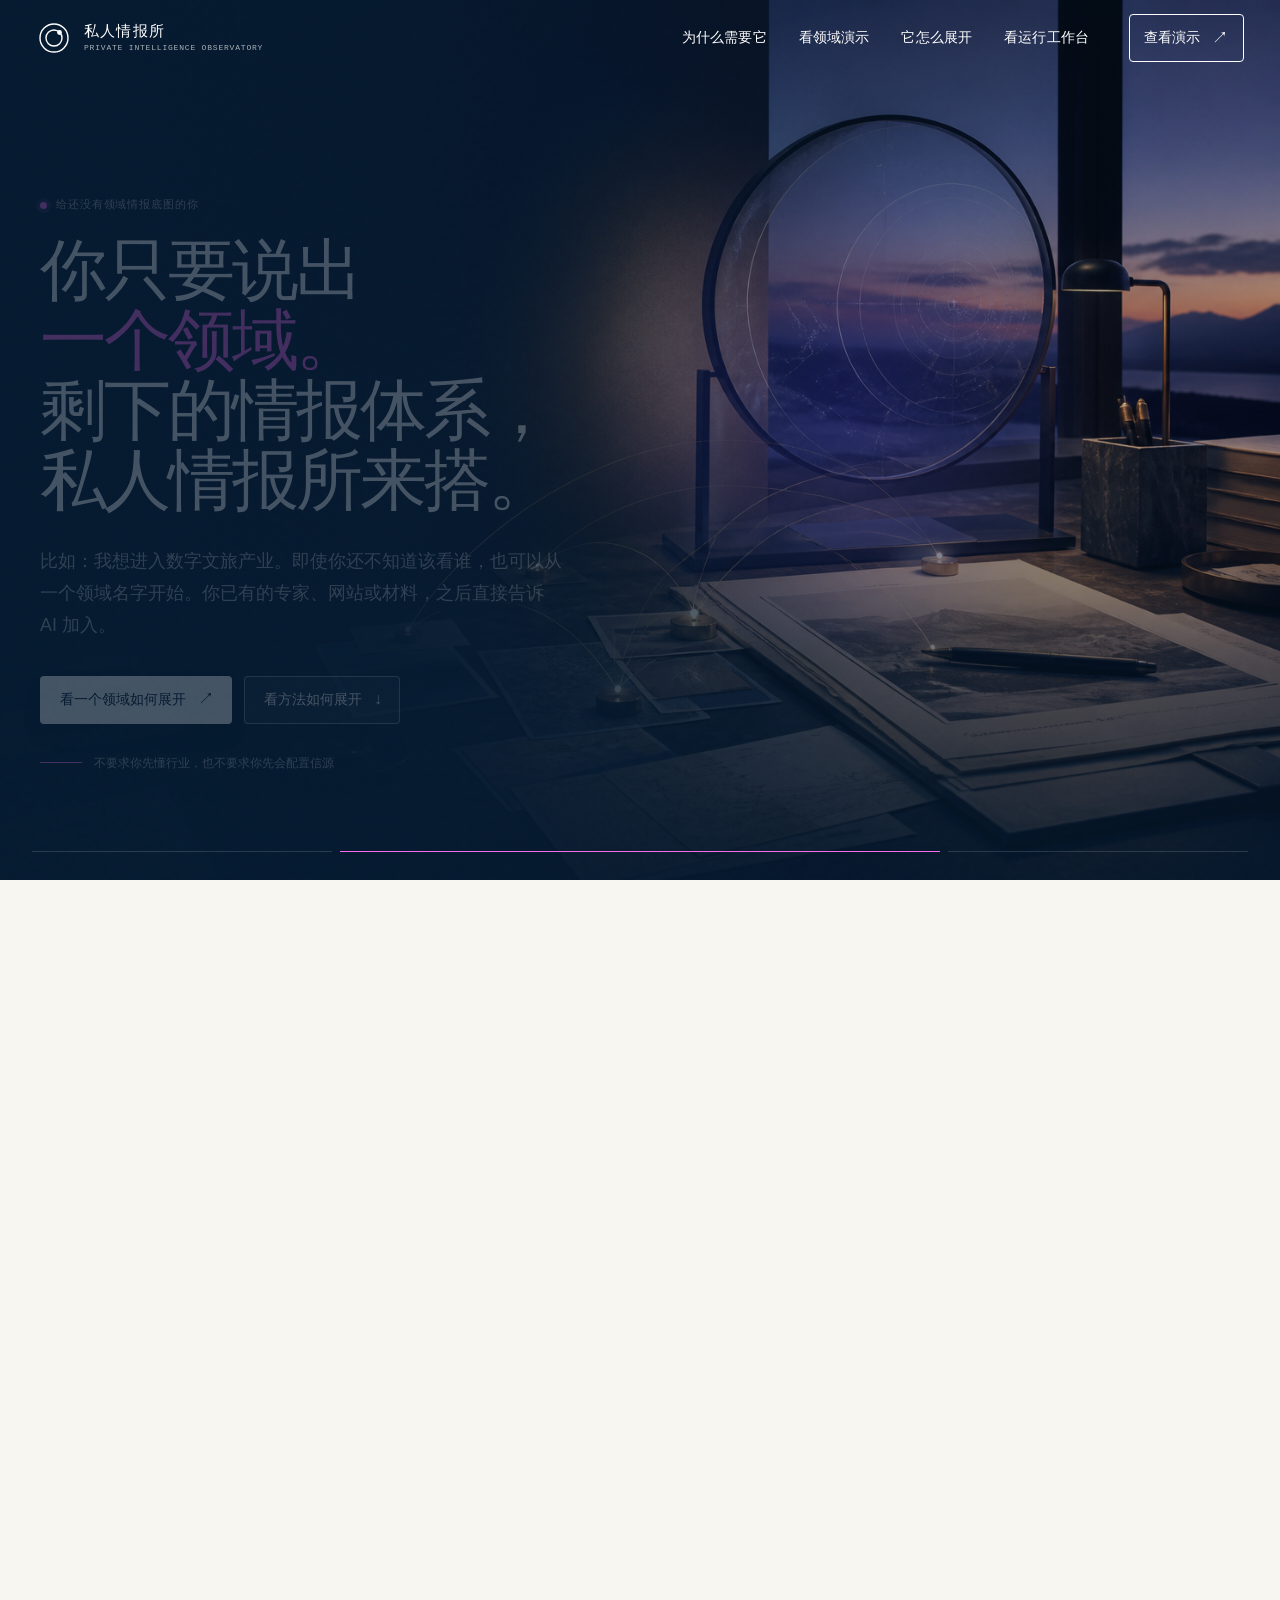
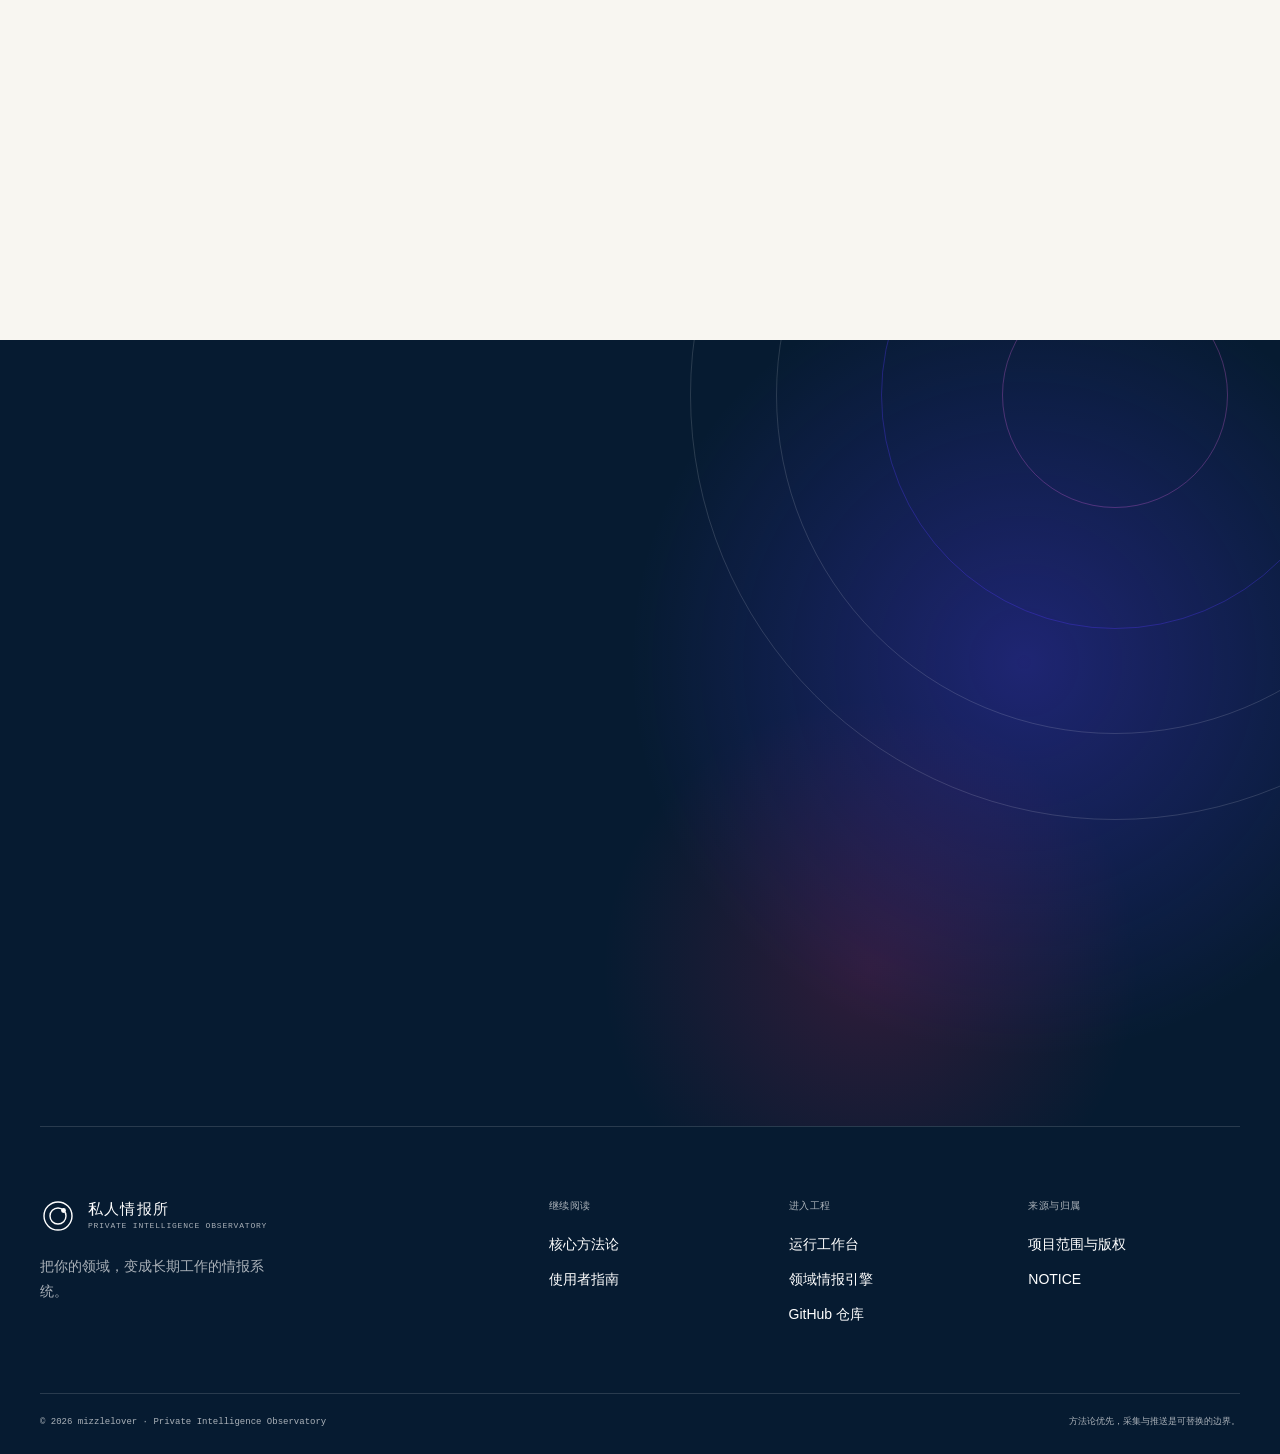
<file: index.html>
<!doctype html>
<html lang="zh-CN">
  <head>
    <meta charset="utf-8" />
    <meta name="viewport" content="width=device-width, initial-scale=1" />
    <meta http-equiv="refresh" content="0; url=./demo/" />
    <link rel="canonical" href="https://mizzlelover.github.io/private-intelligence-observatory/demo/" />
    <link rel="icon" href="data:," />
    <title>私人情报所｜从一个领域开始建立情报知识域</title>
    <meta name="description" content="给我一个领域，私人情报所帮你把这个领域应有的知识体系与情报体系搭起来，再持续更新和推送。" />
    <style>
      :root {
        --fallback-ink: #061B31;
        --fallback-white: #FFFFFF;
        --fallback-white-66: rgb(255 255 255 / 66%);
        --fallback-min-height: 100vh;
        --fallback-content-max-width: 640px;
        --fallback-page-gutter: 48px;
        --fallback-body-size: 16px;
        --fallback-body-line-height: 1.7;
        --fallback-link-margin-top: 12px;
        --fallback-link-padding: 12px 18px;
        --fallback-link-radius: 4px;
        --fallback-font: -apple-system, BlinkMacSystemFont, "PingFang SC", "Microsoft YaHei", sans-serif;
        color-scheme: dark;
      }

      body {
        min-height: var(--fallback-min-height);
        margin: 0;
        display: grid;
        place-items: center;
        color: var(--fallback-white);
        background: var(--fallback-ink);
        font: var(--fallback-body-size) / var(--fallback-body-line-height) var(--fallback-font);
      }

      main {
        width: min(var(--fallback-content-max-width), calc(100% - var(--fallback-page-gutter)));
      }

      p {
        color: var(--fallback-white-66);
      }

      a {
        display: inline-block;
        margin-top: var(--fallback-link-margin-top);
        padding: var(--fallback-link-padding);
        color: var(--fallback-ink);
        background: var(--fallback-white);
        text-decoration: none;
        border-radius: var(--fallback-link-radius);
      }
    </style>
  </head>
  <body>
    <main>
      <p>PRIVATE INTELLIGENCE OBSERVATORY</p>
      <h1>私人情报所</h1>
      <p>正在进入面向领域使用者的情报体系演示站。给出一个行业、产业或知识域，私人情报所从一个领域开始，帮你把知识体系与情报体系搭起来。</p>
      <a href="./demo/">进入演示站 <span aria-hidden="true">↗</span></a>
    </main>
  </body>
</html>
</file>
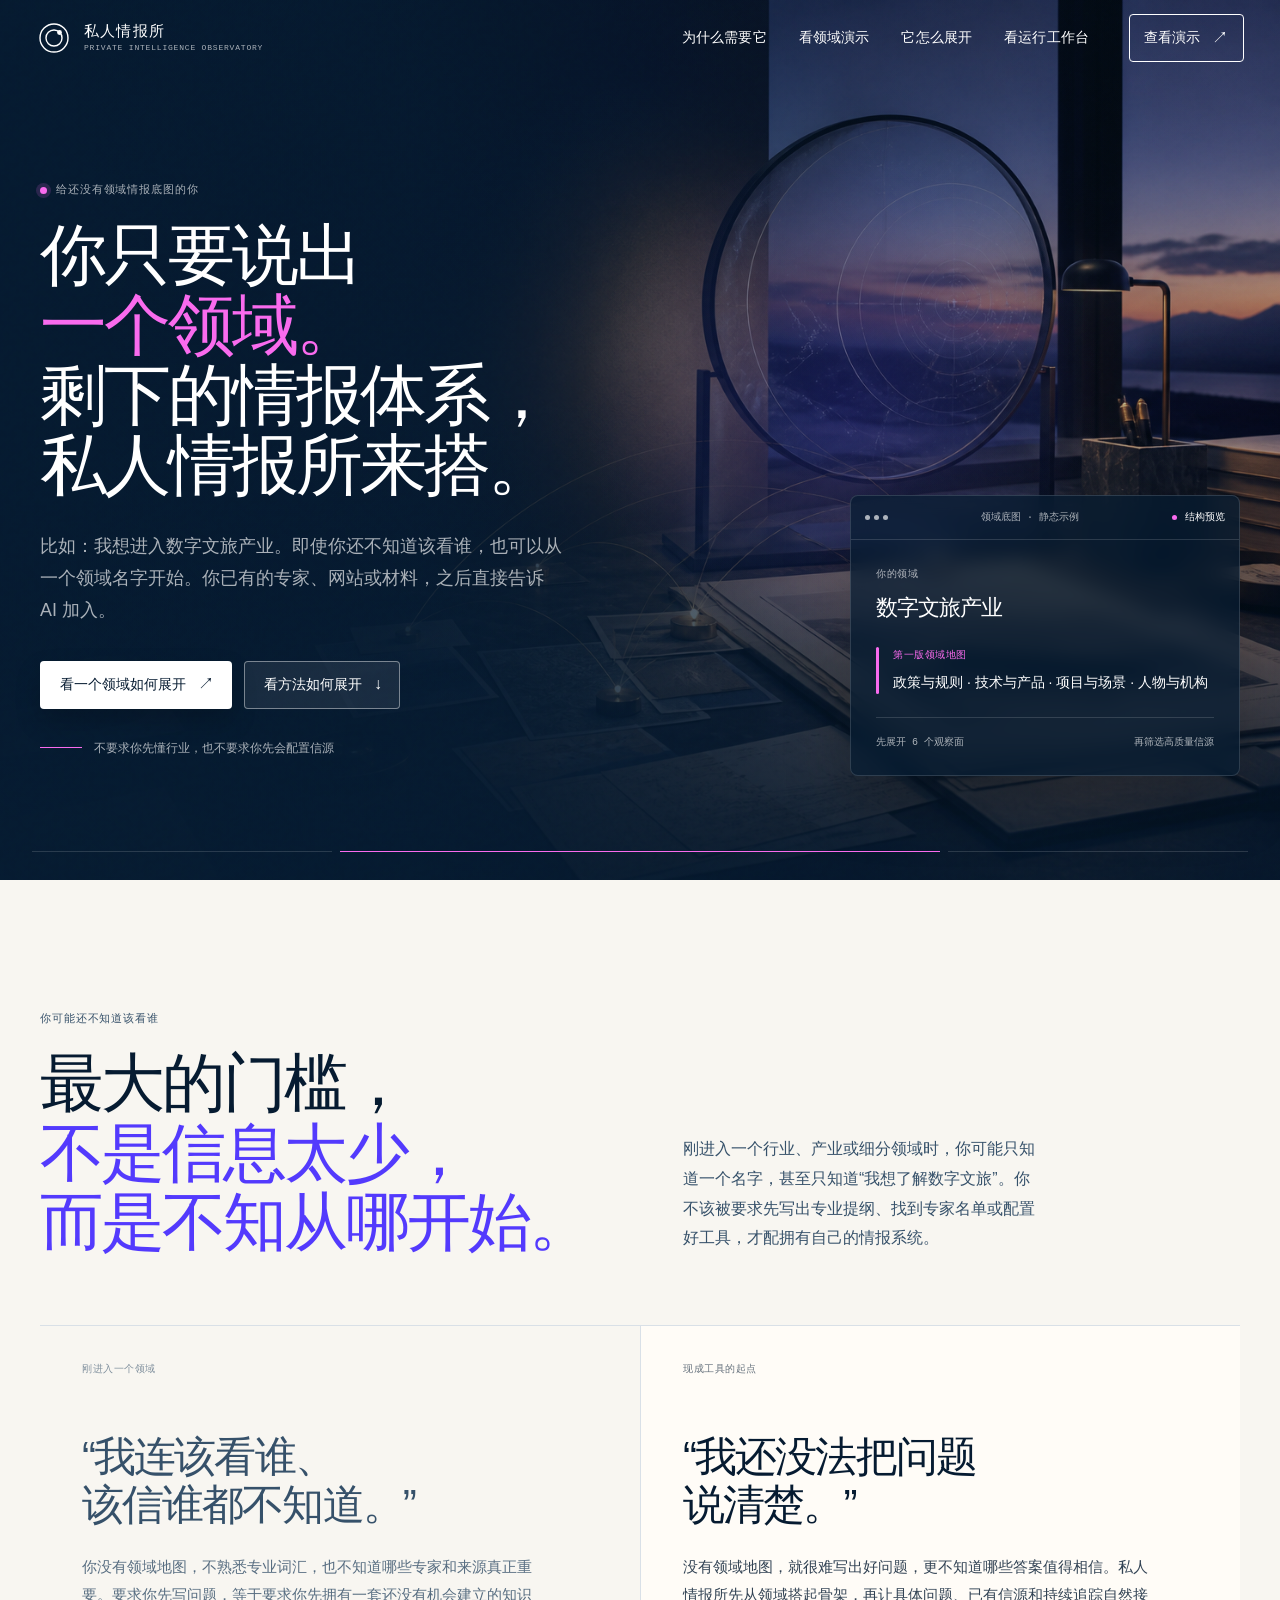
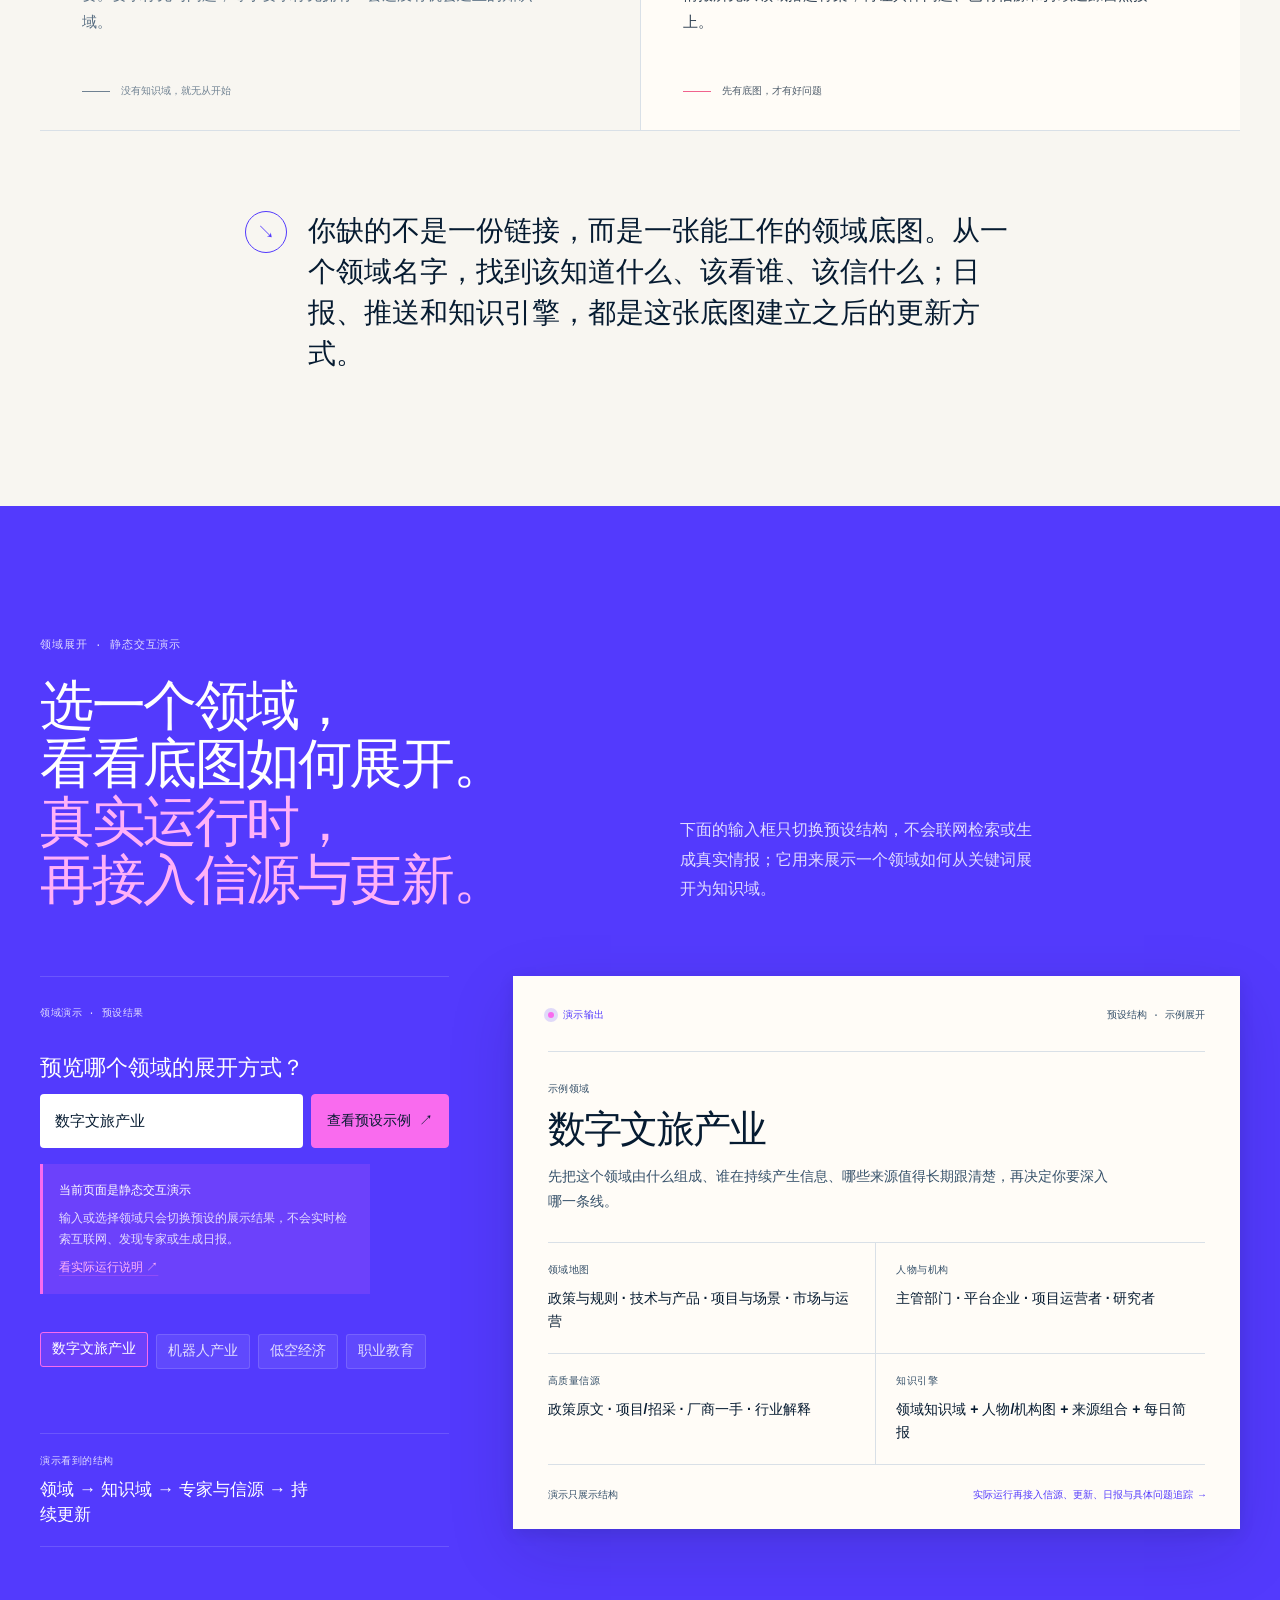
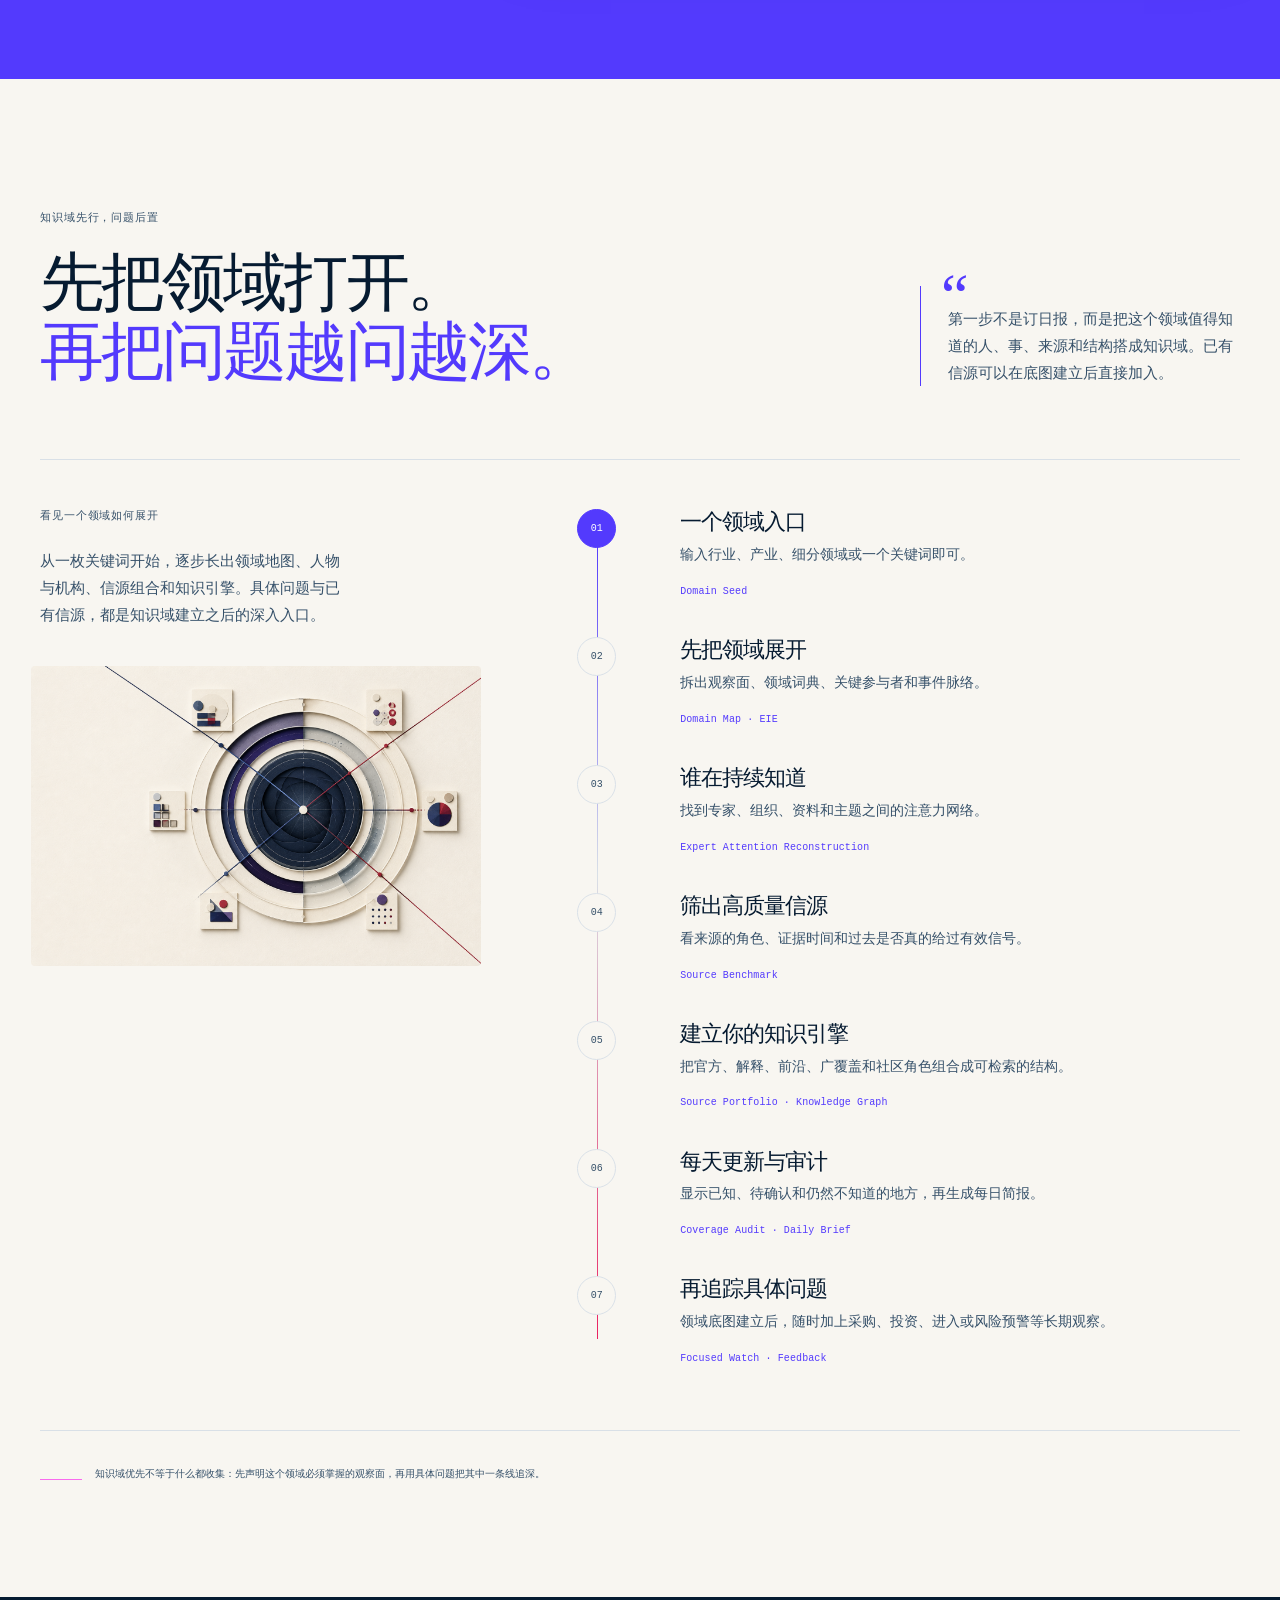
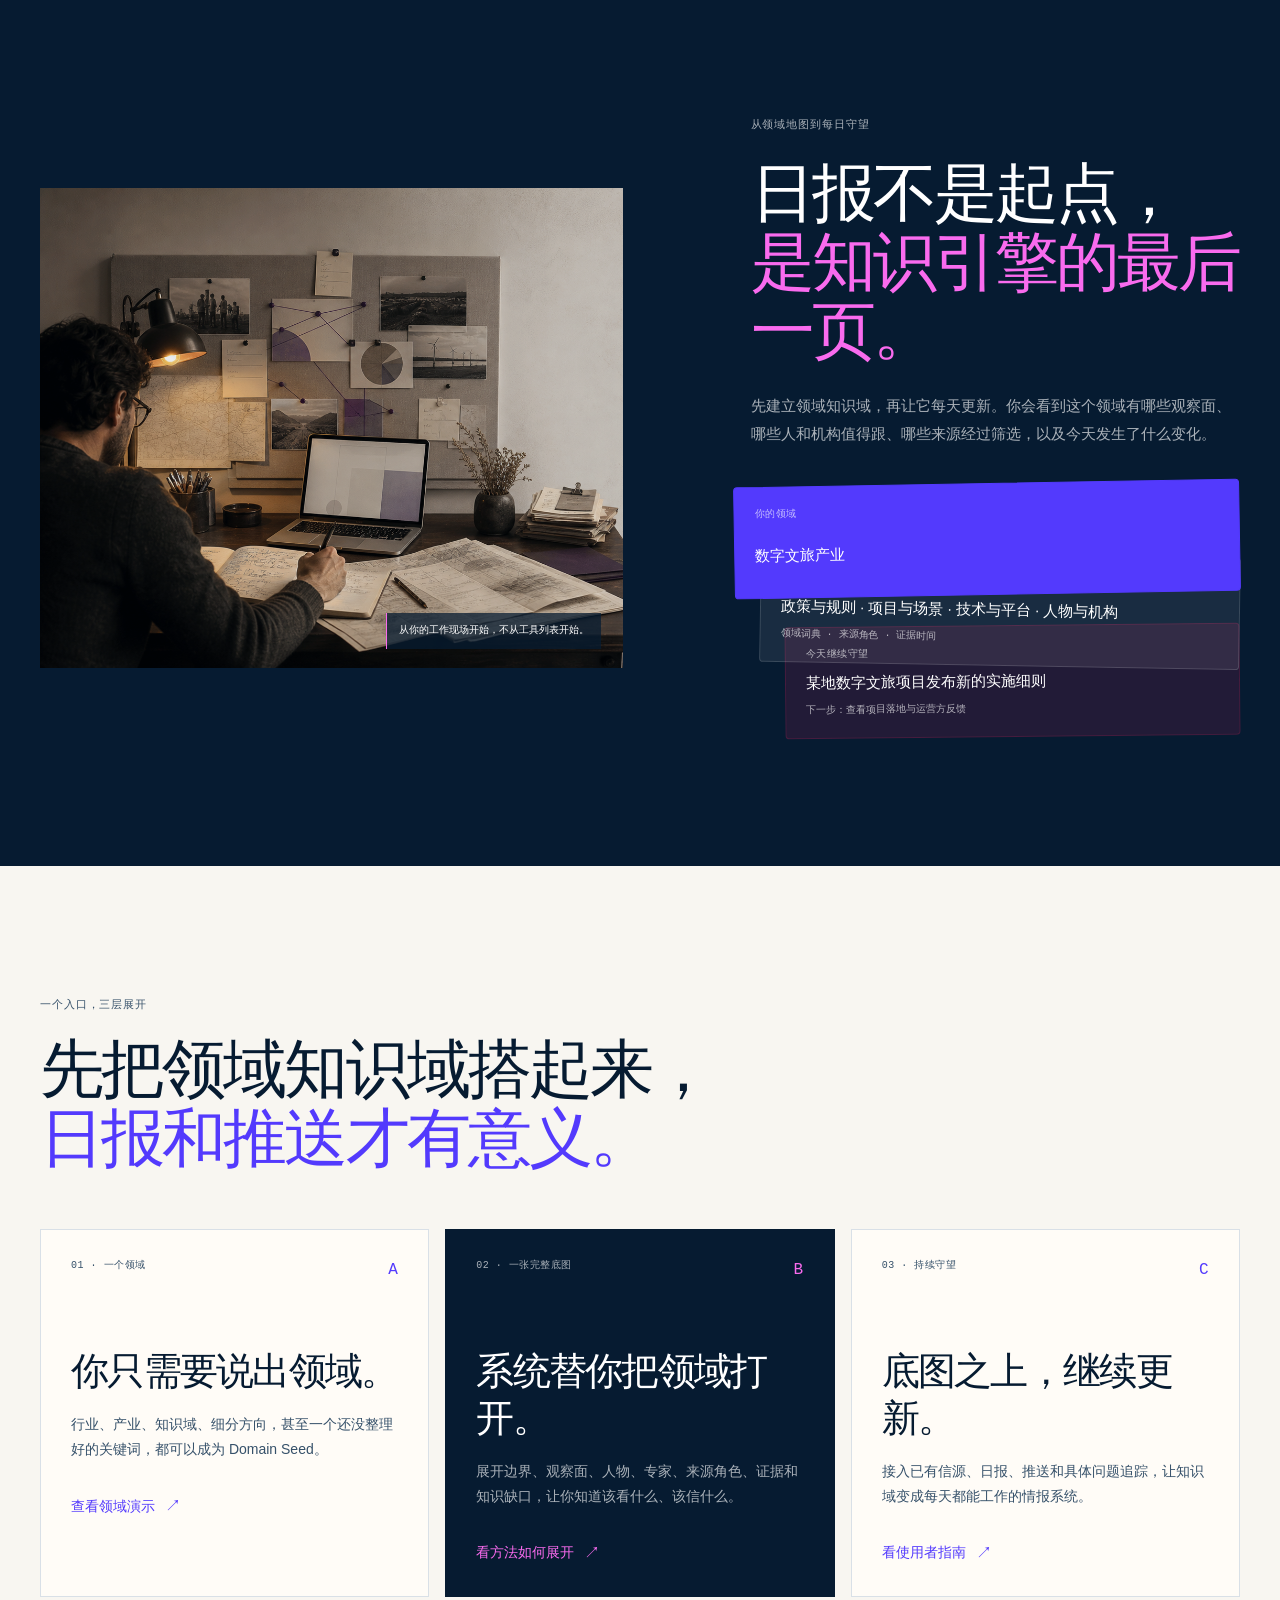
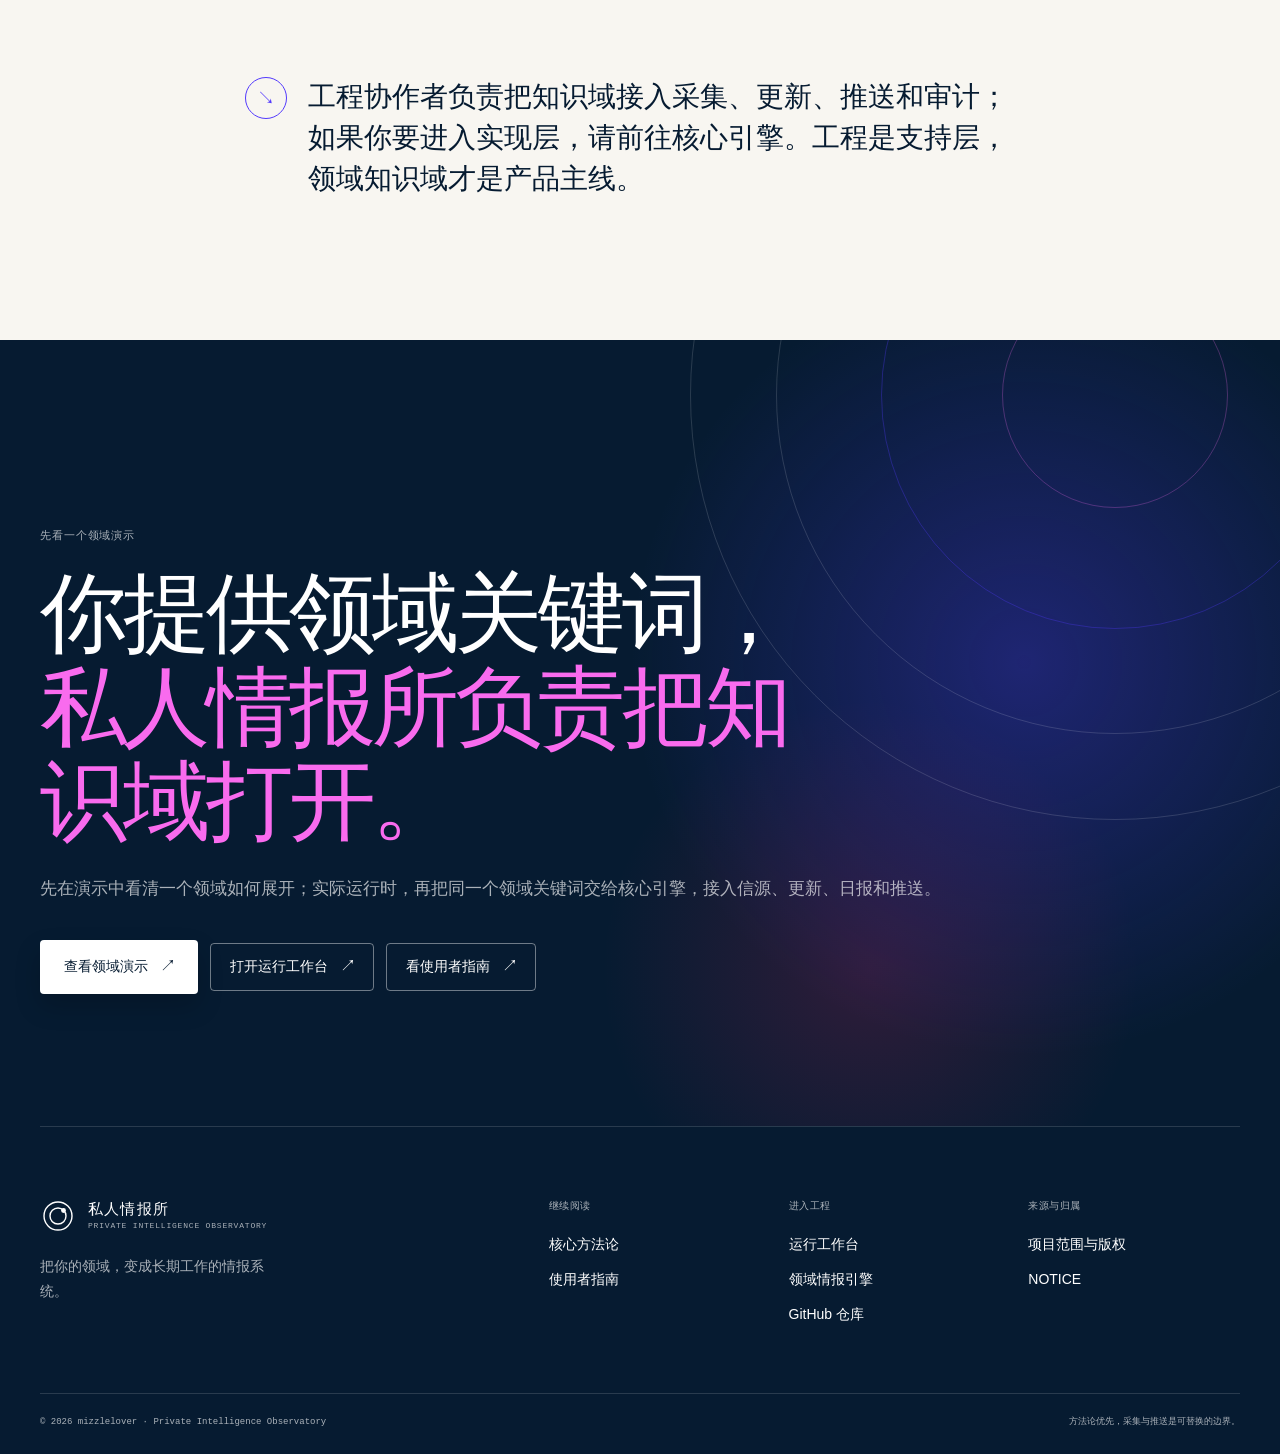
<file: demo/index.html>
<!doctype html>
<html lang="zh-CN">
  <head>
    <meta charset="utf-8" />
    <meta name="viewport" content="width=device-width, initial-scale=1" />
    <meta name="theme-color" content="#061B31" />
    <meta
      name="description"
      content="私人情报所：给我一个领域，帮我把这个领域应有的知识体系与情报体系搭起来，再持续更新。"
    />
    <link rel="canonical" href="https://mizzlelover.github.io/private-intelligence-observatory/demo/" />
    <link rel="icon" href="data:," />
    <meta property="og:type" content="website" />
    <meta property="og:locale" content="zh_CN" />
    <meta property="og:title" content="私人情报所｜从一个领域开始建立情报知识域" />
    <meta
      property="og:description"
      content="你不必先知道该看谁。私人情报所从一个领域关键词开始，帮你建立领域知识域、找到专家与信源，再生成可持续更新的日报与推送。"
    />
    <meta property="og:image" content="https://mizzlelover.github.io/private-intelligence-observatory/demo/assets/observatory-hero.png" />
    <meta property="og:url" content="https://mizzlelover.github.io/private-intelligence-observatory/demo/" />
    <title>私人情报所｜从一个领域开始建立情报知识域</title>
    <link rel="stylesheet" href="styles.css" />
    <script type="application/ld+json">
      {
        "@context": "https://schema.org",
        "@type": "SoftwareApplication",
        "name": "私人情报所",
        "alternateName": "Private Intelligence Observatory",
        "applicationCategory": "ResearchApplication",
        "operatingSystem": "Web",
        "description": "给出一个领域，用 AI 建立这个领域的知识体系、情报体系、知识引擎和持续更新机制。",
        "url": "https://mizzlelover.github.io/private-intelligence-observatory/demo/",
        "isAccessibleForFree": true,
        "codeRepository": "https://github.com/mizzlelover/private-intelligence-observatory"
      }
    </script>
  </head>
  <body>
    <div class="site-shell">
      <header class="site-nav" data-nav>
        <a class="brand" href="#top" aria-label="私人情报所，回到顶部">
          <span class="brand-mark" aria-hidden="true">
            <svg viewBox="0 0 36 36" role="img">
              <circle cx="18" cy="18" r="14" fill="none" stroke="currentColor" stroke-width="1.4" />
              <circle cx="18" cy="18" r="8" fill="none" stroke="currentColor" stroke-width="1.4" />
              <circle cx="23.5" cy="12.5" r="2.4" fill="currentColor" />
            </svg>
          </span>
          <span class="brand-copy">
            <strong>私人情报所</strong>
            <small>PRIVATE INTELLIGENCE OBSERVATORY</small>
          </span>
        </a>
        <nav class="nav-links" aria-label="主要导航">
          <a href="#problem">为什么需要它</a>
          <a href="#domain-entry">看领域演示</a>
          <a href="#method">它怎么展开</a>
          <a href="workbench.html">看运行工作台</a>
        </nav>
        <a class="nav-cta" href="#start">查看演示 <span aria-hidden="true">↗</span></a>
      </header>

      <main id="top">
        <section class="hero" aria-labelledby="hero-title">
          <div class="hero-backdrop" aria-hidden="true"></div>
          <div class="hero-grain" aria-hidden="true"></div>
          <div class="hero-inner section-width">
            <div class="hero-copy reveal">
              <p class="eyebrow eyebrow-light"><span class="eyebrow-dot"></span>给还没有领域情报底图的你</p>
              <h1 id="hero-title">
                你只要说出<br />
                <span>一个领域。</span><br />
                剩下的情报体系，<br />
                私人情报所来搭。
              </h1>
              <p class="hero-lede">
                比如：我想进入数字文旅产业。即使你还不知道该看谁，也可以从一个领域名字开始。你已有的专家、网站或材料，之后直接告诉 AI 加入。
              </p>
              <div class="hero-actions">
                <a class="button button-primary" href="#domain-entry">看一个领域如何展开 <span aria-hidden="true">↗</span></a>
                <a class="button button-quiet" href="#method">看方法如何展开 <span aria-hidden="true">↓</span></a>
              </div>
              <div class="hero-note">
                <span class="note-line" aria-hidden="true"></span>
                不要求你先懂行业，也不要求你先会配置信源
              </div>
            </div>

            <aside class="hero-brief reveal reveal-delay" aria-label="私人情报简报示例">
              <div class="brief-window-bar">
                <span class="window-dots" aria-hidden="true"><i></i><i></i><i></i></span>
                <span>领域底图 · 静态示例</span>
                <span class="brief-status"><span></span>结构预览</span>
              </div>
              <div class="hero-brief-body">
                <p class="brief-kicker">你的领域</p>
                <h2>数字文旅产业</h2>
                <div class="brief-signal">
                  <span class="signal-rail" aria-hidden="true"></span>
                  <div>
                    <span class="signal-label">第一版领域地图</span>
                    <p>政策与规则 · 技术与产品 · 项目与场景 · 人物与机构</p>
                  </div>
                </div>
                <div class="brief-meta">
                  <span>先展开 6 个观察面</span>
                  <span>再筛选高质量信源</span>
                </div>
              </div>
            </aside>
          </div>
          <div class="hero-rail" aria-hidden="true"><span></span><span></span><span></span></div>
        </section>

        <section class="section section-paper problem-section" id="problem" aria-labelledby="problem-title">
          <div class="section-width">
            <div class="section-heading split-heading reveal">
              <div>
                <p class="eyebrow">你可能还不知道该看谁</p>
                <h2 id="problem-title">最大的门槛，<br /><em>不是信息太少，<br />而是不知从哪开始。</em></h2>
              </div>
              <p class="section-deck">
                刚进入一个行业、产业或细分领域时，你可能只知道一个名字，甚至只知道“我想了解数字文旅”。你不该被要求先写出专业提纲、找到专家名单或配置好工具，才配拥有自己的情报系统。
              </p>
            </div>

            <div class="tension-grid reveal">
              <article class="tension-panel tension-muted">
                <p class="panel-index">刚进入一个领域</p>
                <h3>“我连该看谁、<br />该信谁都不知道。”</h3>
                <p>你没有领域地图，不熟悉专业词汇，也不知道哪些专家和来源真正重要。要求你先写问题，等于要求你先拥有一套还没有机会建立的知识域。</p>
                <div class="panel-footer"><span class="line-mark" aria-hidden="true"></span><span>没有知识域，就无从开始</span></div>
              </article>
              <article class="tension-panel tension-active">
                <p class="panel-index">现成工具的起点</p>
                <h3>“我还没法把问题<br />说清楚。”</h3>
                <p>没有领域地图，就很难写出好问题，更不知道哪些答案值得相信。私人情报所先从领域搭起骨架，再让具体问题、已有信源和持续追踪自然接上。</p>
                <div class="panel-footer"><span class="line-mark line-mark-bright" aria-hidden="true"></span><span>先有底图，才有好问题</span></div>
              </article>
            </div>

            <div class="statement-band reveal">
              <span class="statement-mark" aria-hidden="true">↘</span>
              <p><strong>你缺的不是一份链接，而是一张能工作的领域底图。</strong>从一个领域名字，找到该知道什么、该看谁、该信什么；日报、推送和知识引擎，都是这张底图建立之后的更新方式。</p>
            </div>
          </div>
        </section>

        <section class="section section-violet domain-section domain-entry-section" id="domain-entry" aria-labelledby="domain-entry-title">
          <div class="section-width">
            <div class="section-heading domain-heading reveal">
              <div>
                <p class="eyebrow eyebrow-light">领域展开 · 静态交互演示</p>
                <h2 id="domain-entry-title"><span class="domain-heading-line">选一个领域，<br />看看底图如何展开。</span><span class="domain-heading-line domain-heading-line-accent">真实运行时，<br />再接入信源与更新。</span></h2>
              </div>
              <p class="section-deck section-deck-light">下面的输入框只切换预设结构，不会联网检索或生成真实情报；它用来展示一个领域如何从关键词展开为知识域。</p>
            </div>

            <div class="domain-layout domain-entry-layout reveal">
              <div class="domain-entry-form" aria-label="领域静态演示">
                <p class="domain-form-kicker">领域演示 · 预设结果</p>
                <label for="domain-input">预览哪个领域的展开方式？</label>
                <div class="domain-input-row">
                  <input class="domain-input" id="domain-input" name="domain" type="text" value="数字文旅产业" autocomplete="off" spellcheck="false" aria-describedby="domain-demo-boundary" />
                  <button class="domain-build" id="domain-build" type="button">查看预设示例 <span aria-hidden="true">↗</span></button>
                </div>
                <div class="domain-demo-boundary" id="domain-demo-boundary" role="note">
                  <strong>当前页面是静态交互演示</strong>
                  <p>输入或选择领域只会切换预设的展示结果，不会实时检索互联网、发现专家或生成日报。</p>
                  <a href="reading.html#engine">看实际运行说明 <span aria-hidden="true">↗</span></a>
                </div>
                <div class="domain-suggestions" aria-label="示例领域">
                  <button class="domain-suggestion is-active" type="button" data-domain-key="digital-tourism">数字文旅产业</button>
                  <button class="domain-suggestion" type="button" data-domain-key="robotics">机器人产业</button>
                  <button class="domain-suggestion" type="button" data-domain-key="low-altitude">低空经济</button>
                  <button class="domain-suggestion" type="button" data-domain-key="education">职业教育</button>
                </div>
                <div class="domain-promise">
                  <span>演示看到的结构</span>
                  <strong>领域 → 知识域 → 专家与信源 → 持续更新</strong>
                </div>
              </div>

              <article class="domain-panel" id="domain-panel" role="region" aria-live="polite" aria-labelledby="domain-entry-title">
                <div class="domain-panel-top">
                  <span class="live-chip"><span></span>演示输出</span>
                  <span class="panel-date">预设结构 · 示例展开</span>
                </div>
                <p class="domain-panel-label">示例领域</p>
                <h3 class="domain-panel-title" data-field="name">数字文旅产业</h3>
                <p class="domain-summary" data-field="summary">先把这个领域由什么组成、谁在持续产生信息、哪些来源值得长期跟清楚，再决定你要深入哪一条线。</p>
                <div class="domain-result-grid">
                  <div class="domain-result"><span>领域地图</span><strong data-field="map">政策与规则 · 技术与产品 · 项目与场景 · 市场与运营</strong></div>
                  <div class="domain-result"><span>人物与机构</span><strong data-field="people">主管部门 · 平台企业 · 项目运营者 · 研究者</strong></div>
                  <div class="domain-result"><span>高质量信源</span><strong data-field="sources">政策原文 · 项目/招采 · 厂商一手 · 行业解释</strong></div>
                  <div class="domain-result"><span>知识引擎</span><strong data-field="engine">领域知识域 + 人物/机构图 + 来源组合 + 每日简报</strong></div>
                </div>
                <div class="domain-panel-footer"><span>演示只展示结构</span><strong data-field="next">实际运行再接入信源、更新、日报与具体问题追踪 <span aria-hidden="true">→</span></strong></div>
              </article>
            </div>
          </div>
        </section>

        <section class="section section-paper method-section" id="method" aria-labelledby="method-title">
          <div class="section-width">
            <div class="method-intro reveal">
              <div>
                <p class="eyebrow">知识域先行，问题后置</p>
                <h2 id="method-title">先把领域打开。<br /><em>再把问题越问越深。</em></h2>
              </div>
              <div class="method-quote"><span class="quote-mark">“</span><p>第一步不是订日报，而是把这个领域值得知道的人、事、来源和结构搭成知识域。已有信源可以在底图建立后直接加入。</p></div>
            </div>

            <div class="method-visual reveal">
              <div class="method-visual-copy">
                <p class="eyebrow">看见一个领域如何展开</p>
                <p>从一枚关键词开始，逐步长出领域地图、人物与机构、信源组合和知识引擎。具体问题与已有信源，都是知识域建立之后的深入入口。</p>
                <img src="assets/aperture-map.png" alt="同心孔径与六条信号线汇聚到中央判断点的抽象方法图" loading="lazy" />
              </div>
              <div class="method-spine" aria-label="私人情报所七步方法">
                <span class="spine-line" aria-hidden="true"></span>
                <article class="method-step is-focus">
                  <span class="step-node">01</span>
                  <div><h3>一个领域入口</h3><p>输入行业、产业、细分领域或一个关键词即可。</p><small>Domain Seed</small></div>
                </article>
                <article class="method-step">
                  <span class="step-node">02</span>
                  <div><h3>先把领域展开</h3><p>拆出观察面、领域词典、关键参与者和事件脉络。</p><small>Domain Map · EIE</small></div>
                </article>
                <article class="method-step">
                  <span class="step-node">03</span>
                  <div><h3>谁在持续知道</h3><p>找到专家、组织、资料和主题之间的注意力网络。</p><small>Expert Attention Reconstruction</small></div>
                </article>
                <article class="method-step">
                  <span class="step-node">04</span>
                  <div><h3>筛出高质量信源</h3><p>看来源的角色、证据时间和过去是否真的给过有效信号。</p><small>Source Benchmark</small></div>
                </article>
                <article class="method-step">
                  <span class="step-node">05</span>
                  <div><h3>建立你的知识引擎</h3><p>把官方、解释、前沿、广覆盖和社区角色组合成可检索的结构。</p><small>Source Portfolio · Knowledge Graph</small></div>
                </article>
                <article class="method-step">
                  <span class="step-node">06</span>
                  <div><h3>每天更新与审计</h3><p>显示已知、待确认和仍然不知道的地方，再生成每日简报。</p><small>Coverage Audit · Daily Brief</small></div>
                </article>
                <article class="method-step">
                  <span class="step-node">07</span>
                  <div><h3>再追踪具体问题</h3><p>领域底图建立后，随时加上采购、投资、进入或风险预警等长期观察。</p><small>Focused Watch · Feedback</small></div>
                </article>
              </div>
            </div>

            <div class="method-footnote reveal"><span class="footnote-line" aria-hidden="true"></span><p>知识域优先不等于什么都收集：先声明这个领域必须掌握的观察面，再用具体问题把其中一条线追深。</p></div>
          </div>
        </section>

        <section class="section section-ink brief-section" aria-labelledby="brief-title">
          <div class="section-width brief-layout">
            <div class="brief-image-wrap reveal">
              <img src="assets/field-notes.png" alt="专业从业者在地图、笔记和证据卡片前整理自己的观察" loading="lazy" />
              <span class="image-caption">从你的工作现场开始，不从工具列表开始。</span>
            </div>
            <div class="brief-copy reveal reveal-delay">
              <p class="eyebrow eyebrow-light">从领域地图到每日守望</p>
              <h2 id="brief-title">日报不是起点，<br /><span>是知识引擎的最后一页。</span></h2>
              <p>先建立领域知识域，再让它每天更新。你会看到这个领域有哪些观察面、哪些人和机构值得跟、哪些来源经过筛选，以及今天发生了什么变化。</p>
              <div class="brief-stack" aria-label="一条情报简报的结构">
                <div class="stack-card stack-question"><span>你的领域</span><strong>数字文旅产业</strong></div>
                <div class="stack-card stack-signal"><span>已经建立的领域知识域</span><strong>政策与规则 · 项目与场景 · 技术与平台 · 人物与机构</strong><small>领域词典 · 来源角色 · 证据时间</small></div>
                <div class="stack-card stack-gap"><span>今天继续守望</span><strong>某地数字文旅项目发布新的实施细则</strong><small>下一步：查看项目落地与运营方反馈</small></div>
              </div>
            </div>
          </div>
        </section>

        <section class="section section-paper entrance-section" aria-labelledby="entrance-title">
          <div class="section-width">
            <div class="section-heading reveal">
              <p class="eyebrow">一个入口，三层展开</p>
              <h2 id="entrance-title">先把领域知识域搭起来，<br /><em>日报和推送才有意义。</em></h2>
            </div>
            <div class="entrance-grid reveal">
              <article class="entrance-panel entrance-user">
                <div class="entrance-top"><span>01 · 一个领域</span><span class="entrance-number">A</span></div>
                <h3>你只需要说出领域。</h3>
                <p>行业、产业、知识域、细分方向，甚至一个还没整理好的关键词，都可以成为 Domain Seed。</p>
                <a href="#domain-entry">查看领域演示 <span aria-hidden="true">↗</span></a>
              </article>
              <article class="entrance-panel entrance-core">
                <div class="entrance-top"><span>02 · 一张完整底图</span><span class="entrance-number">B</span></div>
                <h3>系统替你把领域打开。</h3>
                <p>展开边界、观察面、人物、专家、来源角色、证据和知识缺口，让你知道该看什么、该信什么。</p>
                <a href="reading.html#method">看方法如何展开 <span aria-hidden="true">↗</span></a>
              </article>
              <article class="entrance-panel entrance-watch">
                <div class="entrance-top"><span>03 · 持续守望</span><span class="entrance-number">C</span></div>
                <h3>底图之上，继续更新。</h3>
                <p>接入已有信源、日报、推送和具体问题追踪，让知识域变成每天都能工作的情报系统。</p>
                <a href="reading.html#guide">看使用者指南 <span aria-hidden="true">↗</span></a>
              </article>
            </div>
            <div class="statement-band reveal"><span class="statement-mark" aria-hidden="true">↘</span><p>工程协作者负责把知识域接入采集、更新、推送和审计；如果你要进入实现层，请前往<a href="reading.html#engine">核心引擎</a>。工程是支持层，领域知识域才是产品主线。</p></div>
          </div>
        </section>

        <section class="section cta-section" id="start" aria-labelledby="start-title">
          <div class="cta-orbit" aria-hidden="true"><span></span><span></span><span></span></div>
          <div class="section-width cta-inner reveal">
            <p class="eyebrow eyebrow-light">先看一个领域演示</p>
            <h2 id="start-title">你提供领域关键词，<br /><span>私人情报所负责把知识域打开。</span></h2>
            <p>先在演示中看清一个领域如何展开；实际运行时，再把同一个领域关键词交给核心引擎，接入信源、更新、日报和推送。</p>
            <div class="cta-actions">
              <a class="button button-primary button-large" href="#domain-entry">查看领域演示 <span aria-hidden="true">↗</span></a>
              <a class="button button-outline" href="workbench.html">打开运行工作台 <span aria-hidden="true">↗</span></a>
              <a class="button button-outline" href="reading.html#guide">看使用者指南 <span aria-hidden="true">↗</span></a>
            </div>
          </div>
        </section>
      </main>

      <footer class="site-footer">
        <div class="section-width footer-grid">
          <div class="footer-brand"><a class="brand" href="#top"><span class="brand-mark" aria-hidden="true"><svg viewBox="0 0 36 36"><circle cx="18" cy="18" r="14" fill="none" stroke="currentColor" stroke-width="1.4" /><circle cx="18" cy="18" r="8" fill="none" stroke="currentColor" stroke-width="1.4" /><circle cx="23.5" cy="12.5" r="2.4" fill="currentColor" /></svg></span><span class="brand-copy"><strong>私人情报所</strong><small>PRIVATE INTELLIGENCE OBSERVATORY</small></span></a><p>把你的领域，变成长期工作的情报系统。</p></div>
          <div class="footer-links"><div><span>继续阅读</span><a href="reading.html#method">核心方法论</a><a href="reading.html#guide">使用者指南</a></div><div><span>进入工程</span><a href="workbench.html">运行工作台</a><a href="reading.html#engine">领域情报引擎</a><a href="https://github.com/mizzlelover/private-intelligence-observatory">GitHub 仓库</a></div><div><span>来源与归属</span><a href="reading.html#attribution">项目范围与版权</a><a href="reading.html#notice">NOTICE</a></div></div>
        </div>
        <div class="section-width footer-bottom"><span>© 2026 mizzlelover · Private Intelligence Observatory</span><span>方法论优先，采集与推送是可替换的边界。</span></div>
      </footer>
    </div>
    <noscript><div class="noscript-note">本演示站的预设领域切换需要启用 JavaScript；方法论、使用指南和工程入口仍可直接阅读。</div></noscript>
    <script src="app.js" defer></script>
  </body>
</html>
</file>
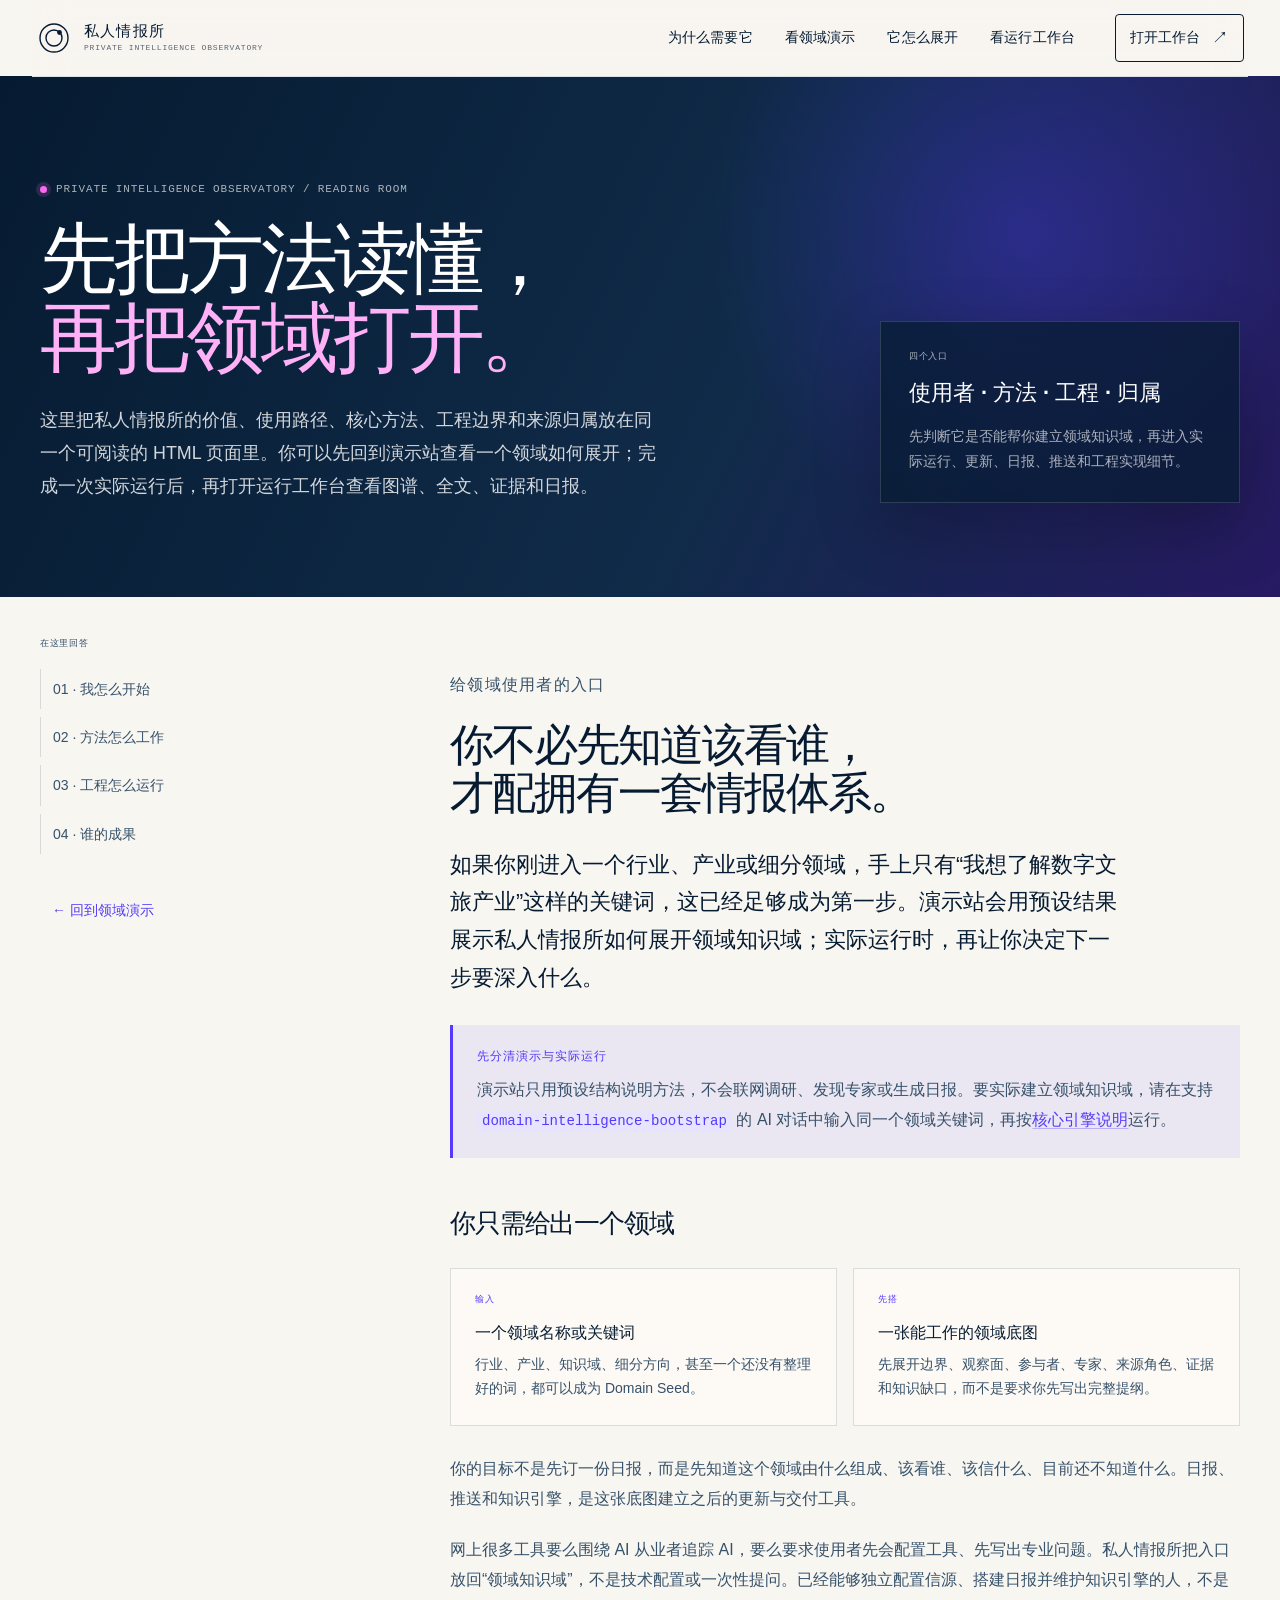
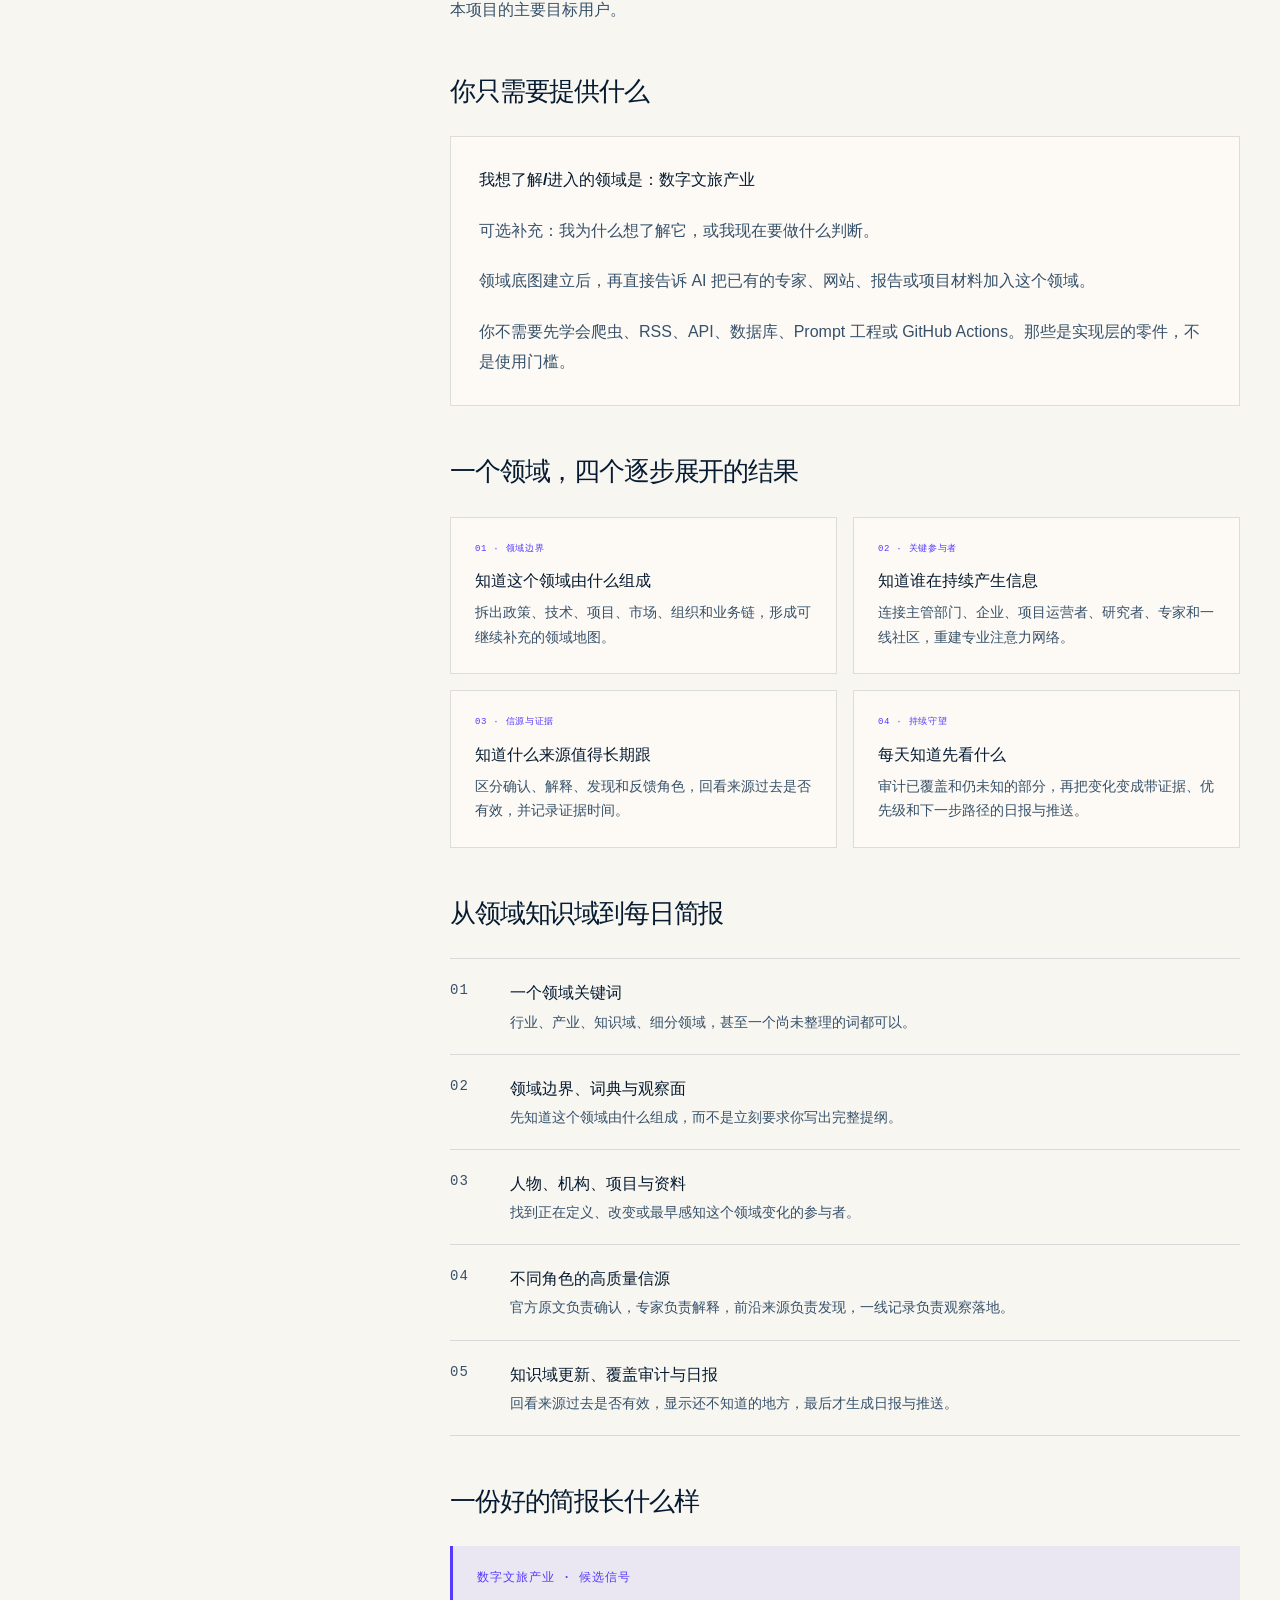
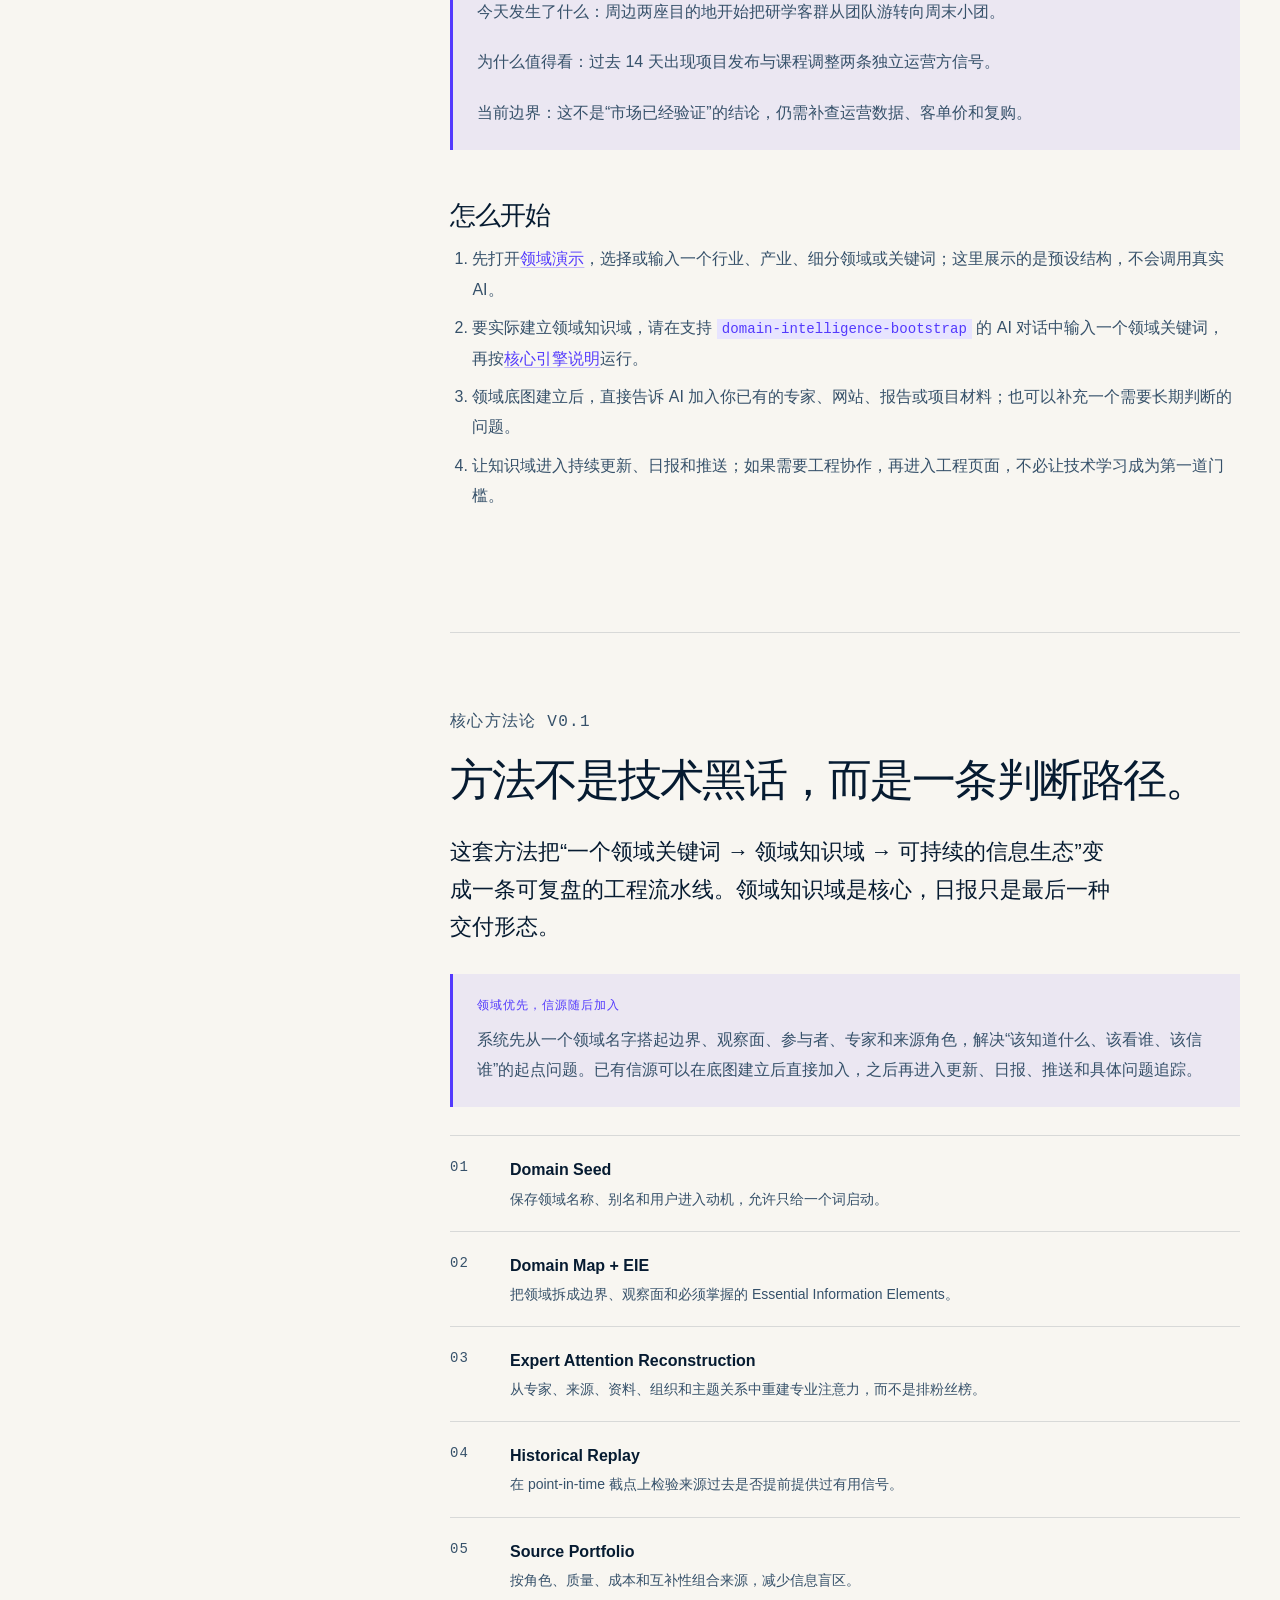
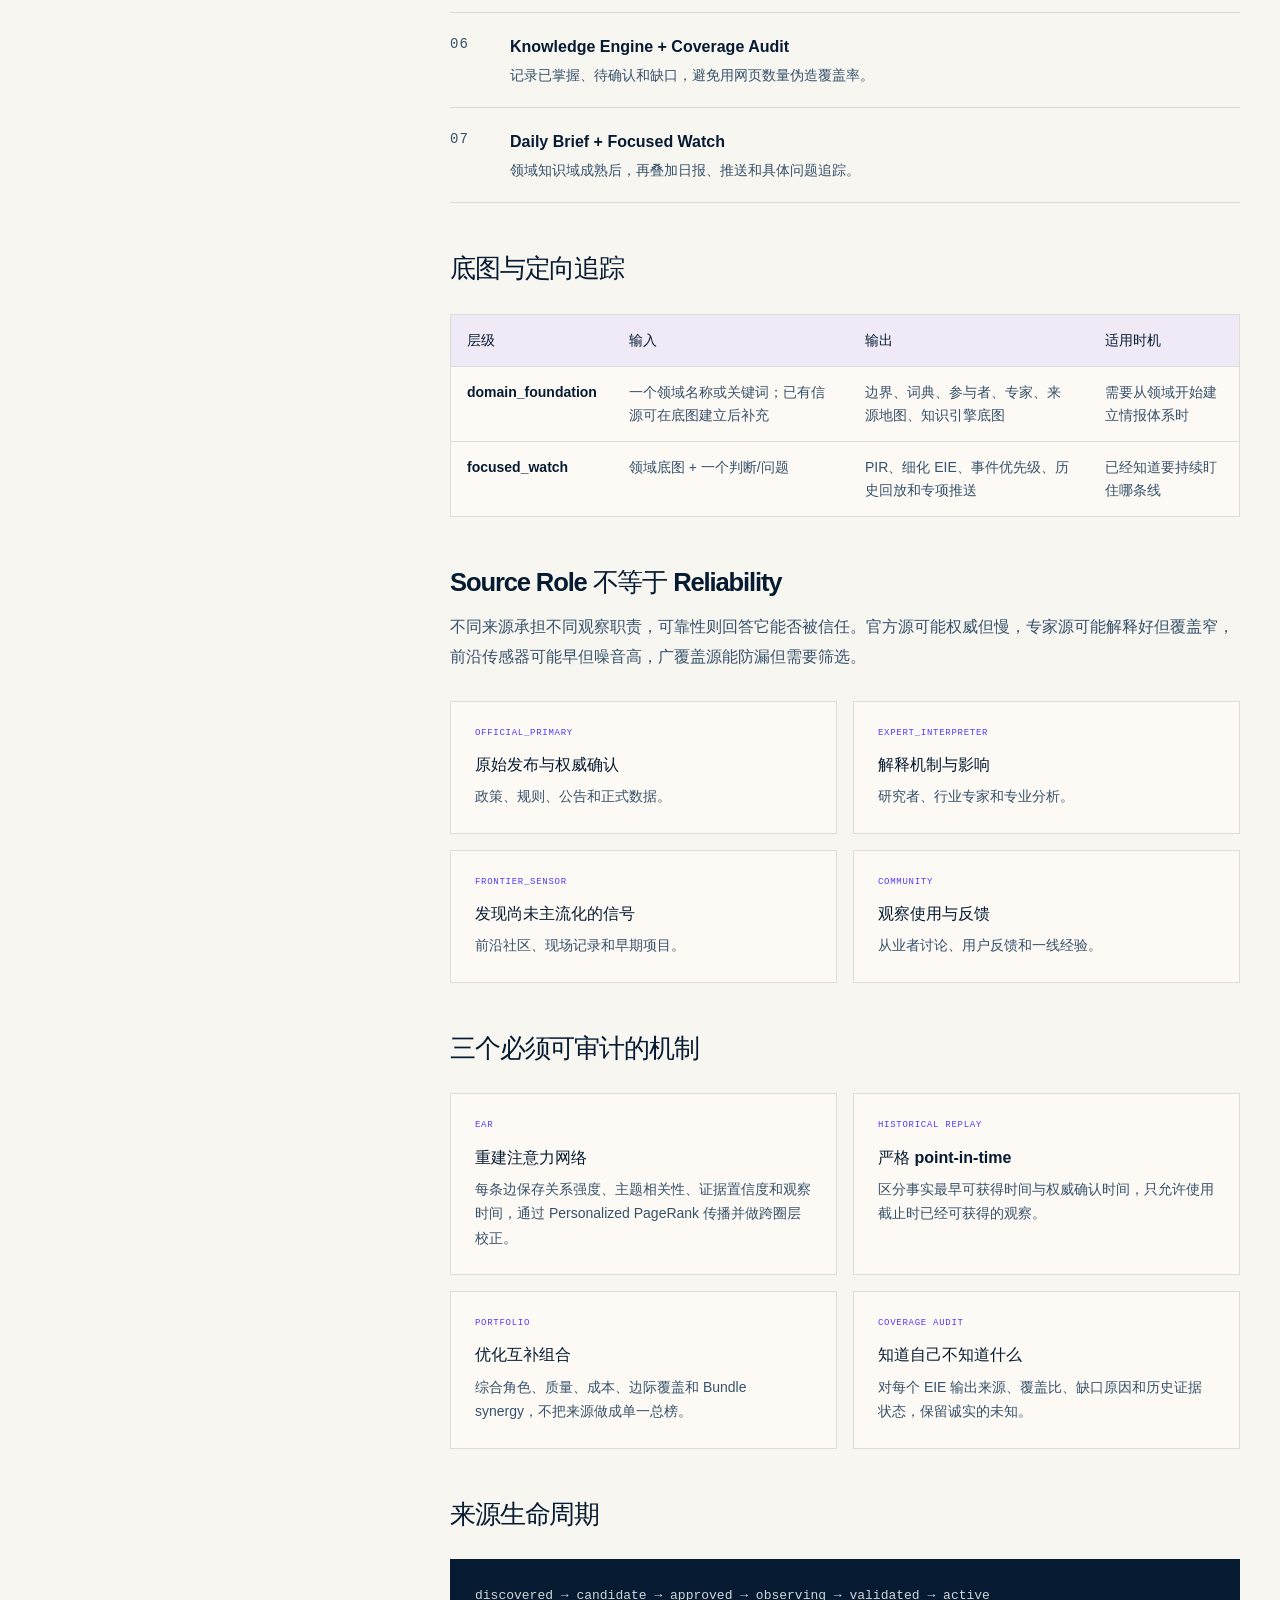
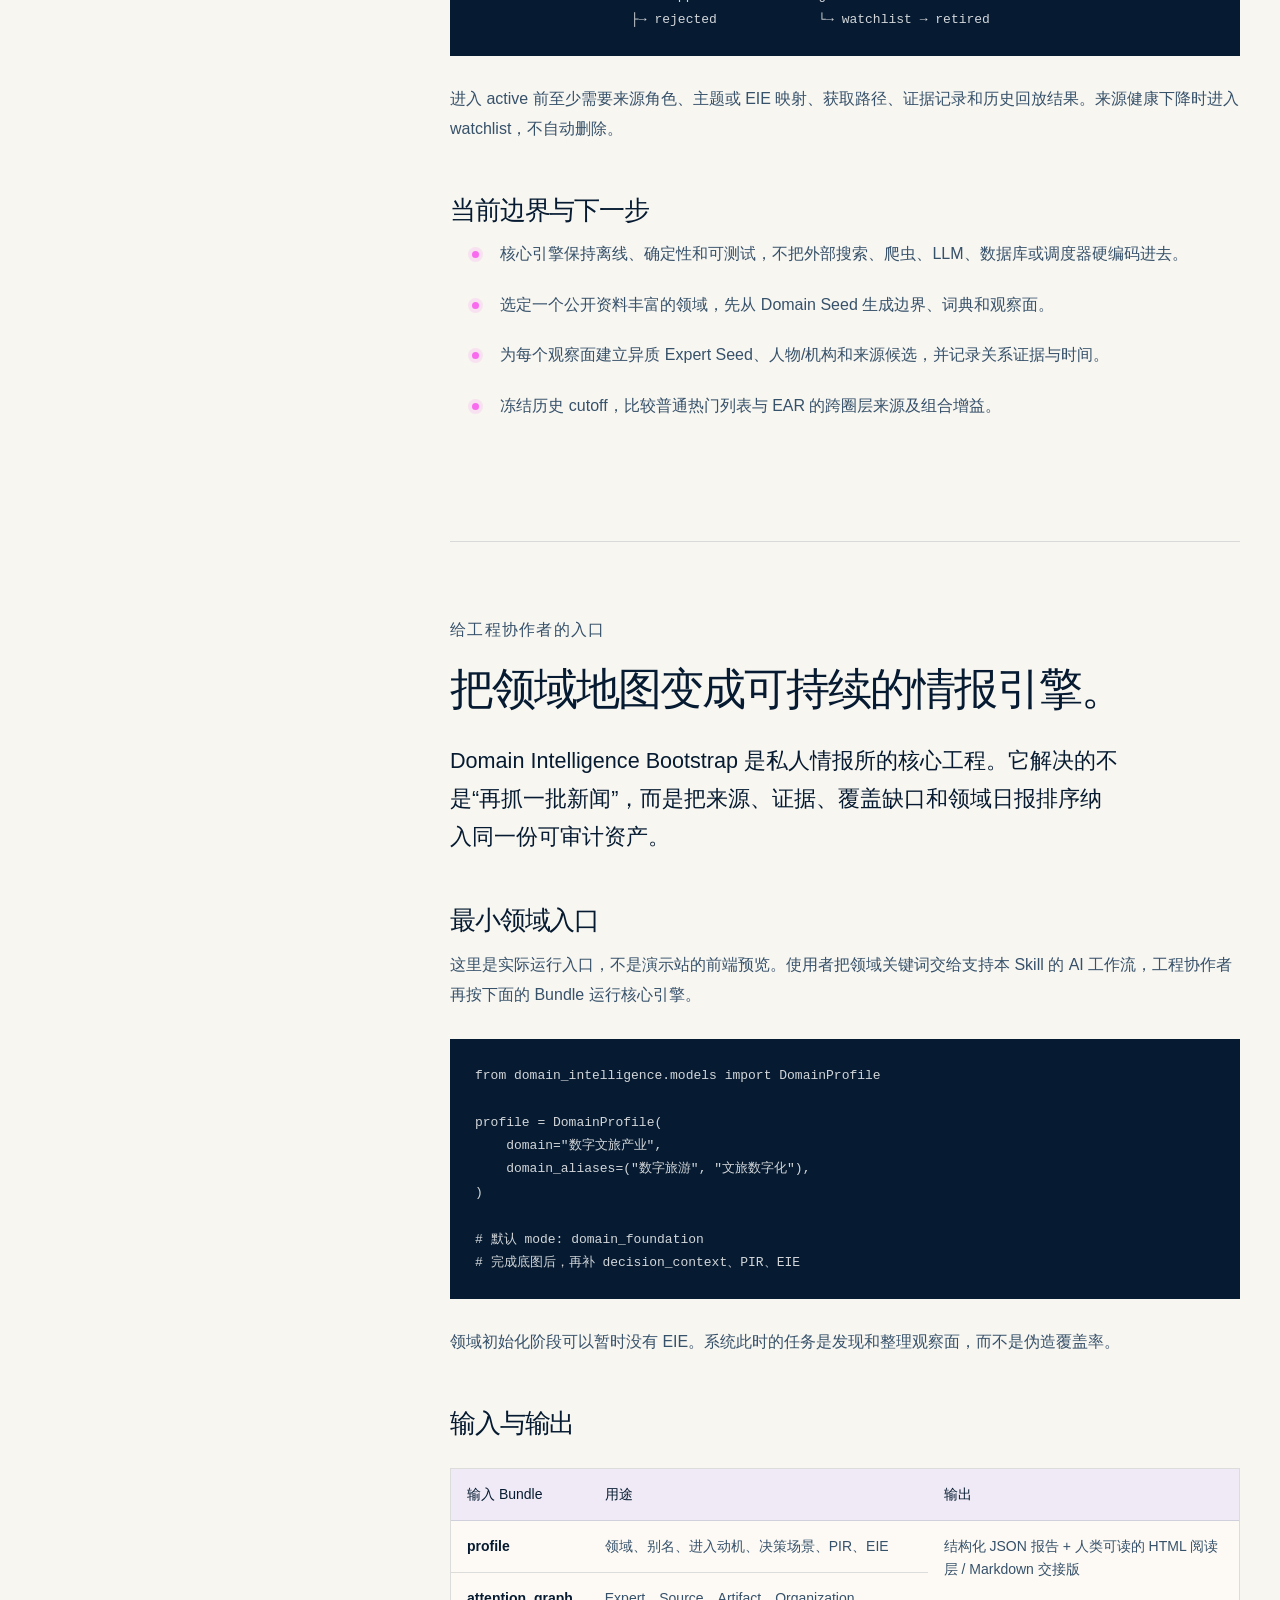
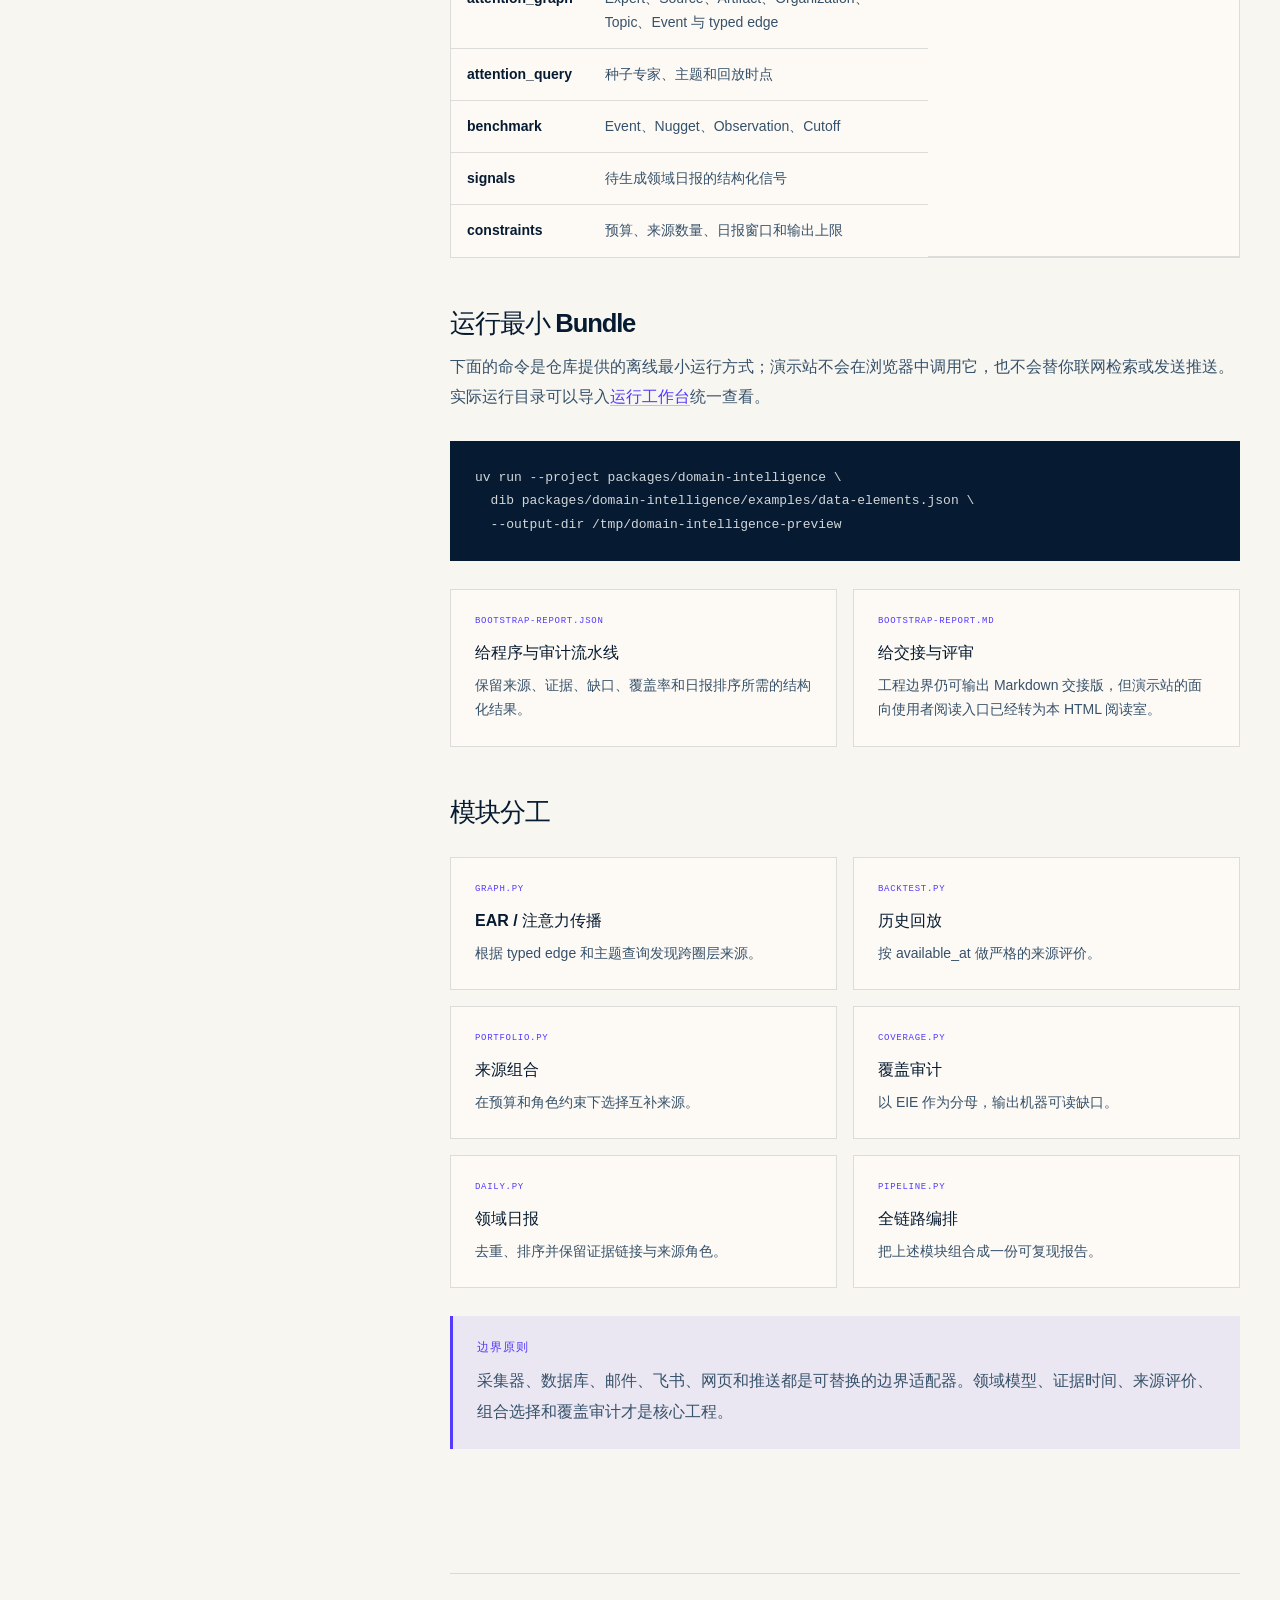
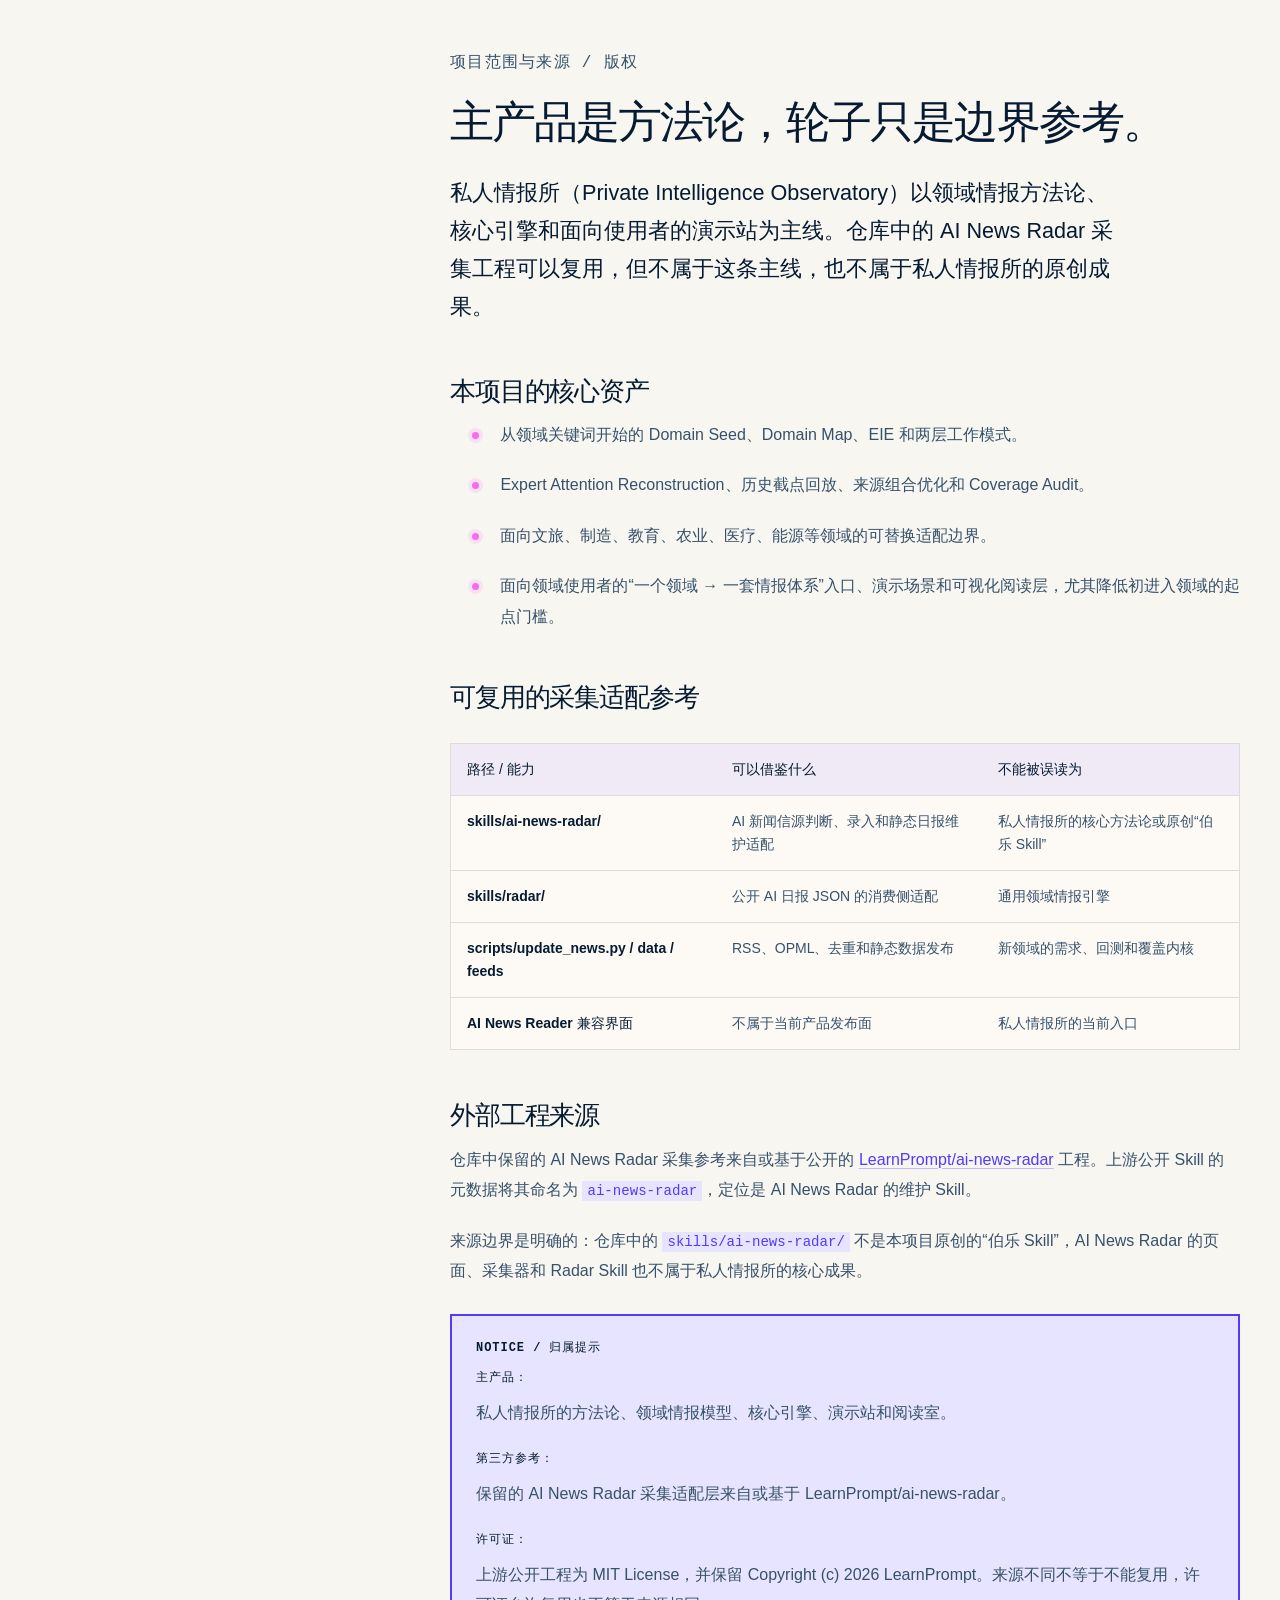
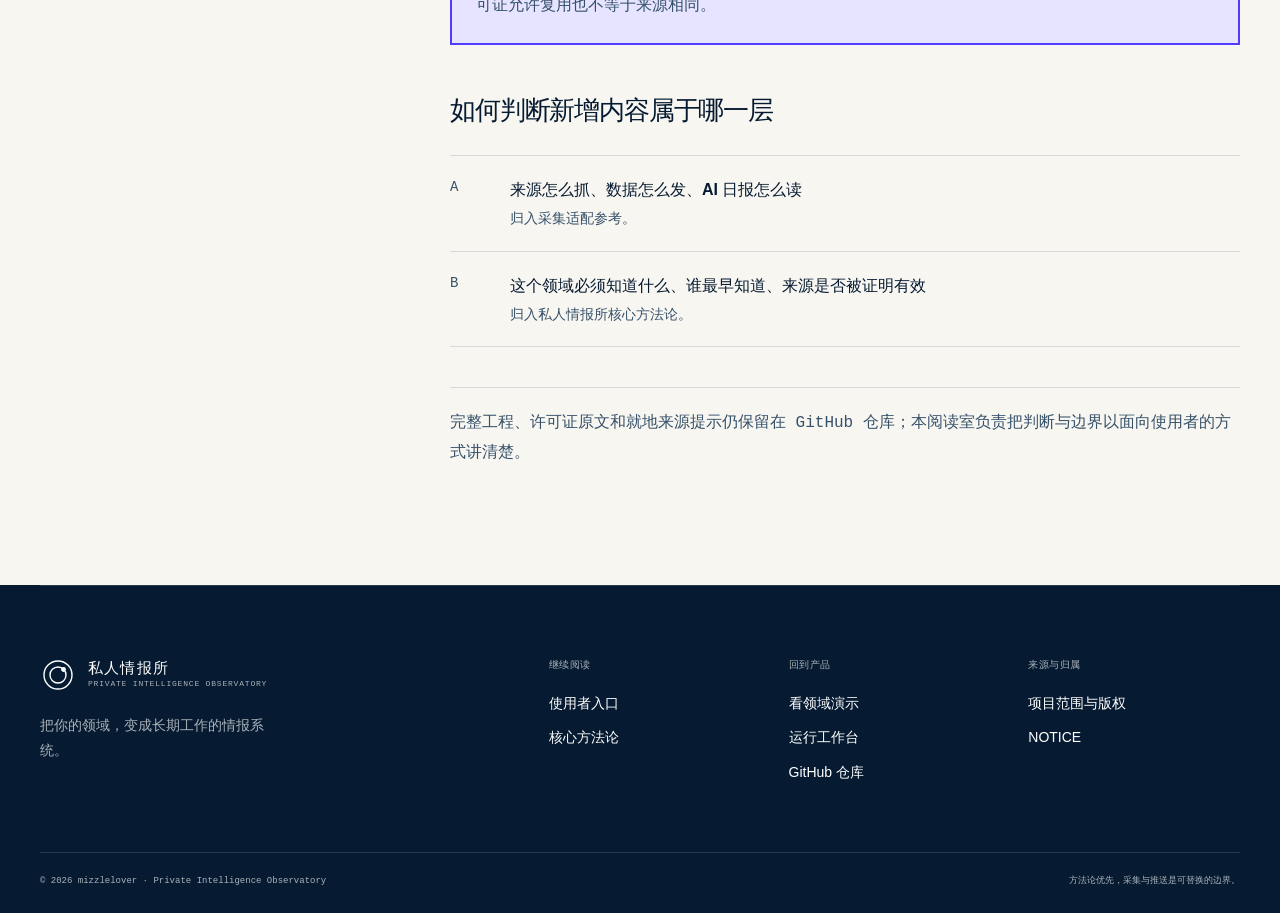
<file: demo/reading.html>
<!doctype html>
<html lang="zh-CN">
  <head>
    <meta charset="utf-8" />
    <meta name="viewport" content="width=device-width, initial-scale=1" />
    <meta name="theme-color" content="#061B31" />
    <meta
      name="description"
      content="私人情报所阅读室：讲清如何从一个领域开始，建立领域知识域、专家、信源与持续更新机制。"
    />
    <link rel="canonical" href="https://mizzlelover.github.io/private-intelligence-observatory/demo/reading.html" />
    <link rel="icon" href="data:," />
    <meta property="og:type" content="article" />
    <meta property="og:locale" content="zh_CN" />
    <meta property="og:title" content="私人情报所阅读室｜从一个领域开始建立情报知识域" />
    <meta
      property="og:description"
      content="面向领域使用者与工程协作者，说明从一个领域建立知识体系与情报体系的方法、静态演示、核心引擎和来源版权边界。"
    />
    <meta property="og:url" content="https://mizzlelover.github.io/private-intelligence-observatory/demo/reading.html" />
    <title>私人情报所阅读室｜知识域、方法与工程</title>
    <link rel="stylesheet" href="styles.css" />
    <link rel="stylesheet" href="reading.css" />
  </head>
  <body class="reading-page">
    <div class="site-shell">
      <header class="site-nav" data-nav>
        <a class="brand" href="index.html#top" aria-label="私人情报所，回到演示站顶部">
          <span class="brand-mark" aria-hidden="true">
            <svg viewBox="0 0 36 36" role="img">
              <circle cx="18" cy="18" r="14" fill="none" stroke="currentColor" stroke-width="1.4" />
              <circle cx="18" cy="18" r="8" fill="none" stroke="currentColor" stroke-width="1.4" />
              <circle cx="23.5" cy="12.5" r="2.4" fill="currentColor" />
            </svg>
          </span>
          <span class="brand-copy">
            <strong>私人情报所</strong>
            <small>PRIVATE INTELLIGENCE OBSERVATORY</small>
          </span>
        </a>
        <nav class="nav-links" aria-label="演示站导航">
          <a href="index.html#problem">为什么需要它</a>
          <a href="index.html#domain-entry">看领域演示</a>
          <a href="index.html#method">它怎么展开</a>
          <a href="workbench.html">看运行工作台</a>
        </nav>
        <a class="nav-cta" href="workbench.html">打开工作台 <span aria-hidden="true">↗</span></a>
      </header>

      <main class="reading-main" id="top">
        <section class="reading-hero" aria-labelledby="reading-title">
          <div class="section-width reading-hero-grid">
            <div>
              <p class="eyebrow eyebrow-light"><span class="eyebrow-dot"></span>PRIVATE INTELLIGENCE OBSERVATORY / READING ROOM</p>
              <h1 id="reading-title">先把方法读懂，<br /><span>再把领域打开。</span></h1>
              <p class="reading-hero-copy">
                这里把私人情报所的价值、使用路径、核心方法、工程边界和来源归属放在同一个可阅读的 HTML 页面里。你可以先回到演示站查看一个领域如何展开；完成一次实际运行后，再打开运行工作台查看图谱、全文、证据和日报。
              </p>
            </div>
            <aside class="reading-hero-card" aria-label="阅读室导航说明">
              <small>四个入口</small>
              <strong>使用者 · 方法 · 工程 · 归属</strong>
              <p>先判断它是否能帮你建立领域知识域，再进入实际运行、更新、日报、推送和工程实现细节。</p>
            </aside>
          </div>
        </section>

        <div class="section-width reading-layout">
          <aside class="reading-index" aria-label="阅读室目录">
            <p>在这里回答</p>
            <nav>
              <a href="#guide">01 · 我怎么开始</a>
              <a href="#method">02 · 方法怎么工作</a>
              <a href="#engine">03 · 工程怎么运行</a>
              <a href="#attribution">04 · 谁的成果</a>
              <a class="reading-index-back" href="index.html#domain-entry">← 回到领域演示</a>
            </nav>
          </aside>

          <div class="reading-content">
            <article class="reading-article" id="guide" aria-labelledby="guide-title">
              <p class="eyebrow">给领域使用者的入口</p>
              <h2 id="guide-title">你不必先知道该看谁，<br />才配拥有一套<span class="reading-heading-tail">情报体系。</span></h2>
              <p class="reading-lede">
                如果你刚进入一个行业、产业或细分领域，手上只有“我想了解数字文旅产业”这样的关键词，这已经足够成为第一步。演示站会用预设结果展示私人情报所如何展开领域知识域；实际运行时，再让你决定下一步要深入什么。
              </p>

              <div class="reading-callout">
                <strong>先分清演示与实际运行</strong>
                <p>演示站只用预设结构说明方法，不会联网调研、发现专家或生成日报。要实际建立领域知识域，请在支持 <code class="reading-inline-code">domain-intelligence-bootstrap</code> 的 AI 对话中输入同一个领域关键词，再按<a href="#engine">核心引擎说明</a>运行。</p>
              </div>

              <h3>你只需给出一个领域</h3>
              <div class="reading-scenario-grid">
                <article class="reading-scenario">
                  <small>输入</small>
                  <strong>一个领域名称或关键词</strong>
                  <p>行业、产业、知识域、细分方向，甚至一个还没有整理好的词，都可以成为 Domain Seed。</p>
                </article>
                <article class="reading-scenario">
                  <small>先搭</small>
                  <strong>一张能工作的领域底图</strong>
                  <p>先展开边界、观察面、参与者、专家、来源角色、证据和知识缺口，而不是要求你先写出完整提纲。</p>
                </article>
              </div>
              <p>你的目标不是先订一份日报，而是先知道这个领域由什么组成、该看谁、该信什么、目前还不知道什么。日报、推送和知识引擎，是这张底图建立之后的更新与交付工具。</p>
              <p>网上很多工具要么围绕 AI 从业者追踪 AI，要么要求使用者先会配置工具、先写出专业问题。私人情报所把入口放回“领域知识域”，不是技术配置或一次性提问。已经能够独立配置信源、搭建日报并维护知识引擎的人，不是本项目的主要目标用户。</p>

              <h3>你只需要提供什么</h3>
              <div class="reading-soft-card">
                <p><strong>我想了解/进入的领域是：数字文旅产业</strong></p>
                <p>可选补充：我为什么想了解它，或我现在要做什么判断。</p>
                <p>领域底图建立后，再直接告诉 AI 把已有的专家、网站、报告或项目材料加入这个领域。</p>
                <p>你不需要先学会爬虫、RSS、API、数据库、Prompt 工程或 GitHub Actions。那些是实现层的零件，不是使用门槛。</p>
              </div>

              <h3>一个领域，四个逐步展开的结果</h3>
              <div class="reading-scenario-grid">
                <article class="reading-scenario">
                  <small>01 · 领域边界</small>
                  <strong>知道这个领域由什么组成</strong>
                  <p>拆出政策、技术、项目、市场、组织和业务链，形成可继续补充的领域地图。</p>
                </article>
                <article class="reading-scenario">
                  <small>02 · 关键参与者</small>
                  <strong>知道谁在持续产生信息</strong>
                  <p>连接主管部门、企业、项目运营者、研究者、专家和一线社区，重建专业注意力网络。</p>
                </article>
                <article class="reading-scenario">
                  <small>03 · 信源与证据</small>
                  <strong>知道什么来源值得长期跟</strong>
                  <p>区分确认、解释、发现和反馈角色，回看来源过去是否有效，并记录证据时间。</p>
                </article>
                <article class="reading-scenario">
                  <small>04 · 持续守望</small>
                  <strong>每天知道先看什么</strong>
                  <p>审计已覆盖和仍未知的部分，再把变化变成带证据、优先级和下一步路径的日报与推送。</p>
                </article>
              </div>

              <h3>从领域知识域到每日简报</h3>
              <div class="reading-flow" aria-label="使用者路径">
                <div class="reading-flow-item"><span class="reading-flow-number">01</span><div><strong>一个领域关键词</strong><span>行业、产业、知识域、细分领域，甚至一个尚未整理的词都可以。</span></div></div>
                <div class="reading-flow-item"><span class="reading-flow-number">02</span><div><strong>领域边界、词典与观察面</strong><span>先知道这个领域由什么组成，而不是立刻要求你写出完整提纲。</span></div></div>
                <div class="reading-flow-item"><span class="reading-flow-number">03</span><div><strong>人物、机构、项目与资料</strong><span>找到正在定义、改变或最早感知这个领域变化的参与者。</span></div></div>
                <div class="reading-flow-item"><span class="reading-flow-number">04</span><div><strong>不同角色的高质量信源</strong><span>官方原文负责确认，专家负责解释，前沿来源负责发现，一线记录负责观察落地。</span></div></div>
                <div class="reading-flow-item"><span class="reading-flow-number">05</span><div><strong>知识域更新、覆盖审计与日报</strong><span>回看来源过去是否有效，显示还不知道的地方，最后才生成日报与推送。</span></div></div>
              </div>

              <h3>一份好的简报长什么样</h3>
              <div class="reading-callout">
                <strong>数字文旅产业 · 候选信号</strong>
                <p>今天发生了什么：周边两座目的地开始把研学客群从团队游转向周末小团。</p>
                <p>为什么值得看：过去 14 天出现项目发布与课程调整两条独立运营方信号。</p>
                <p>当前边界：这不是“市场已经验证”的结论，仍需补查运营数据、客单价和复购。</p>
              </div>

              <h3>怎么开始</h3>
              <ol>
                <li>先打开<a href="index.html#domain-entry">领域演示</a>，选择或输入一个行业、产业、细分领域或关键词；这里展示的是预设结构，不会调用真实 AI。</li>
                <li>要实际建立领域知识域，请在支持 <code class="reading-inline-code">domain-intelligence-bootstrap</code> 的 AI 对话中输入一个领域关键词，再按<a href="#engine">核心引擎说明</a>运行。</li>
                <li>领域底图建立后，直接告诉 AI 加入你已有的专家、网站、报告或项目材料；也可以补充一个需要长期判断的问题。</li>
                <li>让知识域进入持续更新、日报和推送；如果需要工程协作，再进入工程页面，不必让技术学习成为第一道门槛。</li>
              </ol>
            </article>

            <article class="reading-article" id="method" aria-labelledby="method-title">
              <p class="eyebrow">核心方法论 V0.1</p>
              <h2 id="method-title">方法不是技术黑话，而是一条判断路径。</h2>
              <p class="reading-lede">这套方法把“一个领域关键词 → 领域知识域 → 可持续的信息生态”变成一条可复盘的工程流水线。领域知识域是核心，日报只是最后一种交付形态。</p>

              <div class="reading-callout">
                <strong>领域优先，信源随后加入</strong>
                <p>系统先从一个领域名字搭起边界、观察面、参与者、专家和来源角色，解决“该知道什么、该看谁、该信谁”的起点问题。已有信源可以在底图建立后直接加入，之后再进入更新、日报、推送和具体问题追踪。</p>
              </div>

              <div class="reading-flow" aria-label="领域情报方法链">
                <div class="reading-flow-item"><span class="reading-flow-number">01</span><div><strong>Domain Seed</strong><span>保存领域名称、别名和用户进入动机，允许只给一个词启动。</span></div></div>
                <div class="reading-flow-item"><span class="reading-flow-number">02</span><div><strong>Domain Map + EIE</strong><span>把领域拆成边界、观察面和必须掌握的 Essential Information Elements。</span></div></div>
                <div class="reading-flow-item"><span class="reading-flow-number">03</span><div><strong>Expert Attention Reconstruction</strong><span>从专家、来源、资料、组织和主题关系中重建专业注意力，而不是排粉丝榜。</span></div></div>
                <div class="reading-flow-item"><span class="reading-flow-number">04</span><div><strong>Historical Replay</strong><span>在 point-in-time 截点上检验来源过去是否提前提供过有用信号。</span></div></div>
                <div class="reading-flow-item"><span class="reading-flow-number">05</span><div><strong>Source Portfolio</strong><span>按角色、质量、成本和互补性组合来源，减少信息盲区。</span></div></div>
                <div class="reading-flow-item"><span class="reading-flow-number">06</span><div><strong>Knowledge Engine + Coverage Audit</strong><span>记录已掌握、待确认和缺口，避免用网页数量伪造覆盖率。</span></div></div>
                <div class="reading-flow-item"><span class="reading-flow-number">07</span><div><strong>Daily Brief + Focused Watch</strong><span>领域知识域成熟后，再叠加日报、推送和具体问题追踪。</span></div></div>
              </div>

              <h3>底图与定向追踪</h3>
              <div class="reading-table-wrap">
                <table class="reading-table">
                  <thead><tr><th>层级</th><th>输入</th><th>输出</th><th>适用时机</th></tr></thead>
                  <tbody>
                    <tr><td><strong>domain_foundation</strong></td><td>一个领域名称或关键词；已有信源可在底图建立后补充</td><td>边界、词典、参与者、专家、来源地图、知识引擎底图</td><td>需要从领域开始建立情报体系时</td></tr>
                    <tr><td><strong>focused_watch</strong></td><td>领域底图 + 一个判断/问题</td><td>PIR、细化 EIE、事件优先级、历史回放和专项推送</td><td>已经知道要持续盯住哪条线</td></tr>
                  </tbody>
                </table>
              </div>

              <h3>Source Role 不等于 Reliability</h3>
              <p>不同来源承担不同观察职责，可靠性则回答它能否被信任。官方源可能权威但慢，专家源可能解释好但覆盖窄，前沿传感器可能早但噪音高，广覆盖源能防漏但需要筛选。</p>
              <div class="reading-metric-grid">
                <article class="reading-metric"><small>official_primary</small><strong>原始发布与权威确认</strong><p>政策、规则、公告和正式数据。</p></article>
                <article class="reading-metric"><small>expert_interpreter</small><strong>解释机制与影响</strong><p>研究者、行业专家和专业分析。</p></article>
                <article class="reading-metric"><small>frontier_sensor</small><strong>发现尚未主流化的信号</strong><p>前沿社区、现场记录和早期项目。</p></article>
                <article class="reading-metric"><small>community</small><strong>观察使用与反馈</strong><p>从业者讨论、用户反馈和一线经验。</p></article>
              </div>

              <h3>三个必须可审计的机制</h3>
              <div class="reading-module-grid">
                <article class="reading-module"><small>EAR</small><strong>重建注意力网络</strong><p>每条边保存关系强度、主题相关性、证据置信度和观察时间，通过 Personalized PageRank 传播并做跨圈层校正。</p></article>
                <article class="reading-module"><small>Historical Replay</small><strong>严格 point-in-time</strong><p>区分事实最早可获得时间与权威确认时间，只允许使用截止时已经可获得的观察。</p></article>
                <article class="reading-module"><small>Portfolio</small><strong>优化互补组合</strong><p>综合角色、质量、成本、边际覆盖和 Bundle synergy，不把来源做成单一总榜。</p></article>
                <article class="reading-module"><small>Coverage Audit</small><strong>知道自己不知道什么</strong><p>对每个 EIE 输出来源、覆盖比、缺口原因和历史证据状态，保留诚实的未知。</p></article>
              </div>

              <h3>来源生命周期</h3>
              <pre class="reading-code">discovered → candidate → approved → observing → validated → active
                    ├→ rejected             └→ watchlist → retired</pre>
              <p>进入 active 前至少需要来源角色、主题或 EIE 映射、获取路径、证据记录和历史回放结果。来源健康下降时进入 watchlist，不自动删除。</p>

              <h3>当前边界与下一步</h3>
              <ul class="reading-checklist">
                <li>核心引擎保持离线、确定性和可测试，不把外部搜索、爬虫、LLM、数据库或调度器硬编码进去。</li>
                <li>选定一个公开资料丰富的领域，先从 Domain Seed 生成边界、词典和观察面。</li>
                <li>为每个观察面建立异质 Expert Seed、人物/机构和来源候选，并记录关系证据与时间。</li>
                <li>冻结历史 cutoff，比较普通热门列表与 EAR 的跨圈层来源及组合增益。</li>
              </ul>
            </article>

            <article class="reading-article" id="engine" aria-labelledby="engine-title">
              <p class="eyebrow">给工程协作者的入口</p>
              <h2 id="engine-title">把领域地图变成可持续的情报引擎。</h2>
              <p class="reading-lede">Domain Intelligence Bootstrap 是私人情报所的核心工程。它解决的不是“再抓一批新闻”，而是把来源、证据、覆盖缺口和领域日报排序纳入同一份可审计资产。</p>

              <h3>最小领域入口</h3>
              <p>这里是实际运行入口，不是演示站的前端预览。使用者把领域关键词交给支持本 Skill 的 AI 工作流，工程协作者再按下面的 Bundle 运行核心引擎。</p>
              <pre class="reading-code">from domain_intelligence.models import DomainProfile

profile = DomainProfile(
    domain="数字文旅产业",
    domain_aliases=("数字旅游", "文旅数字化"),
)

# 默认 mode: domain_foundation
# 完成底图后，再补 decision_context、PIR、EIE
</pre>
              <p>领域初始化阶段可以暂时没有 EIE。系统此时的任务是发现和整理观察面，而不是伪造覆盖率。</p>

              <h3>输入与输出</h3>
              <div class="reading-table-wrap">
                <table class="reading-table">
                  <thead><tr><th>输入 Bundle</th><th>用途</th><th>输出</th></tr></thead>
                  <tbody>
                    <tr><td><strong>profile</strong></td><td>领域、别名、进入动机、决策场景、PIR、EIE</td><td rowspan="6">结构化 JSON 报告 + 人类可读的 HTML 阅读层 / Markdown 交接版</td></tr>
                    <tr><td><strong>attention_graph</strong></td><td>Expert、Source、Artifact、Organization、Topic、Event 与 typed edge</td></tr>
                    <tr><td><strong>attention_query</strong></td><td>种子专家、主题和回放时点</td></tr>
                    <tr><td><strong>benchmark</strong></td><td>Event、Nugget、Observation、Cutoff</td></tr>
                    <tr><td><strong>signals</strong></td><td>待生成领域日报的结构化信号</td></tr>
                    <tr><td><strong>constraints</strong></td><td>预算、来源数量、日报窗口和输出上限</td></tr>
                  </tbody>
                </table>
              </div>

              <h3>运行最小 Bundle</h3>
                <p>下面的命令是仓库提供的离线最小运行方式；演示站不会在浏览器中调用它，也不会替你联网检索或发送推送。实际运行目录可以导入<a href="workbench.html">运行工作台</a>统一查看。</p>
              <pre class="reading-code">uv run --project packages/domain-intelligence \
  dib packages/domain-intelligence/examples/data-elements.json \
  --output-dir /tmp/domain-intelligence-preview</pre>
              <div class="reading-scenario-grid">
                <article class="reading-scenario"><small>bootstrap-report.json</small><strong>给程序与审计流水线</strong><p>保留来源、证据、缺口、覆盖率和日报排序所需的结构化结果。</p></article>
                <article class="reading-scenario"><small>bootstrap-report.md</small><strong>给交接与评审</strong><p>工程边界仍可输出 Markdown 交接版，但演示站的面向使用者阅读入口已经转为本 HTML 阅读室。</p></article>
              </div>

              <h3>模块分工</h3>
              <div class="reading-module-grid">
                <article class="reading-module"><small>graph.py</small><strong>EAR / 注意力传播</strong><p>根据 typed edge 和主题查询发现跨圈层来源。</p></article>
                <article class="reading-module"><small>backtest.py</small><strong>历史回放</strong><p>按 available_at 做严格的来源评价。</p></article>
                <article class="reading-module"><small>portfolio.py</small><strong>来源组合</strong><p>在预算和角色约束下选择互补来源。</p></article>
                <article class="reading-module"><small>coverage.py</small><strong>覆盖审计</strong><p>以 EIE 作为分母，输出机器可读缺口。</p></article>
                <article class="reading-module"><small>daily.py</small><strong>领域日报</strong><p>去重、排序并保留证据链接与来源角色。</p></article>
                <article class="reading-module"><small>pipeline.py</small><strong>全链路编排</strong><p>把上述模块组合成一份可复现报告。</p></article>
              </div>

              <div class="reading-callout">
                <strong>边界原则</strong>
                <p>采集器、数据库、邮件、飞书、网页和推送都是可替换的边界适配器。领域模型、证据时间、来源评价、组合选择和覆盖审计才是核心工程。</p>
              </div>
            </article>

            <article class="reading-article" id="attribution" aria-labelledby="attribution-title">
              <p class="eyebrow">项目范围与来源 / 版权</p>
              <h2 id="attribution-title">主产品是方法论，轮子只是边界参考。</h2>
              <p class="reading-lede">私人情报所（Private Intelligence Observatory）以领域情报方法论、核心引擎和面向使用者的演示站为主线。仓库中的 AI News Radar 采集工程可以复用，但不属于这条主线，也不属于私人情报所的原创成果。</p>

              <h3>本项目的核心资产</h3>
              <ul class="reading-checklist">
                <li>从领域关键词开始的 Domain Seed、Domain Map、EIE 和两层工作模式。</li>
                <li>Expert Attention Reconstruction、历史截点回放、来源组合优化和 Coverage Audit。</li>
                <li>面向文旅、制造、教育、农业、医疗、能源等领域的可替换适配边界。</li>
                <li>面向领域使用者的“一个领域 → 一套情报体系”入口、演示场景和可视化阅读层，尤其降低初进入领域的起点门槛。</li>
              </ul>

              <h3>可复用的采集适配参考</h3>
              <div class="reading-table-wrap">
                <table class="reading-table">
                  <thead><tr><th>路径 / 能力</th><th>可以借鉴什么</th><th>不能被误读为</th></tr></thead>
                  <tbody>
                    <tr><td><strong>skills/ai-news-radar/</strong></td><td>AI 新闻信源判断、录入和静态日报维护适配</td><td>私人情报所的核心方法论或原创“伯乐 Skill”</td></tr>
                    <tr><td><strong>skills/radar/</strong></td><td>公开 AI 日报 JSON 的消费侧适配</td><td>通用领域情报引擎</td></tr>
                    <tr><td><strong>scripts/update_news.py / data / feeds</strong></td><td>RSS、OPML、去重和静态数据发布</td><td>新领域的需求、回测和覆盖内核</td></tr>
                    <tr><td><strong>AI News Reader 兼容界面</strong></td><td>不属于当前产品发布面</td><td>私人情报所的当前入口</td></tr>
                  </tbody>
                </table>
              </div>

              <h3>外部工程来源</h3>
              <p>仓库中保留的 AI News Radar 采集参考来自或基于公开的 <a href="https://github.com/LearnPrompt/ai-news-radar">LearnPrompt/ai-news-radar</a> 工程。上游公开 Skill 的元数据将其命名为 <code class="reading-inline-code">ai-news-radar</code>，定位是 AI News Radar 的维护 Skill。</p>
              <p>来源边界是明确的：仓库中的 <code class="reading-inline-code">skills/ai-news-radar/</code> 不是本项目原创的“伯乐 Skill”，AI News Radar 的页面、采集器和 Radar Skill 也不属于私人情报所的核心成果。</p>

              <div class="reading-callout reading-notice" id="notice">
                <strong>NOTICE / 归属提示</strong>
                <p><strong>主产品：</strong>私人情报所的方法论、领域情报模型、核心引擎、演示站和阅读室。</p>
                <p><strong>第三方参考：</strong>保留的 AI News Radar 采集适配层来自或基于 LearnPrompt/ai-news-radar。</p>
                <p><strong>许可证：</strong>上游公开工程为 MIT License，并保留 Copyright (c) 2026 LearnPrompt。来源不同不等于不能复用，许可证允许复用也不等于来源相同。</p>
              </div>

              <h3>如何判断新增内容属于哪一层</h3>
              <div class="reading-flow">
                <div class="reading-flow-item"><span class="reading-flow-number">A</span><div><strong>来源怎么抓、数据怎么发、AI 日报怎么读</strong><span>归入采集适配参考。</span></div></div>
                <div class="reading-flow-item"><span class="reading-flow-number">B</span><div><strong>这个领域必须知道什么、谁最早知道、来源是否被证明有效</strong><span>归入私人情报所核心方法论。</span></div></div>
              </div>
              <p class="reading-bottom-note">完整工程、许可证原文和就地来源提示仍保留在 GitHub 仓库；本阅读室负责把判断与边界以面向使用者的方式讲清楚。</p>
            </article>
          </div>
        </div>
      </main>

      <footer class="site-footer">
        <div class="section-width footer-grid">
          <div class="footer-brand"><a class="brand" href="index.html#top"><span class="brand-mark" aria-hidden="true"><svg viewBox="0 0 36 36"><circle cx="18" cy="18" r="14" fill="none" stroke="currentColor" stroke-width="1.4" /><circle cx="18" cy="18" r="8" fill="none" stroke="currentColor" stroke-width="1.4" /><circle cx="23.5" cy="12.5" r="2.4" fill="currentColor" /></svg></span><span class="brand-copy"><strong>私人情报所</strong><small>PRIVATE INTELLIGENCE OBSERVATORY</small></span></a><p>把你的领域，变成长期工作的情报系统。</p></div>
          <div class="footer-links"><div><span>继续阅读</span><a href="#guide">使用者入口</a><a href="#method">核心方法论</a></div><div><span>回到产品</span><a href="index.html#domain-entry">看领域演示</a><a href="workbench.html">运行工作台</a><a href="https://github.com/mizzlelover/private-intelligence-observatory">GitHub 仓库</a></div><div><span>来源与归属</span><a href="#attribution">项目范围与版权</a><a href="#notice">NOTICE</a></div></div>
        </div>
        <div class="section-width footer-bottom"><span>© 2026 mizzlelover · Private Intelligence Observatory</span><span>方法论优先，采集与推送是可替换的边界。</span></div>
      </footer>
    </div>
  </body>
</html>
</file>
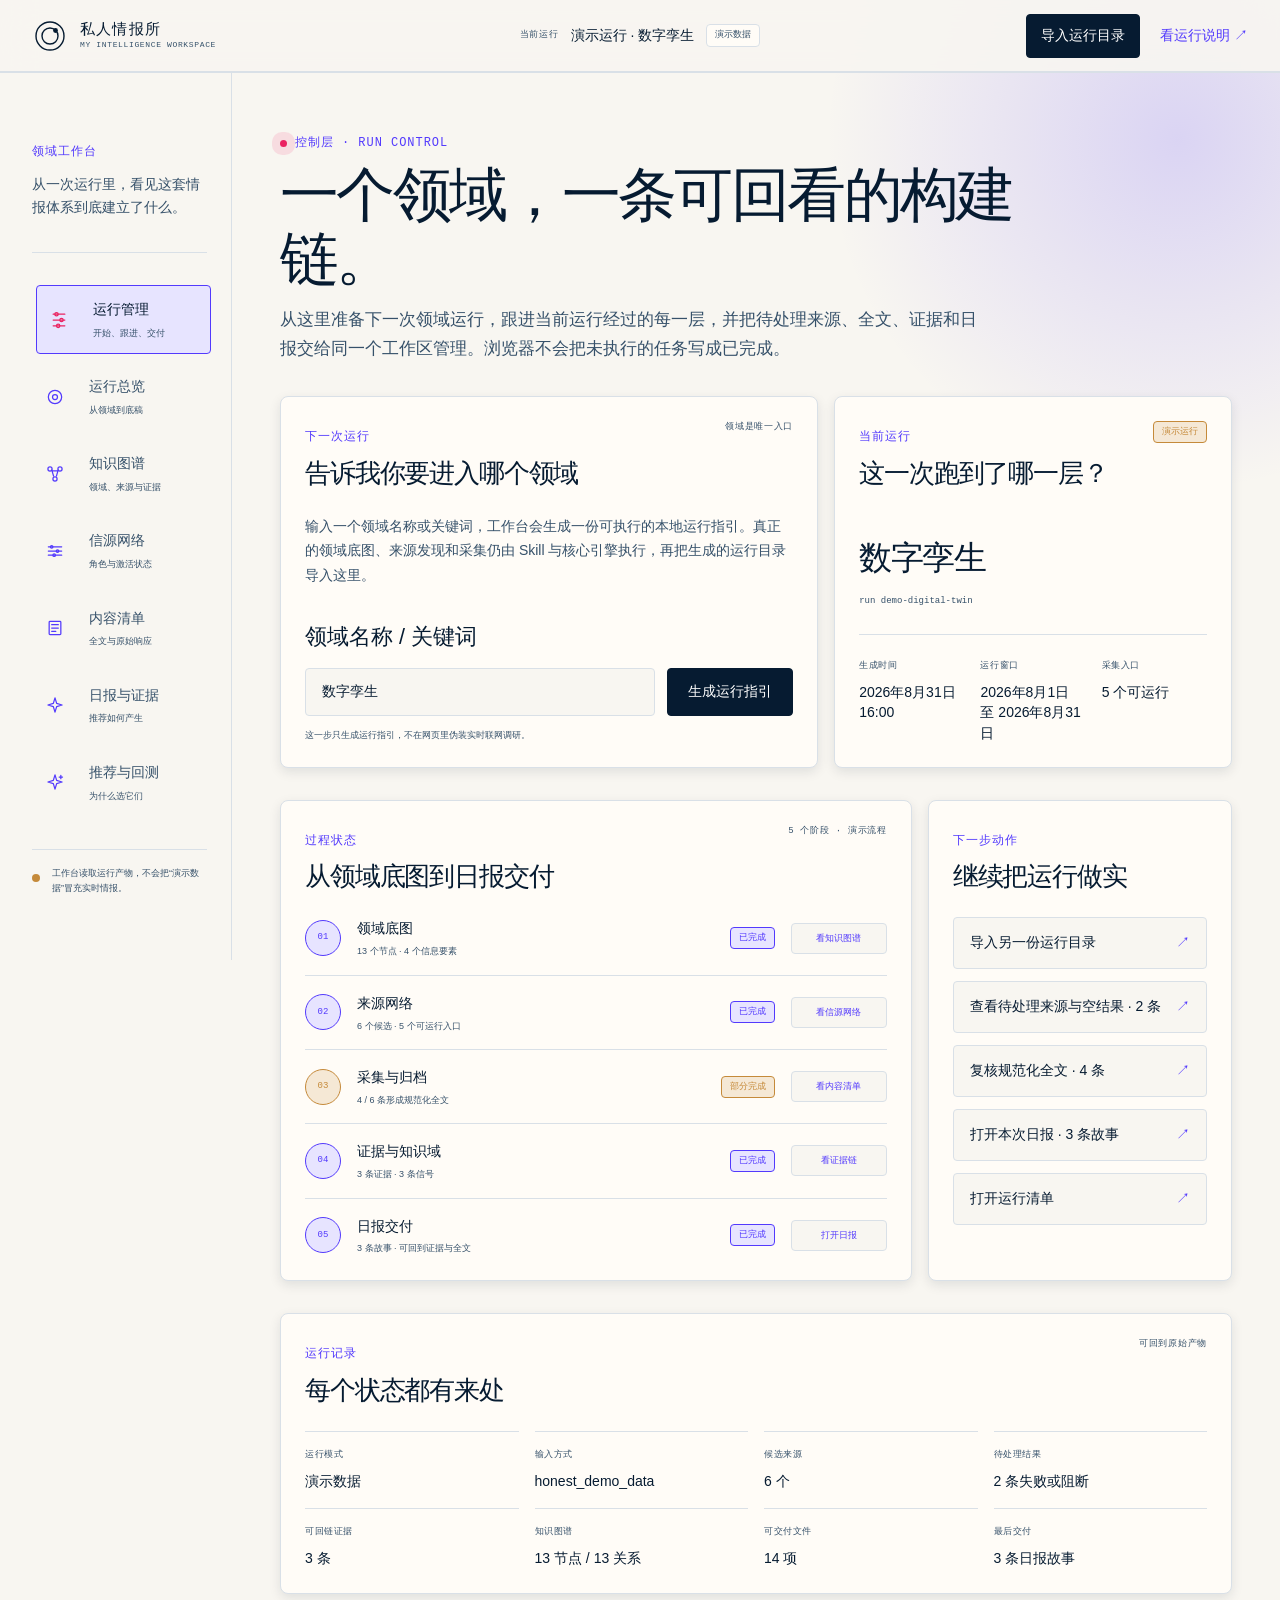
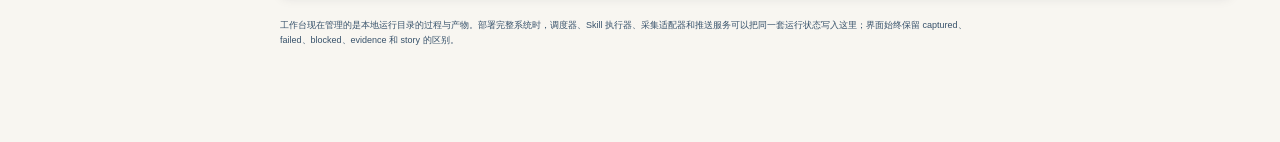
<file: demo/workbench.html>
<!doctype html>
<html lang="zh-CN">
  <head>
    <meta charset="utf-8" />
    <meta name="viewport" content="width=device-width, initial-scale=1" />
    <meta name="theme-color" content="#061B31" />
    <meta
      name="description"
      content="私人情报所运行工作台：查看领域底图、信源激活、全文归档、证据链与日报。"
    />
    <link rel="canonical" href="https://mizzlelover.github.io/private-intelligence-observatory/demo/workbench.html" />
    <link rel="icon" href="data:," />
    <title>我的私人情报所｜运行工作台</title>
    <link rel="stylesheet" href="styles.css" />
    <link rel="stylesheet" href="workbench.css?v=20260901-3" />
  </head>
  <body class="workbench-page">
    <header class="workbench-topbar">
      <a class="workbench-brand" href="./" aria-label="私人情报所演示站">
        <span class="brand-mark" aria-hidden="true">
          <svg viewBox="0 0 36 36" role="img">
            <circle cx="18" cy="18" r="14" fill="none" stroke="currentColor" stroke-width="1.4" />
            <circle cx="18" cy="18" r="8" fill="none" stroke="currentColor" stroke-width="1.4" />
            <circle cx="23.5" cy="12.5" r="2.4" fill="currentColor" />
          </svg>
        </span>
        <span class="workbench-brand-copy">
          <strong>私人情报所</strong>
          <small>MY INTELLIGENCE WORKSPACE</small>
        </span>
      </a>
      <div class="workbench-context" aria-live="polite">
        <span class="context-label">当前运行</span>
        <strong id="run-domain">演示运行 · 数字孪生</strong>
        <span class="run-badge" id="run-badge">演示数据</span>
      </div>
      <div class="workbench-actions">
        <label class="import-button" for="run-import">
          <span>导入运行目录</span>
          <input id="run-import" type="file" webkitdirectory multiple />
        </label>
        <a class="quiet-link" href="reading.html#engine">看运行说明 <span aria-hidden="true">↗</span></a>
      </div>
    </header>

    <div class="workbench-shell">
      <aside class="workbench-sidebar" aria-label="运行产物导航">
        <div class="sidebar-intro">
          <span class="sidebar-kicker">领域工作台</span>
          <p>从一次运行里，看见这套情报体系到底建立了什么。</p>
        </div>
        <nav class="workbench-nav" role="tablist" aria-label="工作台视图">
          <button class="workbench-nav-item" role="tab" type="button" data-view="control" aria-controls="view-control" aria-selected="false">
            <span class="nav-glyph" aria-hidden="true"><svg viewBox="0 0 24 24"><path d="M5 5h14M5 12h14M5 19h14" /><circle cx="9" cy="5" r="2" /><circle cx="15" cy="12" r="2" /><circle cx="11" cy="19" r="2" /></svg></span>
            <span><strong>运行管理</strong><small>开始、跟进、交付</small></span>
          </button>
          <button class="workbench-nav-item is-active" role="tab" type="button" data-view="overview" aria-controls="view-overview" aria-selected="true">
            <span class="nav-glyph" aria-hidden="true"><svg viewBox="0 0 24 24"><circle cx="12" cy="12" r="8" /><circle cx="12" cy="12" r="3" /></svg></span>
            <span><strong>运行总览</strong><small>从领域到底稿</small></span>
          </button>
          <button class="workbench-nav-item" role="tab" type="button" data-view="graph" aria-controls="view-graph" aria-selected="false">
            <span class="nav-glyph" aria-hidden="true"><svg viewBox="0 0 24 24"><circle cx="6" cy="6" r="2.5" /><circle cx="18" cy="6" r="2.5" /><circle cx="12" cy="18" r="2.5" /><path d="m8.2 7.4 2.1 7.1m5.5-7.1-2.1 7.1m-5-6.3h6.6" /></svg></span>
            <span><strong>知识图谱</strong><small>领域、来源与证据</small></span>
          </button>
          <button class="workbench-nav-item" role="tab" type="button" data-view="sources" aria-controls="view-sources" aria-selected="false">
            <span class="nav-glyph" aria-hidden="true"><svg viewBox="0 0 24 24"><path d="M4 7h16M4 12h16M4 17h16" /><circle cx="8" cy="7" r="1.5" /><circle cx="15" cy="12" r="1.5" /><circle cx="11" cy="17" r="1.5" /></svg></span>
            <span><strong>信源网络</strong><small>角色与激活状态</small></span>
          </button>
          <button class="workbench-nav-item" role="tab" type="button" data-view="content" aria-controls="view-content" aria-selected="false">
            <span class="nav-glyph" aria-hidden="true"><svg viewBox="0 0 24 24"><rect x="5" y="4" width="14" height="16" rx="1" /><path d="M8 8h8M8 12h8M8 16h5" /></svg></span>
            <span><strong>内容清单</strong><small>全文与原始响应</small></span>
          </button>
          <button class="workbench-nav-item" role="tab" type="button" data-view="brief" aria-controls="view-brief" aria-selected="false">
            <span class="nav-glyph" aria-hidden="true"><svg viewBox="0 0 24 24"><path d="M12 3.5 14 10l6.5 2-6.5 2-2 6.5-2-6.5-6.5-2 6.5-2z" /></svg></span>
            <span><strong>日报与证据</strong><small>推荐如何产生</small></span>
          </button>
          <button class="workbench-nav-item" role="tab" type="button" data-view="recommendations" aria-controls="view-recommendations" aria-selected="false">
            <span class="nav-glyph" aria-hidden="true"><svg viewBox="0 0 24 24"><path d="M12 3.5 14 10l6.5 2-6.5 2-2 6.5-2-6.5-6.5-2 6.5-2z" /><path d="M19 4v4m-2-2h4" /></svg></span>
            <span><strong>推荐与回测</strong><small>为什么选它们</small></span>
          </button>
        </nav>
        <p class="workbench-nav-hint">左右滑动查看全部视图 <span aria-hidden="true">→</span></p>
        <div class="sidebar-boundary">
          <span class="boundary-dot" aria-hidden="true"></span>
          <p>工作台读取运行产物，不会把“演示数据”冒充实时情报。</p>
        </div>
      </aside>

      <main class="workbench-main" id="workbench-main">
        <section class="workbench-view" id="view-control" role="tabpanel" data-panel="control" aria-labelledby="control-title" hidden>
          <div class="view-heading"><p class="workspace-eyebrow"><span></span>控制层 · Run Control</p><h1 id="control-title">一个领域，一条可回看的构建链。</h1><p>从这里准备下一次领域运行，跟进当前运行经过的每一层，并把待处理来源、全文、证据和日报交给同一个工作区管理。浏览器不会把未执行的任务写成已完成。</p></div>
          <div class="control-hero-grid">
            <section class="panel control-command-panel" aria-labelledby="control-command-title">
              <div class="panel-heading"><div><span class="panel-kicker">下一次运行</span><h2 id="control-command-title">告诉我你要进入哪个领域</h2></div><span class="panel-side-note">领域是唯一入口</span></div>
              <p class="control-command-copy">输入一个领域名称或关键词，工作台会生成一份可执行的本地运行指引。真正的领域底图、来源发现和采集仍由 Skill 与核心引擎执行，再把生成的运行目录导入这里。</p>
              <form class="run-guide-form" id="run-guide-form">
                <label for="control-domain-input">领域名称 / 关键词</label>
                <div class="run-guide-input-row"><input id="control-domain-input" name="domain" type="text" value="数字孪生" autocomplete="off" required /><button class="primary-action" type="submit">生成运行指引</button></div>
                <small>这一步只生成运行指引，不在网页里伪装实时联网调研。</small>
              </form>
            </section>
            <section class="panel control-status-panel" aria-labelledby="control-status-title">
              <div class="panel-heading"><div><span class="panel-kicker">当前运行</span><h2 id="control-status-title">这一次跑到了哪一层？</h2></div><span class="status-badge" id="control-run-state">演示运行</span></div>
              <div class="control-run-identity"><h2 id="control-run-domain">数字孪生</h2><p id="control-run-id">run demo-digital-twin</p></div>
              <dl class="control-run-meta" id="control-run-meta"></dl>
            </section>
          </div>
          <div class="control-grid">
            <section class="panel control-stages-panel" aria-labelledby="control-stages-title">
              <div class="panel-heading"><div><span class="panel-kicker">过程状态</span><h2 id="control-stages-title">从领域底图到日报交付</h2></div><span class="panel-side-note" id="control-stage-summary">5 个阶段</span></div>
              <div class="control-stage-list" id="control-stage-list"></div>
            </section>
            <aside class="panel control-next-panel" aria-labelledby="control-next-title">
              <div class="panel-heading"><div><span class="panel-kicker">下一步动作</span><h2 id="control-next-title">继续把运行做实</h2></div></div>
              <div class="control-action-list" id="control-action-list"></div>
            </aside>
          </div>
          <section class="panel control-log-panel" aria-labelledby="control-log-title">
            <div class="panel-heading"><div><span class="panel-kicker">运行记录</span><h2 id="control-log-title">每个状态都有来处</h2></div><span class="panel-side-note">可回到原始产物</span></div>
            <div class="control-log-grid" id="control-log-grid"></div>
          </section>
          <p class="control-boundary-note">工作台现在管理的是本地运行目录的过程与产物。部署完整系统时，调度器、Skill 执行器、采集适配器和推送服务可以把同一套运行状态写入这里；界面始终保留 captured、failed、blocked、evidence 和 story 的区别。</p>
        </section>
        <section class="workbench-view is-visible" id="view-overview" role="tabpanel" data-panel="overview" aria-labelledby="overview-title">
          <div class="workspace-hero">
            <div class="workspace-hero-copy">
              <p class="workspace-eyebrow"><span></span>一次运行 · 一套可复核的领域底图</p>
              <h1 id="overview-title">你的领域，已经长成了什么？</h1>
              <p class="workspace-lede" id="overview-lede">这里不是一张日报截图，而是一次运行留下的完整链路：领域底图、信源网络、真实内容、证据映射与最后的日报。</p>
              <div class="workspace-hero-actions">
                <button class="primary-action" type="button" data-view-target="content">先看抓到的内容 <span aria-hidden="true">↗</span></button>
                <button class="secondary-action" type="button" data-view-target="brief">再看日报如何形成 <span aria-hidden="true">→</span></button>
              </div>
              <p class="import-hint" id="import-hint">当前为演示运行。点击右上角“导入运行目录”，即可查看你实际运行生成的全部文件。</p>
            </div>
            <div class="workspace-hero-art" aria-label="观测孔径示意图">
              <img src="assets/aperture-map.png" alt="同心孔径、信号线与证据节点组成的情报观察示意图" width="720" height="480" />
              <div class="hero-art-card hero-art-card-top"><span>领域节点</span><strong id="hero-graph-count">224</strong></div>
              <div class="hero-art-card hero-art-card-bottom"><span>已形成证据</span><strong id="hero-evidence-count">4</strong></div>
            </div>
          </div>

          <div class="metric-grid" aria-label="运行关键指标">
            <article class="metric-card metric-card-primary"><span>来源候选</span><strong id="metric-sources">117</strong><small>已进入领域雷达</small></article>
            <article class="metric-card"><span>真实内容</span><strong id="metric-content">29</strong><small id="metric-content-note">规范化全文已归档</small></article>
            <article class="metric-card"><span>证据记录</span><strong id="metric-evidence">4</strong><small>进入知识域与日报</small></article>
            <article class="metric-card"><span>今日故事</span><strong id="metric-stories">3</strong><small>按来源角色与证据排序</small></article>
          </div>

          <div class="workspace-section-heading">
            <div><p class="workspace-eyebrow">从输入到交付</p><h2>这一次运行经过了哪些层？</h2></div>
            <p id="run-summary">结构、采集、证据和日报分开记录，任何一层都可以回看。</p>
          </div>
          <div class="process-strip" id="run-pipeline" aria-label="运行过程"></div>

          <div class="overview-grid">
            <section class="panel brief-preview-panel" aria-labelledby="brief-preview-title">
              <div class="panel-heading"><div><span class="panel-kicker">推荐先看</span><h2 id="brief-preview-title">今天值得先读的变化</h2></div><button class="text-action" type="button" data-view-target="brief">全部日报 <span aria-hidden="true">↗</span></button></div>
              <div class="story-preview-list" id="story-preview-list"></div>
            </section>
            <section class="panel coverage-panel" aria-labelledby="coverage-title">
              <div class="panel-heading"><div><span class="panel-kicker">诚实的边界</span><h2 id="coverage-title">系统知道与不知道</h2></div><button class="text-action" type="button" data-view-target="sources">查看来源 <span aria-hidden="true">→</span></button></div>
              <div class="coverage-score"><strong id="coverage-value">13 / 13</strong><span>必掌握信息要素已建立采集路径</span></div>
              <div class="coverage-bar" aria-hidden="true"><span id="coverage-bar-fill"></span></div>
              <ul class="coverage-list" id="coverage-list"></ul>
            </section>
          </div>

          <section class="panel artifact-panel" aria-labelledby="artifact-title">
            <div class="panel-heading"><div><span class="panel-kicker">可交付文件</span><h2 id="artifact-title">这次运行留下的产物</h2></div><span class="panel-side-note">JSON 是机器契约，全文是人类入口</span></div>
            <div class="artifact-list" id="artifact-list"></div>
          </section>
        </section>

        <section class="workbench-view" id="view-graph" role="tabpanel" data-panel="graph" aria-labelledby="graph-title" hidden>
          <div class="view-heading"><p class="workspace-eyebrow"><span></span>结构层 · Knowledge Graph</p><h1 id="graph-title">先看领域如何连起来。</h1><p>完整图谱保存在 `knowledge-graph.json`。这里把它压缩成可读的关系视图，同时保留节点与边的真实计数。</p></div>
          <div class="graph-layout">
            <section class="panel graph-panel" aria-labelledby="graph-stage-title"><div class="panel-heading"><div><span class="panel-kicker">关系视图</span><h2 id="graph-stage-title">领域 → 来源 → 证据</h2></div><span class="panel-side-note" id="graph-stage-note">抽取主要节点</span></div><div class="graph-stage"><svg id="graph-svg" viewBox="0 0 820 520" role="img" aria-labelledby="graph-svg-title graph-svg-desc"><title id="graph-svg-title">知识图谱关系视图</title><desc id="graph-svg-desc">领域节点连接到来源和证据节点。</desc></svg></div></section>
            <aside class="graph-inspector">
              <section class="panel graph-stats-panel"><span class="panel-kicker">图谱规模</span><div class="graph-stats" id="graph-stats"></div></section>
              <section class="panel graph-list-panel"><div class="panel-heading"><div><span class="panel-kicker">可读节点</span><h2>关系中的关键对象</h2></div></div><div id="graph-node-list" class="graph-node-list"></div></section>
            </aside>
          </div>
          <section class="panel graph-inventory-panel" aria-labelledby="graph-inventory-title">
            <div class="panel-heading"><div><span class="panel-kicker">完整图谱</span><h2 id="graph-inventory-title">节点和关系都可检索。</h2></div><span class="panel-side-note" id="graph-inventory-summary">显示完整节点清单</span></div>
            <div class="graph-inventory-toolbar">
              <div class="filter-tabs" role="tablist" aria-label="图谱对象筛选"><button class="filter-tab is-active" type="button" data-graph-inventory="nodes" aria-selected="true">节点</button><button class="filter-tab" type="button" data-graph-inventory="edges" aria-selected="false">关系</button></div>
              <label class="search-field"><span class="sr-only">搜索图谱</span><input id="graph-search" type="search" placeholder="搜索节点、关系或证据" /></label>
            </div>
            <div class="graph-inventory-wrap"><table class="graph-inventory-table"><thead><tr><th>对象</th><th>类型</th><th>连接</th><th>说明 / 证据</th></tr></thead><tbody id="graph-inventory-body"></tbody></table></div>
            <p class="empty-state" id="graph-inventory-empty" hidden>没有符合条件的图谱对象。</p>
          </section>
        </section>

        <section class="workbench-view" id="view-sources" role="tabpanel" data-panel="sources" aria-labelledby="sources-title" hidden>
          <div class="view-heading"><p class="workspace-eyebrow"><span></span>来源层 · Source Portfolio</p><h1 id="sources-title">不是一串链接，是一张有角色的网络。</h1><p>来源候选、获取方式、激活结果和证据数量分开显示。一个入口抓取成功，不等于它已经成为情报证据。</p></div>
          <section class="panel source-panel"><div class="source-toolbar"><div class="filter-tabs" role="tablist" aria-label="来源状态筛选"><button class="filter-tab is-active" type="button" data-source-filter="all" aria-selected="true">全部</button><button class="filter-tab" type="button" data-source-filter="observed" aria-selected="false">已观察</button><button class="filter-tab" type="button" data-source-filter="blocked" aria-selected="false">待处理</button></div><label class="search-field"><span class="sr-only">搜索来源</span><input id="source-search" type="search" placeholder="搜索来源名称或角色" /></label><button class="source-add-button primary-action" id="source-add-open" type="button" hidden>加入一个来源 <span aria-hidden="true">＋</span></button></div><div class="source-table-wrap"><table class="source-table"><thead><tr><th>来源</th><th>角色</th><th>入口</th><th>结果</th><th>证据</th></tr></thead><tbody id="source-table-body"></tbody></table></div><p class="empty-state" id="source-empty" hidden>没有符合条件的来源。</p></section>
        </section>

        <section class="workbench-view" id="view-content" role="tabpanel" data-panel="content" aria-labelledby="content-title" hidden>
          <div class="view-heading"><p class="workspace-eyebrow"><span></span>内容层 · Content Inventory</p><h1 id="content-title">所有抓取结果，都在这里留下记录。</h1><p>打开一条内容，你会看到规范化全文、原始响应、内容哈希、来源入口与它是否真正进入证据链。</p></div>
          <section class="panel content-panel"><div class="content-toolbar"><div class="filter-tabs" role="tablist" aria-label="内容状态筛选"><button class="filter-tab is-active" type="button" data-content-filter="all" aria-selected="true">全部</button><button class="filter-tab" type="button" data-content-filter="captured" aria-selected="false">已抓取</button><button class="filter-tab" type="button" data-content-filter="failed" aria-selected="false">失败</button><button class="filter-tab" type="button" data-content-filter="blocked" aria-selected="false">阻断</button></div><label class="search-field"><span class="sr-only">搜索内容</span><input id="content-search" type="search" placeholder="搜索标题、来源或证据编号" /></label></div><div class="content-list" id="content-list"></div><p class="empty-state" id="content-empty" hidden>没有符合条件的内容。</p></section>
        </section>

        <section class="workbench-view" id="view-brief" role="tabpanel" data-panel="brief" aria-labelledby="brief-title" hidden>
          <div class="view-heading"><p class="workspace-eyebrow"><span></span>判断层 · Daily Brief</p><h1 id="brief-title">日报不是起点，是证据链最后的交付。</h1><p>只有进入本次运行、拥有内容引用并通过激活的信号，才会来到这里。每一条推荐都可以回到证据和全文。</p></div>
          <div class="brief-layout"><section class="panel daily-panel"><div class="panel-heading"><div><span class="panel-kicker">本次运行日报</span><h2 id="daily-brief-heading">数字孪生 · Daily Brief</h2></div><span class="panel-side-note" id="daily-window"></span></div><div id="brief-list" class="brief-list"></div></section><aside class="panel evidence-panel"><div class="panel-heading"><div><span class="panel-kicker">证据回链</span><h2>推荐从哪里来</h2></div></div><div id="evidence-list" class="evidence-list"></div></aside></div>
        </section>

        <section class="workbench-view" id="view-recommendations" role="tabpanel" data-panel="recommendations" aria-labelledby="recommendations-title" hidden>
          <div class="view-heading"><p class="workspace-eyebrow"><span></span>选择层 · Recommendation & Backtest</p><h1 id="recommendations-title">推荐不是黑箱，是一组可回看的判断。</h1><p>这里把注意力网络推荐、长期组合、历史回放和来源评价拆开。分数只说明本次模型如何排序，不把来源包装成绝对权威。</p></div>
          <div class="recommendation-summary-grid">
            <section class="panel" aria-labelledby="recommendation-summary-title"><div class="panel-heading"><div><span class="panel-kicker">推荐池</span><h2 id="recommendation-summary-title">哪些来源被优先看见？</h2></div><span class="panel-side-note">按注意力网络排序</span></div><div class="recommendation-stats" id="recommendation-stats"></div></section>
            <section class="panel" aria-labelledby="portfolio-title"><div class="panel-heading"><div><span class="panel-kicker">长期组合</span><h2 id="portfolio-title">哪些来源值得持续跟踪？</h2></div><span class="panel-side-note">组合优化结果</span></div><div id="portfolio-summary" class="portfolio-summary"></div></section>
          </div>
          <div class="recommendation-layout">
            <section class="panel" aria-labelledby="recommendation-list-title"><div class="panel-heading"><div><span class="panel-kicker">选择依据</span><h2 id="recommendation-list-title">每个推荐都有证据组成。</h2></div></div><div id="recommendation-list" class="recommendation-list"></div></section>
            <section class="panel" aria-labelledby="replay-title"><div class="panel-heading"><div><span class="panel-kicker">历史回放</span><h2 id="replay-title">把过去的截点重新播放。</h2></div><span class="panel-side-note">避免只看今天的热度</span></div><div id="replay-list" class="replay-list"></div></section>
          </div>
          <section class="panel" aria-labelledby="evaluation-title"><div class="panel-heading"><div><span class="panel-kicker">来源评价</span><h2 id="evaluation-title">来源过去给过什么情报价值？</h2></div><span class="panel-side-note">召回、提前量、可靠性与决策效用</span></div><div id="evaluation-list" class="evaluation-list"></div></section>
        </section>
      </main>
    </div>

    <div class="drawer-backdrop" id="drawer-backdrop" hidden></div>
    <aside class="content-drawer" id="content-drawer" role="dialog" aria-modal="true" aria-hidden="true" aria-labelledby="drawer-title">
      <div class="drawer-header"><div><span class="panel-kicker" id="drawer-kicker">内容详情</span><h2 id="drawer-title">打开一条内容</h2></div><button class="drawer-close" id="drawer-close" type="button" aria-label="关闭详情">×</button></div>
      <div class="drawer-meta" id="drawer-meta"></div>
      <div class="drawer-links" id="drawer-links"></div>
      <div class="drawer-body-wrap"><pre class="drawer-body" id="drawer-body">请选择内容清单中的一条记录。</pre></div>
    </aside>

    <div class="manage-modal" id="source-manage-modal" role="dialog" aria-modal="true" aria-hidden="true" aria-labelledby="source-manage-title" hidden>
      <div class="manage-modal-card">
        <div class="manage-modal-heading"><div><span class="panel-kicker">来源管理</span><h2 id="source-manage-title">把一个信任的入口接入这张领域网络</h2></div><button class="drawer-close" id="source-manage-close" type="button" aria-label="关闭来源管理">×</button></div>
        <p class="manage-modal-copy">这会复制当前领域底图，加入新来源，并创建一份新的运行版本。旧版本会保留，方便你比较加入前后的变化。</p>
        <form class="source-manage-form" id="source-manage-form">
          <label for="source-name">来源名称</label>
          <input id="source-name" name="name" type="text" maxlength="200" placeholder="例如：某标准组织公开页面" required />
          <label for="source-endpoint">公开入口</label>
          <input id="source-endpoint" name="endpoint" type="url" maxlength="2000" placeholder="https://example.org/your-source" required />
          <div class="source-manage-fields">
            <div><label for="source-method">获取方式</label><select id="source-method" name="method"><option value="static_html">公开页面</option><option value="rss">RSS</option><option value="atom">Atom</option><option value="json">JSON</option><option value="sitemap">Sitemap</option></select></div>
            <div><label for="source-role">来源角色</label><select id="source-role" name="role"><option value="community">专业社区</option><option value="official_primary">官方一手</option><option value="expert_interpreter">专家解读</option><option value="frontier_sensor">前沿观察</option><option value="broad_coverage">广覆盖媒体</option><option value="other">其他</option></select></div>
          </div>
          <p class="source-manage-status" id="source-manage-status" role="status" aria-live="polite">加入后会重新运行来源激活、全文归档、证据链和日报。</p>
          <div class="source-manage-actions"><button class="primary-action" type="submit">加入并建立新版本</button><button class="text-action" id="source-manage-cancel" type="button">稍后再说</button></div>
        </form>
      </div>
    </div>

    <div class="toast" id="toast" role="status" aria-live="polite" hidden></div>
    <script src="workbench-validation.js" defer></script>
    <script src="workbench.js" defer></script>
  </body>
</html>
</file>
<file: demo/styles.css>
:root {
  --ink: #061b31;
  --ink-soft: #36516a;
  --paper: #f8f6f1;
  --paper-strong: #fffcf7;
  --line: #d9e0e7;
  --violet: #533afd;
  --violet-soft: #e7e4ff;
  --ruby: #ea2261;
  --magenta: #f96bee;
  --magenta-light: #ffb1f8;
  --amber: #c58a3a;
  --white: #ffffff;
  --ink-06: rgb(6 27 49 / 6%);
  --ink-10: rgb(6 27 49 / 10%);
  --ink-42: rgb(6 27 49 / 42%);
  --ink-74: rgb(6 27 49 / 74%);
  --ink-18: rgb(6 27 49 / 18%);
  --ink-38: rgb(6 27 49 / 38%);
  --ink-70: rgb(6 27 49 / 70%);
  --ink-90: rgb(6 27 49 / 90%);
  --ink-93: rgb(6 27 49 / 93%);
  --ink-95: rgb(6 27 49 / 95%);
  --ink-97: rgb(6 27 49 / 97%);
  --ink-09: rgb(6 27 49 / 9%);
  --ink-13: rgb(6 27 49 / 13%);
  --white-08: rgb(255 255 255 / 8%);
  --white-14: rgb(255 255 255 / 14%);
  --white-42: rgb(255 255 255 / 42%);
  --white-66: rgb(255 255 255 / 66%);
  --white-82: rgb(255 255 255 / 82%);
  --violet-18: rgb(83 58 253 / 18%);
  --violet-32: rgb(83 58 253 / 32%);
  --ruby-18: rgb(234 34 97 / 18%);
  --ruby-12: rgb(234 34 97 / 12%);
  --magenta-15: rgb(249 107 238 / 15%);
  --magenta-26: rgb(249 107 238 / 26%);
  --paper-90: rgb(248 246 241 / 90%);
  --black-18: rgb(0 0 0 / 18%);
  --black-25: rgb(0 0 0 / 25%);
  --black-26: rgb(0 0 0 / 26%);
  --amber-18: rgb(197 138 58 / 18%);
  --shadow-soft: 0 18px 48px var(--ink-09), 0 2px 8px var(--ink-06);
  --shadow-card: 0 22px 64px var(--ink-13), 0 4px 14px var(--ink-10);
  --display: -apple-system, BlinkMacSystemFont, "PingFang SC", "Microsoft YaHei", sans-serif;
  --mono: "Source Code Pro", "SFMono-Regular", Consolas, monospace;
  --content-width: 1200px;
  --section-gutter-lg: 64px;
  --section-gutter-md: 48px;
  --section-gutter-sm: 40px;
  --nav-height: 76px;
  --section-block: 132px;
  --hero-min-height: min(880px, 100svh);
  --brand-mark-size: 36px;
  --section-heading-gap: 68px;
  --domain-panel-min-height: 500px;
  --domain-panel-padding: 31px 35px 25px;
  --domain-result-min-height: 111px;
  --button-padding-inline-start: 19px;
  --button-padding-inline-end: 17px;
  --space-1: 4px;
  --space-2: 8px;
  --space-3: 12px;
  --space-4: 16px;
  --space-5: 20px;
  --space-6: 24px;
  --space-7: 28px;
  --space-8: 32px;
  --space-9: 40px;
  --space-10: 48px;
  --space-11: 56px;
  --space-12: 64px;
  --space-13: 80px;
  --space-14: 96px;
  --gap-signal: 14px;
  --line-width: 1px;
  --line-mark-width: 28px;
  --signal-marker-size: 6px;
  --signal-rail-width: 3px;
  --signal-dot-small-size: 5px;
  --focus-outline-width: 3px;
  --focus-outline-offset: 5px;
  --page-min-width: 320px;
  --radius-xs: 3px;
  --radius-sm: 4px;
  --radius-md: 8px;
  --radius-round: 50%;
  --control-height-sm: 44px;
  --control-height-md: 48px;
  --control-height-lg: 54px;
  --control-height-chip: 35px;
  --control-padding-block: 12px;
  --control-padding-inline: 14px;
  --text-meta: 10px;
  --text-label: 12px;
  --text-body-sm: 14px;
  --text-body: 15px;
  --text-default: 16px;
  --text-lede: 17px;
  --text-button: 14px;
  --text-form-label: 1.35rem;
  --text-micro: 8px;
  --text-caption: 9px;
  --text-link: 11px;
  --weight-medium: 520;
  --weight-semibold: 540;
  --weight-strong: 560;
  --nav-shell-max-width: 1312px;
  --nav-shell-gutter: var(--space-12);
  --nav-padding-inline: var(--space-1);
  --nav-scrolled-padding-inline: var(--space-8);
  --nav-cta-padding-block: 11px;
  --nav-cta-padding-inline-start: var(--control-padding-inline);
  --nav-cta-padding-inline-end: 15px;
  --nav-hover-offset: -1px;
  --nav-scrolled-shadow: 0 var(--line-width) 0 var(--line);
  --brand-min-width: 230px;
  --nav-link-gap: var(--space-8);
  --nav-link-margin-end: var(--space-9);
  --hero-grid-gap: var(--space-12);
  --hero-brief-min-width: 290px;
  --hero-padding-top: 140px;
  --hero-padding-bottom: 104px;
  --hero-copy-max-width: 720px;
  --hero-copy-padding-bottom: 18px;
  --eyebrow-gap: 9px;
  --eyebrow-margin-bottom: 22px;
  --hero-title-max-width: 760px;
  --hero-title-margin-bottom: 30px;
  --hero-title-size: clamp(2.7rem, 5.25vw, 5.6rem);
  --hero-lede-max-width: 525px;
  --hero-lede-margin-bottom: 34px;
  --hero-lede-size: clamp(1rem, 1.4vw, 1.18rem);
  --hero-note-gap: var(--space-3);
  --hero-note-margin-top: 29px;
  --hero-note-font-size: var(--text-label);
  --signal-dot-size: 7px;
  --signal-ring-size: var(--space-1);
  --hero-brief-max-width: 390px;
  --hero-brief-radius: var(--radius-md);
  --hero-brief-bar-min-height: 44px;
  --hero-brief-bar-padding-inline: var(--control-padding-inline);
  --hero-brief-body-padding: 26px 25px 24px;
  --hero-brief-title-margin-bottom: 25px;
  --hero-brief-signal-gap: var(--gap-signal);
  --hero-brief-signal-margin-bottom: 23px;
  --hero-brief-meta-gap: 9px;
  --hero-brief-meta-padding-top: var(--space-4);
  --hero-rail-inset: var(--space-8);
  --hero-rail-bottom: var(--space-7);
  --hero-rail-gap: var(--space-2);
  --hero-rail-width: 42px;
  --note-line-width: 42px;
  --button-padding-bottom: 13px;
  --button-hover-offset: -3px;
  --button-shadow: 0 12px 26px var(--black-18);
  --button-shadow-hover: 0 16px 34px var(--black-25);
  --hero-brief-shadow: 0 24px 64px var(--black-26);
  --hero-brief-blur: 10px;
  --hero-brief-window-gap: var(--space-1);
  --hero-brief-window-dot-size: 5px;
  --hero-brief-status-gap: var(--space-2);
  --hero-brief-title-size: 1.38rem;
  --signal-label-margin-bottom: 7px;
  --section-heading-max-width: 1000px;
  --split-heading-gap: var(--space-10);
  --section-deck-max-width: 420px;
  --section-deck-offset-bottom: var(--space-1);
  --section-heading-size: clamp(2.4rem, 5vw, 5.3rem);
  --split-heading-min-width: 250px;
  --section-deck-font-size: var(--text-default);
  --tension-panel-min-height: 390px;
  --tension-panel-padding: 35px 42px 30px;
  --tension-index-margin-bottom: 55px;
  --tension-title-margin-bottom: 23px;
  --tension-copy-max-width: 465px;
  --tension-title-size: clamp(1.9rem, 3.3vw, 3.1rem);
  --panel-footer-gap: 11px;
  --panel-footer-margin-top: 47px;
  --statement-columns: 46px minmax(0, 1fr);
  --statement-gap: 17px;
  --statement-max-width: 790px;
  --statement-margin-top: var(--space-13);
  --statement-mark-size: 42px;
  --statement-mark-font-size: 18px;
  --statement-title-size: clamp(1.3rem, 2.2vw, 2rem);
  --domain-heading-gap: 50px;
  --domain-layout-columns: minmax(var(--domain-form-min-width), 0.72fr) minmax(0, 1.28fr);
  --domain-layout-gap: var(--space-12);
  --domain-form-min-width: 220px;
  --domain-panel-max-width: 360px;
  --domain-heading-size: clamp(2.4rem, 4.2vw, 4.2rem);
  --domain-kicker-margin-bottom: var(--space-8);
  --domain-label-margin-bottom: var(--space-3);
  --domain-button-padding-inline: 15px;
  --domain-suggestion-padding: 7px 11px;
  --domain-note-max-width: 330px;
  --domain-suggestions-margin-top: var(--space-9);
  --domain-promise-gap: 7px;
  --domain-promise-margin-top: var(--space-12);
  --domain-promise-padding-block: 19px;
  --domain-promise-max-width: 280px;
  --domain-panel-top-padding-bottom: 27px;
  --domain-panel-footer-padding-top: 22px;
  --domain-panel-changing-offset: 4px;
  --domain-panel-label-margin: 29px 0 var(--space-2);
  --domain-panel-summary-max-width: 560px;
  --domain-panel-title-size: clamp(1.8rem, 3vw, 2.6rem);
  --domain-promise-title-size: 1.08rem;
  --domain-result-padding: 19px 18px 17px 0;
  --domain-result-padding-end: 20px;
  --domain-result-padding-start: 20px;
  --method-padding-bottom: 104px;
  --method-quote-column-width: 320px;
  --method-grid-gap: var(--space-10);
  --method-intro-margin-bottom: 73px;
  --method-quote-padding: 19px 0 0 27px;
  --method-quote-mark-offset: -22px;
  --method-quote-mark-size: 62px;
  --method-quote-max-width: 310px;
  --method-quote-margin-bottom: 38px;
  --method-visual-min-width: 270px;
  --method-visual-columns: minmax(var(--method-visual-min-width), 0.85fr) minmax(0, 1.15fr);
  --method-visual-gap: 82px;
  --method-visual-padding: 49px 0 61px;
  --method-sticky-top: 105px;
  --method-copy-margin-bottom: 38px;
  --method-image-max-width: 450px;
  --method-image-offset: -9px;
  --method-spine-padding-start: 20px;
  --method-spine-line-inset: 30px;
  --method-step-columns: 45px minmax(0, 1fr);
  --method-step-gap: 18px;
  --method-step-min-height: 123px;
  --method-step-padding-bottom: 35px;
  --method-node-size: 39px;
  --method-node-offset: -40px;
  --method-footnote-gap: 13px;
  --method-footnote-margin-top: 35px;
  --method-step-title-size: 1.4rem;
  --method-step-title-margin: 7px;
  --method-step-copy-max-width: 495px;
  --brief-section-padding: 121px 0 128px;
  --brief-grid-min-width: 360px;
  --brief-grid-gap: clamp(60px, 10vw, 150px);
  --brief-image-min-height: 480px;
  --image-caption-offset-inline: 22px;
  --image-caption-offset-block: 19px;
  --image-caption-max-width: 220px;
  --image-caption-padding: 10px 12px;
  --brief-copy-title-size: clamp(2.6rem, 5vw, 5.3rem);
  --brief-copy-title-margin-bottom: 26px;
  --brief-eyebrow-margin-bottom: 25px;
  --brief-copy-max-width: 480px;
  --brief-copy-margin-bottom: 35px;
  --stack-min-height: 255px;
  --stack-padding-top: var(--space-1);
  --stack-card-gap: var(--space-2);
  --stack-card-min-height: 112px;
  --stack-card-padding: 18px 20px;
  --stack-card-radius: var(--radius-sm);
  --stack-card-max-width: 430px;
  --stack-card-offset-question: -17px;
  --stack-card-offset-signal-top: 71px;
  --stack-card-offset-signal-inline: 9px;
  --stack-card-offset-gap-top: 142px;
  --stack-card-offset-gap-inline: 34px;
  --entrance-padding-bottom: 140px;
  --entrance-heading-margin-bottom: 56px;
  --entrance-grid-gap: var(--space-4);
  --entrance-grid-columns: repeat(3, minmax(0, 1fr));
  --entrance-panel-min-height: 330px;
  --entrance-panel-padding: 27px 30px 30px;
  --entrance-panel-hover-offset: -5px;
  --entrance-top-margin-bottom: 64px;
  --entrance-title-max-width: 450px;
  --entrance-title-margin-bottom: 17px;
  --entrance-title-size: clamp(1.65rem, 3vw, 2.6rem);
  --entrance-copy-max-width: 470px;
  --entrance-copy-margin-bottom: 29px;
  --entrance-link-gap: 10px;
  --entrance-link-hover-gap: var(--space-4);
  --cta-min-height: 600px;
  --cta-orbit-top: -370px;
  --cta-orbit-right: -260px;
  --cta-orbit-size: 850px;
  --cta-orbit-inset-one: 85px;
  --cta-orbit-inset-two: 190px;
  --cta-orbit-inset-three: 311px;
  --cta-padding-top: 57px;
  --cta-title-max-width: 820px;
  --cta-title-margin-bottom: 27px;
  --cta-title-size: clamp(2.75rem, 6.8vw, 6.8rem);
  --cta-copy-margin-bottom: 36px;
  --button-large-padding-inline-end: 21px;
  --button-large-padding-inline-start: 23px;
  --footer-grid-gap: var(--space-10);
  --footer-grid-min-width: 240px;
  --footer-grid-columns: minmax(var(--footer-grid-min-width), 0.8fr) minmax(0, 1.2fr);
  --footer-grid-padding: 71px 0 67px;
  --footer-brand-margin-bottom: var(--space-5);
  --footer-brand-max-width: 240px;
  --footer-links-gap: 28px;
  --footer-links-column-gap: 11px;
  --footer-links-label-margin-bottom: 7px;
  --footer-bottom-gap: var(--space-6);
  --footer-bottom-padding: 21px 0 24px;
  --footer-brand-text-size: var(--text-body-sm);
  --footer-link-size: var(--text-body-sm);
  --footer-bottom-text-size: var(--text-caption);
  --noscript-offset: var(--space-4);
  --noscript-max-width: 340px;
  --noscript-padding: 14px 16px;
  --noscript-font-size: 13px;
  --nav-backdrop-blur: 16px;
  --nav-item-transition: opacity 180ms ease, transform 180ms var(--ease-out);
  --button-transition: transform 180ms var(--ease-out), box-shadow 180ms ease, background-color 180ms ease, color 180ms ease;
  --domain-suggestion-active-offset: -2px;
  --reveal-offset: 20px;
  --reveal-transition: opacity 560ms var(--ease-out), transform 560ms var(--ease-out);
  --ease-out: cubic-bezier(0.22, 1, 0.36, 1);
}

* {
  box-sizing: border-box;
}

html {
  scroll-behavior: smooth;
  background: var(--paper);
}

body {
  min-width: var(--page-min-width);
  margin: 0;
  color: var(--ink);
  background: var(--paper);
  font-family: var(--display);
  font-size: var(--text-default);
  line-height: 1.7;
  -webkit-font-smoothing: antialiased;
  text-rendering: optimizeLegibility;
}

body,
button,
a {
  font-family: var(--display);
}

img {
  display: block;
  max-width: 100%;
}

a {
  color: inherit;
  text-decoration: none;
}

button {
  border: 0;
}

button,
a {
  -webkit-tap-highlight-color: transparent;
}

a:focus-visible,
button:focus-visible {
  outline: var(--focus-outline-width) solid var(--magenta);
  outline-offset: var(--focus-outline-offset);
}

h1,
h2,
h3,
p {
  margin-top: 0;
}

h1,
h2,
h3 {
  letter-spacing: -0.045em;
}

h1,
h2,
h3,
strong {
  font-weight: var(--weight-strong);
}

.site-shell {
  overflow: clip;
}

.section-width {
  width: min(calc(100% - var(--section-gutter-lg)), var(--content-width));
  margin: 0 auto;
}

.site-nav {
  position: fixed;
  z-index: 20;
  top: 0;
  right: 0;
  left: 0;
  display: flex;
  align-items: center;
  justify-content: space-between;
  width: min(calc(100% - var(--nav-shell-gutter)), var(--nav-shell-max-width));
  height: var(--nav-height);
  margin: 0 auto;
  padding: 0 var(--nav-padding-inline);
  color: var(--white);
  transition: background-color 240ms ease, color 240ms ease, padding 240ms ease, box-shadow 240ms ease;
}

.site-nav.is-scrolled {
  width: 100%;
  padding: 0 var(--nav-scrolled-padding-inline);
  color: var(--ink);
  background: var(--paper-90);
  box-shadow: var(--nav-scrolled-shadow);
  -webkit-backdrop-filter: blur(var(--nav-backdrop-blur));
  backdrop-filter: blur(var(--nav-backdrop-blur));
}

.brand {
  display: inline-flex;
  align-items: center;
  gap: var(--space-3);
  min-width: var(--brand-min-width);
}

.brand-mark {
  display: grid;
  width: var(--brand-mark-size);
  height: var(--brand-mark-size);
  place-items: center;
  color: currentColor;
}

.brand-mark svg {
  width: var(--brand-mark-size);
  height: var(--brand-mark-size);
}

.brand-copy {
  display: grid;
  gap: 0;
  line-height: 1.1;
}

.brand-copy strong {
  font-size: var(--text-body);
  letter-spacing: 0.08em;
}

.brand-copy small {
  margin-top: var(--space-1);
  color: currentColor;
  font-family: var(--mono);
  font-size: var(--text-micro);
  letter-spacing: 0.1em;
  opacity: 0.66;
}

.nav-links {
  display: flex;
  align-items: center;
  gap: var(--nav-link-gap);
  margin-left: auto;
  margin-right: var(--nav-link-margin-end);
  font-size: var(--text-button);
  letter-spacing: 0.01em;
}

.nav-links a,
.nav-cta {
  transition: var(--nav-item-transition);
}

.nav-links a:hover,
.nav-cta:hover {
  opacity: 0.68;
  transform: translateY(var(--nav-hover-offset));
}

.nav-cta {
  display: inline-flex;
  align-items: center;
  gap: var(--space-3);
  padding: var(--nav-cta-padding-block) var(--nav-cta-padding-inline-end) var(--nav-cta-padding-block) var(--nav-cta-padding-inline-start);
  border: var(--line-width) solid currentColor;
  border-radius: var(--radius-sm);
  font-size: var(--text-button);
  white-space: nowrap;
}

.nav-cta span,
.button span,
.entrance-panel a span {
  font-size: var(--text-default);
  line-height: 1;
}

.hero {
  position: relative;
  min-height: var(--hero-min-height);
  color: var(--white);
  background: var(--ink);
  isolation: isolate;
}

.hero-backdrop,
.hero-grain {
  position: absolute;
  inset: 0;
  pointer-events: none;
}

.hero-backdrop {
  z-index: -3;
  background-image: linear-gradient(90deg, var(--ink-97) 0%, var(--ink-90) 32%, var(--ink-38) 67%, var(--ink-18) 100%), url("assets/observatory-hero.png");
  background-position: center, center right;
  background-size: cover, cover;
}

.hero-backdrop::after {
  position: absolute;
  inset: 0;
  background: radial-gradient(circle at 66% 46%, var(--violet-18), transparent 27%), linear-gradient(180deg, var(--ink-18) 0%, transparent 44%, var(--ink-70) 100%);
  content: "";
}

.hero-grain {
  z-index: -2;
  opacity: 0.15;
  background-image: url("data:image/svg+xml,%3Csvg viewBox='0 0 160 160' xmlns='http://www.w3.org/2000/svg'%3E%3Cfilter id='n'%3E%3CfeTurbulence type='fractalNoise' baseFrequency='.9' numOctaves='3' stitchTiles='stitch'/%3E%3C/filter%3E%3Crect width='100%25' height='100%25' filter='url(%23n)' opacity='.28'/%3E%3C/svg%3E");
  mix-blend-mode: soft-light;
}

.hero-inner {
  position: relative;
  display: grid;
  grid-template-columns: minmax(0, 1fr) minmax(var(--hero-brief-min-width), var(--hero-brief-max-width));
  align-items: end;
  min-height: var(--hero-min-height);
  gap: var(--hero-grid-gap);
  padding-top: var(--hero-padding-top);
  padding-bottom: var(--hero-padding-bottom);
}

.hero-copy {
  max-width: var(--hero-copy-max-width);
  padding-bottom: var(--hero-copy-padding-bottom);
}

.eyebrow {
  display: flex;
  align-items: center;
  gap: var(--eyebrow-gap);
  margin-bottom: var(--eyebrow-margin-bottom);
  color: var(--ink-soft);
  font-family: var(--mono);
  font-size: var(--text-link);
  letter-spacing: 0.08em;
  line-height: 1.4;
  text-transform: uppercase;
}

.eyebrow-light {
  color: var(--white-66);
}

.eyebrow-dot,
.live-chip span,
.brief-status span {
  display: inline-block;
  width: var(--signal-dot-size);
  height: var(--signal-dot-size);
  border-radius: var(--radius-round);
  background: var(--violet);
  box-shadow: 0 0 0 var(--signal-ring-size) var(--violet-18);
}

.eyebrow-light .eyebrow-dot,
.brief-status span,
.live-chip span {
  background: var(--magenta);
  box-shadow: 0 0 0 var(--signal-ring-size) var(--magenta-15);
}

.hero h1 {
  max-width: var(--hero-title-max-width);
  margin-bottom: var(--hero-title-margin-bottom);
  font-size: var(--hero-title-size);
  font-weight: var(--weight-medium);
  line-height: 1.04;
}

.hero h1 span {
  color: var(--magenta);
}

.hero-lede {
  max-width: var(--hero-lede-max-width);
  margin-bottom: var(--hero-lede-margin-bottom);
  color: var(--white-66);
  font-size: var(--hero-lede-size);
  line-height: 1.8;
}

.hero-actions,
.cta-actions {
  display: flex;
  flex-wrap: wrap;
  align-items: center;
  gap: var(--space-3);
}

.button {
  display: inline-flex;
  align-items: center;
  justify-content: center;
  gap: var(--space-3);
  min-height: var(--control-height-md);
  padding: var(--control-padding-block) var(--button-padding-inline-end) var(--button-padding-bottom) var(--button-padding-inline-start);
  border: var(--line-width) solid transparent;
  border-radius: var(--radius-sm);
  font-size: var(--text-body-sm);
  font-weight: var(--weight-strong);
  line-height: 1.2;
  transition: var(--button-transition);
}

.button:hover {
  transform: translateY(var(--button-hover-offset));
}

.button-primary {
  color: var(--ink);
  background: var(--white);
  box-shadow: var(--button-shadow);
}

.button-primary:hover {
  box-shadow: var(--button-shadow-hover);
}

.button-quiet {
  color: var(--white);
  border-color: var(--white-42);
  background: var(--white-08);
}

.button-quiet:hover {
  background: var(--white-14);
}

.hero-note {
  display: flex;
  align-items: center;
  gap: var(--hero-note-gap);
  margin-top: var(--hero-note-margin-top);
  color: var(--white-66);
  font-size: var(--hero-note-font-size);
}

.note-line,
.footnote-line {
  display: inline-block;
  width: var(--note-line-width);
  height: var(--line-width);
  background: var(--magenta);
}

.hero-brief {
  align-self: end;
  width: 100%;
  overflow: hidden;
  border: var(--line-width) solid var(--white-14);
  max-width: var(--hero-brief-max-width);
  border-radius: var(--hero-brief-radius);
  background: var(--ink-74);
  box-shadow: var(--hero-brief-shadow);
  -webkit-backdrop-filter: blur(var(--hero-brief-blur));
  backdrop-filter: blur(var(--hero-brief-blur));
}

.brief-window-bar {
  display: flex;
  align-items: center;
  justify-content: space-between;
  min-height: var(--hero-brief-bar-min-height);
  padding: 0 var(--hero-brief-bar-padding-inline);
  border-bottom: var(--line-width) solid var(--white-14);
  color: var(--white-66);
  font-family: var(--mono);
  font-size: var(--text-meta);
}

.window-dots {
  display: flex;
  gap: var(--hero-brief-window-gap);
}

.window-dots i {
  display: block;
  width: var(--hero-brief-window-dot-size);
  height: var(--hero-brief-window-dot-size);
  border-radius: var(--radius-round);
  background: var(--white-66);
}

.brief-status {
  display: inline-flex;
  align-items: center;
  gap: var(--hero-brief-status-gap);
  color: var(--white);
}

.brief-status span {
  width: var(--hero-brief-window-dot-size);
  height: var(--hero-brief-window-dot-size);
  box-shadow: none;
}

.hero-brief-body {
  padding: var(--hero-brief-body-padding);
}

.brief-kicker,
.signal-label,
.panel-index,
.stack-card span,
.entrance-top {
  color: var(--white-66);
  font-family: var(--mono);
  font-size: var(--text-meta);
  letter-spacing: 0.05em;
  text-transform: uppercase;
}

.hero-brief h2 {
  margin-bottom: var(--hero-brief-title-margin-bottom);
  font-size: var(--hero-brief-title-size);
  font-weight: var(--weight-medium);
  line-height: 1.32;
}

.brief-signal {
  display: grid;
  grid-template-columns: var(--signal-rail-width) 1fr;
  gap: var(--hero-brief-signal-gap);
  margin-bottom: var(--hero-brief-signal-margin-bottom);
}

.signal-rail {
  display: block;
  border-radius: var(--radius-xs);
  background: var(--magenta);
}

.signal-label {
  display: block;
  margin-bottom: var(--signal-label-margin-bottom);
  color: var(--magenta);
}

.brief-signal p {
  margin-bottom: 0;
  color: var(--white);
  font-size: var(--text-body-sm);
  line-height: 1.65;
}

.brief-meta {
  display: flex;
  flex-wrap: wrap;
  justify-content: space-between;
  gap: var(--hero-brief-meta-gap);
  padding-top: var(--hero-brief-meta-padding-top);
  border-top: var(--line-width) solid var(--white-14);
  color: var(--white-66);
  font-family: var(--mono);
  font-size: var(--text-meta);
}

.hero-rail {
  position: absolute;
  right: var(--hero-rail-inset);
  bottom: var(--hero-rail-bottom);
  left: var(--hero-rail-inset);
  display: grid;
  grid-template-columns: 1fr 2fr 1fr;
  gap: var(--space-2);
  height: var(--line-width);
}

.hero-rail span {
  display: block;
  background: var(--white-14);
}

.hero-rail span:nth-child(2) {
  background: var(--magenta);
}

.section {
  position: relative;
  padding: var(--section-block) 0;
  scroll-margin-top: var(--nav-height);
}

.section-paper {
  background: var(--paper);
}

.section-violet {
  color: var(--white);
  background: var(--violet);
}

.section-ink {
  color: var(--white);
  background: var(--ink);
}

.section-heading {
  max-width: var(--section-heading-max-width);
  margin-bottom: var(--section-heading-gap);
}

.split-heading {
  display: grid;
  grid-template-columns: minmax(0, 1.25fr) minmax(var(--split-heading-min-width), 0.75fr);
  align-items: end;
  gap: var(--split-heading-gap);
}

.section-heading h2,
.method-intro h2,
.brief-copy h2,
.cta-inner h2 {
  margin-bottom: 0;
  font-size: var(--section-heading-size);
  font-weight: var(--weight-medium);
  line-height: 1.08;
}

.section-heading h2 em,
.method-intro h2 em {
  color: var(--violet);
  font-style: normal;
}

.section-deck {
  max-width: var(--section-deck-max-width);
  margin: 0 0 var(--section-deck-offset-bottom) auto;
  color: var(--ink-soft);
  font-size: var(--section-deck-font-size);
  line-height: 1.85;
}

.section-deck-light {
  color: var(--white-82);
}

.section-violet .eyebrow-light {
  color: var(--white-82);
}

.tension-grid {
  display: grid;
  grid-template-columns: repeat(2, minmax(0, 1fr));
  border-top: var(--line-width) solid var(--line);
  border-bottom: var(--line-width) solid var(--line);
}

.tension-panel {
  min-height: var(--tension-panel-min-height);
  padding: var(--tension-panel-padding);
}

.tension-panel + .tension-panel {
  border-left: var(--line-width) solid var(--line);
}

.tension-muted {
  color: var(--ink-soft);
}

.tension-active {
  color: var(--ink);
  background: var(--paper-strong);
}

.tension-panel .panel-index {
  margin-bottom: var(--tension-index-margin-bottom);
  color: currentColor;
  opacity: 0.62;
}

.tension-panel h3 {
  margin-bottom: var(--tension-title-margin-bottom);
  font-size: var(--tension-title-size);
  font-weight: var(--weight-medium);
  line-height: 1.15;
}

.tension-panel > p:not(.panel-index) {
  max-width: var(--tension-copy-max-width);
  margin-bottom: 0;
  color: currentColor;
  font-size: var(--text-body);
  line-height: 1.85;
  opacity: 0.82;
}

.panel-footer {
  display: flex;
  align-items: center;
  gap: var(--panel-footer-gap);
  margin-top: var(--panel-footer-margin-top);
  color: currentColor;
  font-family: var(--mono);
  font-size: var(--text-meta);
  opacity: 0.7;
}

.line-mark {
  width: var(--line-mark-width);
  height: var(--line-width);
  background: currentColor;
}

.line-mark-bright {
  background: var(--ruby);
}

.statement-band {
  display: grid;
  grid-template-columns: var(--statement-columns);
  align-items: start;
  gap: var(--statement-gap);
  max-width: var(--statement-max-width);
  margin: var(--statement-margin-top) auto 0;
}

.statement-mark {
  display: grid;
  width: var(--statement-mark-size);
  height: var(--statement-mark-size);
  place-items: center;
  border: var(--line-width) solid var(--violet);
  border-radius: var(--radius-round);
  color: var(--violet);
  font-size: var(--statement-mark-font-size);
}

.statement-band p {
  margin-bottom: 0;
  font-size: var(--statement-title-size);
  line-height: 1.45;
}

.statement-band strong {
  font-weight: var(--weight-strong);
}

.domain-heading {
  display: flex;
  align-items: end;
  justify-content: space-between;
  gap: var(--domain-heading-gap);
}

.domain-heading > div:first-child {
  min-width: 0;
  flex: 1 1 auto;
}

.domain-heading h2 {
  font-size: var(--domain-heading-size);
}

.domain-heading .section-deck {
  flex: 0 1 var(--domain-panel-max-width);
}

.domain-heading h2 span {
  display: block;
  white-space: nowrap;
}

.domain-heading h2 .domain-heading-line-accent {
  color: var(--magenta-light);
}

.domain-layout {
  display: grid;
  grid-template-columns: var(--domain-layout-columns);
  gap: var(--domain-layout-gap);
  align-items: start;
}

.domain-entry-form {
  padding-top: var(--space-7);
  border-top: var(--line-width) solid var(--white-14);
}

.domain-form-kicker,
.domain-entry-form label,
.domain-form-note,
.domain-promise span,
.domain-promise strong {
  display: block;
}

.domain-form-kicker {
  margin-bottom: var(--domain-kicker-margin-bottom);
  color: var(--white-82);
  font-family: var(--mono);
  font-size: var(--text-meta);
  letter-spacing: 0.05em;
  text-transform: uppercase;
}

.domain-entry-form label {
  margin-bottom: var(--domain-label-margin-bottom);
  color: var(--white);
  font-size: var(--text-form-label);
  font-weight: var(--weight-semibold);
  line-height: 1.3;
}

.domain-input-row {
  display: grid;
  grid-template-columns: minmax(0, 1fr) auto;
  gap: var(--space-2);
}

.domain-input {
  width: 100%;
  min-width: 0;
  min-height: var(--control-height-lg);
  padding: var(--control-padding-block) var(--control-padding-inline);
  border: var(--line-width) solid var(--white-42);
  border-radius: var(--radius-sm);
  color: var(--ink);
  background: var(--white);
  font-family: var(--display);
  font-size: var(--text-body);
  line-height: 1.3;
}

.domain-input:focus {
  outline: var(--focus-outline-width) solid var(--magenta);
  outline-offset: var(--focus-outline-offset);
}

.domain-build {
  display: inline-flex;
  align-items: center;
  justify-content: center;
  gap: var(--space-2);
  min-height: var(--control-height-lg);
  padding: var(--control-padding-block) var(--domain-button-padding-inline);
  border: var(--line-width) solid var(--magenta);
  border-radius: var(--radius-sm);
  color: var(--ink);
  background: var(--magenta);
  font-size: var(--text-button);
  font-weight: var(--weight-strong);
  cursor: pointer;
  transition: transform 180ms var(--ease-out), box-shadow 180ms ease, background-color 180ms ease;
}

.domain-build:hover {
  background: var(--white);
  box-shadow: var(--button-shadow);
  transform: translateY(var(--button-hover-offset));
}

.domain-form-note {
  max-width: var(--domain-note-max-width);
  margin: var(--space-4) 0 0;
  color: var(--white-82);
  font-size: var(--text-label);
  line-height: 1.7;
}

.domain-demo-boundary {
  display: grid;
  gap: var(--space-2);
  max-width: var(--domain-note-max-width);
  margin-top: var(--space-4);
  padding: var(--space-4);
  border-left: var(--signal-rail-width) solid var(--magenta);
  background: var(--magenta-15);
}

.domain-demo-boundary strong,
.domain-demo-boundary p,
.domain-demo-boundary a {
  display: block;
}

.domain-demo-boundary strong {
  color: var(--white);
  font-size: var(--text-label);
  font-weight: var(--weight-strong);
}

.domain-demo-boundary p {
  margin: 0;
  color: var(--white-82);
  font-size: var(--text-label);
  line-height: 1.7;
}

.domain-demo-boundary a {
  width: fit-content;
  color: var(--magenta-light);
  font-size: var(--text-label);
  font-weight: var(--weight-strong);
  text-decoration: underline;
  text-decoration-color: var(--magenta-26);
  text-underline-offset: var(--space-1);
}

.domain-suggestions {
  display: flex;
  flex-wrap: wrap;
  gap: var(--space-2);
  margin-top: var(--domain-suggestions-margin-top);
}

.domain-suggestion {
  min-height: var(--control-height-chip);
  padding: var(--domain-suggestion-padding);
  border: var(--line-width) solid var(--white-14);
  border-radius: var(--radius-xs);
  color: var(--white-82);
  background: var(--white-08);
  font-size: var(--text-button);
  cursor: pointer;
  transition: color 180ms ease, border-color 180ms ease, background-color 180ms ease, transform 180ms var(--ease-out);
}

.domain-suggestion:hover,
.domain-suggestion.is-active {
  border-color: var(--magenta);
  color: var(--white);
  background: var(--magenta-15);
  transform: translateY(var(--domain-suggestion-active-offset));
}

.domain-promise {
  display: grid;
  gap: var(--domain-promise-gap);
  margin-top: var(--domain-promise-margin-top);
  padding: var(--domain-promise-padding-block) 0;
  border-top: var(--line-width) solid var(--white-14);
  border-bottom: var(--line-width) solid var(--white-14);
}

.domain-promise span {
  color: var(--white-82);
  font-family: var(--mono);
  font-size: var(--text-meta);
  letter-spacing: 0.05em;
}

.domain-promise strong {
  max-width: var(--domain-promise-max-width);
  color: var(--white);
  font-size: var(--domain-promise-title-size);
  font-weight: var(--weight-semibold);
  line-height: 1.45;
}

.domain-panel {
  min-height: var(--domain-panel-min-height);
  padding: var(--domain-panel-padding);
  color: var(--ink);
  background: var(--paper-strong);
  box-shadow: var(--shadow-card);
  transition: opacity 180ms ease, transform 180ms var(--ease-out);
}

.domain-panel.is-changing {
  opacity: 0.48;
  transform: translateY(var(--domain-panel-changing-offset));
}

.domain-panel-top,
.domain-panel-footer {
  display: flex;
  align-items: center;
  justify-content: space-between;
  gap: var(--space-4);
}

.domain-panel-top {
  padding-bottom: var(--domain-panel-top-padding-bottom);
  border-bottom: var(--line-width) solid var(--line);
}

.live-chip {
  display: inline-flex;
  align-items: center;
  gap: var(--eyebrow-gap);
  color: var(--violet);
  font-family: var(--mono);
  font-size: var(--text-meta);
  letter-spacing: 0.04em;
  text-transform: uppercase;
}

.live-chip span {
  width: var(--signal-marker-size);
  height: var(--signal-marker-size);
  box-shadow: 0 0 0 var(--signal-ring-size) var(--violet-18);
}

.panel-date {
  color: var(--ink-soft);
  font-family: var(--mono);
  font-size: var(--text-meta);
}

.domain-panel-footer {
  padding-top: var(--domain-panel-footer-padding-top);
  color: var(--ink-soft);
  font-family: var(--mono);
  font-size: var(--text-meta);
}

.domain-panel-footer strong {
  color: var(--violet);
  font-weight: var(--weight-strong);
}

.domain-panel-label {
  margin: var(--domain-panel-label-margin);
  color: var(--ink-soft);
  font-family: var(--mono);
  font-size: var(--text-meta);
  letter-spacing: 0.05em;
  text-transform: uppercase;
}

.domain-panel-title {
  display: flex;
  flex-wrap: wrap;
  margin-bottom: var(--space-3);
  color: var(--ink);
  font-size: var(--domain-panel-title-size);
  font-weight: var(--weight-semibold);
  line-height: 1.2;
  word-break: keep-all;
  overflow-wrap: normal;
}

.domain-title-chunk {
  display: inline-block;
  white-space: nowrap;
}

.domain-summary {
  max-width: var(--domain-panel-summary-max-width);
  margin-bottom: var(--space-7);
  color: var(--ink-soft);
  font-size: var(--text-body-sm);
  line-height: 1.8;
}

.domain-result-grid {
  display: grid;
  grid-template-columns: repeat(2, minmax(0, 1fr));
  border-top: var(--line-width) solid var(--line);
}

.domain-result {
  min-height: var(--domain-result-min-height);
  padding: var(--domain-result-padding);
  border-bottom: var(--line-width) solid var(--line);
}

.domain-result:nth-child(odd) {
  padding-right: var(--domain-result-padding-end);
  border-right: var(--line-width) solid var(--line);
}

.domain-result:nth-child(even) {
  padding-left: var(--domain-result-padding-start);
}

.domain-result span,
.domain-result strong {
  display: block;
}

.domain-result span {
  margin-bottom: var(--space-2);
  color: var(--ink-soft);
  font-family: var(--mono);
  font-size: var(--text-meta);
  letter-spacing: 0.05em;
  text-transform: uppercase;
}

.domain-result strong {
  color: var(--ink);
  font-size: var(--text-button);
  font-weight: var(--weight-strong);
  line-height: 1.6;
}

.method-section {
  padding-bottom: var(--method-padding-bottom);
}

.method-intro {
  display: grid;
  grid-template-columns: minmax(0, 1fr) var(--method-quote-column-width);
  align-items: end;
  gap: var(--method-grid-gap);
  margin-bottom: var(--method-intro-margin-bottom);
}

.method-quote {
  position: relative;
  padding: var(--method-quote-padding);
  border-left: var(--line-width) solid var(--violet);
}

.quote-mark {
  position: absolute;
  top: var(--method-quote-mark-offset);
  left: var(--space-5);
  color: var(--violet);
  font-family: Georgia, serif;
  font-size: var(--method-quote-mark-size);
  line-height: 1;
}

.method-quote p {
  margin-bottom: 0;
  color: var(--ink-soft);
  font-size: var(--text-body);
  line-height: 1.8;
}

.method-visual {
  display: grid;
  grid-template-columns: var(--method-visual-columns);
  gap: var(--method-visual-gap);
  align-items: start;
  padding: var(--method-visual-padding);
  border-top: var(--line-width) solid var(--line);
  border-bottom: var(--line-width) solid var(--line);
}

.method-visual-copy {
  position: sticky;
  top: var(--method-sticky-top);
}

.method-visual-copy > p:not(.eyebrow) {
  max-width: var(--method-quote-max-width);
  margin-bottom: var(--method-copy-margin-bottom);
  color: var(--ink-soft);
  font-size: var(--text-body);
  line-height: 1.8;
}

.method-visual-copy img {
  width: 100%;
  max-width: var(--method-image-max-width);
  margin-left: var(--method-image-offset);
  border-radius: var(--radius-sm);
  mix-blend-mode: multiply;
}

.method-spine {
  position: relative;
  display: grid;
  gap: 0;
  padding: 0 0 0 var(--method-spine-padding-start);
}

.spine-line {
  position: absolute;
  top: var(--method-spine-line-inset);
  bottom: var(--method-spine-line-inset);
  left: 0;
  width: var(--line-width);
  background: linear-gradient(180deg, var(--violet) 0%, var(--line) 42%, var(--ruby) 100%);
}

.method-step {
  position: relative;
  display: grid;
  grid-template-columns: var(--method-step-columns);
  gap: var(--method-step-gap);
  min-height: var(--method-step-min-height);
  padding: 0 0 var(--method-step-padding-bottom);
}

.method-step:last-child {
  min-height: 0;
  padding-bottom: 0;
}

.step-node {
  position: relative;
  z-index: 1;
  display: grid;
  width: var(--method-node-size);
  height: var(--method-node-size);
  margin-left: var(--method-node-offset);
  place-items: center;
  border: var(--line-width) solid var(--line);
  border-radius: var(--radius-round);
  color: var(--ink-soft);
  background: var(--paper);
  font-family: var(--mono);
  font-size: var(--text-meta);
  transition: border-color 180ms ease, color 180ms ease, background-color 180ms ease;
}

.method-step.is-focus .step-node,
.method-step:hover .step-node {
  border-color: var(--violet);
  color: var(--white);
  background: var(--violet);
}

.method-step h3 {
  margin-bottom: var(--method-step-title-margin);
  color: var(--ink);
  font-size: var(--method-step-title-size);
  font-weight: var(--weight-semibold);
  line-height: 1.2;
}

.method-step p {
  max-width: var(--method-step-copy-max-width);
  margin-bottom: var(--space-2);
  color: var(--ink-soft);
  font-size: var(--text-body-sm);
  line-height: 1.7;
}

.method-step small {
  color: var(--violet);
  font-family: var(--mono);
  font-size: var(--text-meta);
  letter-spacing: 0.01em;
}

.method-footnote {
  display: flex;
  align-items: center;
  gap: var(--method-footnote-gap);
  margin-top: var(--method-footnote-margin-top);
  color: var(--ink-soft);
  font-family: var(--mono);
  font-size: var(--text-meta);
}

.brief-section {
  padding: var(--brief-section-padding);
}

.brief-layout {
  display: grid;
  grid-template-columns: minmax(0, 1fr) minmax(var(--brief-grid-min-width), 0.84fr);
  gap: var(--brief-grid-gap);
  align-items: center;
}

.brief-image-wrap {
  position: relative;
}

.brief-image-wrap img {
  width: 100%;
  min-height: var(--brief-image-min-height);
  object-fit: cover;
  object-position: left center;
  opacity: 0.92;
}

.image-caption {
  position: absolute;
  right: var(--image-caption-offset-inline);
  bottom: var(--image-caption-offset-block);
  max-width: var(--image-caption-max-width);
  padding: var(--image-caption-padding);
  color: var(--white);
  border-left: var(--line-width) solid var(--magenta);
  background: var(--ink-74);
  font-family: var(--mono);
  font-size: var(--text-meta);
  line-height: 1.55;
}

.brief-copy .eyebrow {
  margin-bottom: var(--brief-eyebrow-margin-bottom);
}

.brief-copy h2 {
  margin-bottom: var(--brief-copy-title-margin-bottom);
  font-size: var(--brief-copy-title-size);
}

.brief-copy h2 span {
  color: var(--magenta);
}

.brief-copy > p:not(.eyebrow) {
  max-width: var(--brief-copy-max-width);
  margin-bottom: var(--brief-copy-margin-bottom);
  color: var(--white-66);
  font-size: var(--text-body);
  line-height: 1.85;
}

.brief-stack {
  position: relative;
  min-height: var(--stack-min-height);
  padding-top: var(--stack-padding-top);
}

.stack-card {
  position: absolute;
  right: 0;
  left: 0;
  display: grid;
  gap: var(--stack-card-gap);
  min-height: var(--stack-card-min-height);
  padding: var(--stack-card-padding);
  border: var(--line-width) solid var(--white-14);
  border-radius: var(--stack-card-radius);
  background: var(--white-08);
}

.stack-card span {
  color: var(--white-66);
}

.stack-card strong {
  max-width: var(--stack-card-max-width);
  color: var(--white);
  font-size: var(--text-body);
  font-weight: var(--weight-semibold);
  line-height: 1.45;
}

.stack-card small {
  color: var(--white-66);
  font-family: var(--mono);
  font-size: var(--text-meta);
}

.stack-question {
  z-index: 3;
  top: 0;
  left: var(--stack-card-offset-question);
  border-color: var(--violet);
  background: var(--violet);
  transform: rotate(-1deg);
}

.stack-signal {
  z-index: 2;
  top: var(--stack-card-offset-signal-top);
  left: var(--stack-card-offset-signal-inline);
  transform: rotate(1deg);
}

.stack-gap {
  z-index: 1;
  top: var(--stack-card-offset-gap-top);
  left: var(--stack-card-offset-gap-inline);
  border-color: var(--ruby-18);
  background: var(--ruby-12);
  transform: rotate(-0.6deg);
}

.entrance-section {
  padding-bottom: var(--entrance-padding-bottom);
}

.entrance-section .section-heading {
  margin-bottom: var(--entrance-heading-margin-bottom);
}

.entrance-grid {
  display: grid;
  grid-template-columns: var(--entrance-grid-columns);
  gap: var(--entrance-grid-gap);
}

.entrance-panel {
  min-height: var(--entrance-panel-min-height);
  padding: var(--entrance-panel-padding);
  border: var(--line-width) solid var(--line);
  background: var(--paper-strong);
  transition: transform 220ms var(--ease-out), box-shadow 220ms ease, border-color 220ms ease;
}

.entrance-panel:hover {
  border-color: var(--violet);
  box-shadow: var(--shadow-soft);
  transform: translateY(var(--entrance-panel-hover-offset));
}

.entrance-user {
  color: var(--ink);
}

.entrance-core {
  color: var(--white);
  border-color: var(--ink);
  background: var(--ink);
}

.entrance-top {
  display: flex;
  justify-content: space-between;
  margin-bottom: var(--entrance-top-margin-bottom);
  color: var(--ink-soft);
}

.entrance-core .entrance-top {
  color: var(--white-66);
}

.entrance-number {
  color: var(--violet);
  font-family: var(--mono);
  font-size: var(--text-default);
}

.entrance-core .entrance-number {
  color: var(--magenta);
}

.entrance-panel h3 {
  max-width: var(--entrance-title-max-width);
  margin-bottom: var(--entrance-title-margin-bottom);
  font-size: var(--entrance-title-size);
  font-weight: var(--weight-medium);
  line-height: 1.22;
}

.entrance-panel p {
  max-width: var(--entrance-copy-max-width);
  margin-bottom: var(--entrance-copy-margin-bottom);
  color: var(--ink-soft);
  font-size: var(--text-body-sm);
  line-height: 1.8;
}

.entrance-core p {
  color: var(--white-66);
}

.entrance-panel a {
  display: inline-flex;
  align-items: center;
  gap: var(--entrance-link-gap);
  color: var(--violet);
  font-family: var(--mono);
  font-size: var(--text-body-sm);
  transition: gap 180ms var(--ease-out);
}

.entrance-panel a:hover {
  gap: var(--entrance-link-hover-gap);
}

.entrance-core a {
  color: var(--magenta);
}

.cta-section {
  position: relative;
  min-height: var(--cta-min-height);
  overflow: hidden;
  color: var(--white);
  background: var(--ink);
}

.cta-section::before {
  position: absolute;
  inset: 0;
  background: radial-gradient(circle at 80% 41%, var(--violet-32), transparent 35%), radial-gradient(circle at 68% 80%, var(--ruby-18), transparent 25%);
  content: "";
  pointer-events: none;
}

.cta-orbit,
.cta-orbit span {
  position: absolute;
  border: var(--line-width) solid var(--white-14);
  border-radius: var(--radius-round);
  pointer-events: none;
}

.cta-orbit {
  top: var(--cta-orbit-top);
  right: var(--cta-orbit-right);
  width: var(--cta-orbit-size);
  height: var(--cta-orbit-size);
}

.cta-orbit span:nth-child(1) {
  inset: var(--cta-orbit-inset-one);
}

.cta-orbit span:nth-child(2) {
  inset: var(--cta-orbit-inset-two);
  border-color: var(--violet-32);
}

.cta-orbit span:nth-child(3) {
  inset: var(--cta-orbit-inset-three);
  border-color: var(--magenta-26);
}

.cta-inner {
  position: relative;
  z-index: 1;
  padding-top: var(--cta-padding-top);
}

.cta-inner h2 {
  max-width: var(--cta-title-max-width);
  margin-bottom: var(--cta-title-margin-bottom);
  font-size: var(--cta-title-size);
}

.cta-inner h2 span {
  color: var(--magenta);
}

.cta-inner > p:not(.eyebrow) {
  margin-bottom: var(--cta-copy-margin-bottom);
  color: var(--white-66);
  font-size: var(--text-lede);
}

.button-large {
  min-height: var(--control-height-lg);
  padding-right: var(--button-large-padding-inline-end);
  padding-left: var(--button-large-padding-inline-start);
}

.button-outline {
  color: var(--white);
  border-color: var(--white-42);
  background: transparent;
}

.button-outline:hover {
  border-color: var(--magenta);
  background: var(--white-08);
}

.site-footer {
  color: var(--white);
  background: var(--ink);
}

.footer-grid {
  display: grid;
  grid-template-columns: var(--footer-grid-columns);
  gap: var(--footer-grid-gap);
  padding: var(--footer-grid-padding);
  border-top: var(--line-width) solid var(--white-14);
}

.footer-brand .brand {
  margin-bottom: var(--footer-brand-margin-bottom);
}

.footer-brand p {
  max-width: var(--footer-brand-max-width);
  margin-bottom: 0;
  color: var(--white-66);
  font-size: var(--footer-brand-text-size);
  line-height: 1.8;
}

.footer-links {
  display: grid;
  grid-template-columns: repeat(3, minmax(0, 1fr));
  gap: var(--footer-links-gap);
}

.footer-links div {
  display: grid;
  align-content: start;
  gap: var(--footer-links-column-gap);
}

.footer-links span {
  margin-bottom: var(--footer-links-label-margin-bottom);
  color: var(--white-66);
  font-family: var(--mono);
  font-size: var(--text-meta);
  letter-spacing: 0.05em;
  text-transform: uppercase;
}

.footer-links a {
  width: fit-content;
  color: var(--white);
  font-size: var(--footer-link-size);
  transition: color 180ms ease;
}

.footer-links a:hover {
  color: var(--magenta);
}

.footer-bottom {
  display: flex;
  justify-content: space-between;
  gap: var(--footer-bottom-gap);
  padding: var(--footer-bottom-padding);
  border-top: var(--line-width) solid var(--white-14);
  color: var(--white-66);
  font-family: var(--mono);
  font-size: var(--footer-bottom-text-size);
  line-height: 1.7;
}

.noscript-note {
  position: fixed;
  z-index: 30;
  right: var(--noscript-offset);
  bottom: var(--noscript-offset);
  max-width: var(--noscript-max-width);
  padding: var(--noscript-padding);
  color: var(--white);
  border: var(--line-width) solid var(--ruby);
  background: var(--ink);
  font-size: var(--noscript-font-size);
}

.reveal {
  opacity: 0;
  transform: translateY(var(--reveal-offset));
  transition: var(--reveal-transition);
}

.reveal-delay {
  transition-delay: 90ms;
}

.reveal.is-visible {
  opacity: 1;
  transform: translateY(0);
}

@media (max-width: 1023px) {
  :root {
    --nav-shell-gutter: var(--section-gutter-md);
    --nav-scrolled-padding-inline: var(--space-6);
    --nav-link-gap: 18px;
    --nav-link-margin-end: 22px;
    --hero-brief-min-width: 250px;
    --hero-brief-max-width: 330px;
    --hero-grid-gap: var(--space-8);
    --hero-title-size: clamp(2.8rem, 7vw, 5rem);
    --split-heading-gap: 42px;
    --domain-layout-gap: 45px;
    --method-visual-gap: 45px;
    --brief-grid-gap: 55px;
    --entrance-grid-columns: repeat(2, minmax(0, 1fr));
  }

  .section-width {
    width: min(calc(100% - var(--section-gutter-md)), var(--content-width));
  }

  .site-nav {
    width: calc(100% - var(--nav-shell-gutter));
  }

  .site-nav.is-scrolled {
    width: 100%;
    padding: 0 var(--nav-scrolled-padding-inline);
  }
}

@media (max-width: 767px) {
  :root {
    --nav-height: 68px;
    --nav-scrolled-padding-inline: 20px;
    --nav-cta-padding-block: 9px;
    --nav-cta-padding-inline-end: 12px;
    --nav-cta-padding-inline-start: 12px;
    --section-block: 87px;
    --hero-padding-top: 126px;
    --hero-padding-bottom: 76px;
    --hero-copy-padding-bottom: 60px;
    --hero-title-margin-bottom: 25px;
    --hero-title-size: clamp(2.1rem, 9vw, 4.2rem);
    --hero-lede-margin-bottom: 28px;
    --hero-lede-size: 15px;
    --hero-brief-max-width: 420px;
    --hero-rail-inset: 20px;
    --hero-rail-bottom: 20px;
    --section-heading-gap: 45px;
    --section-heading-size: clamp(2.2rem, 9vw, 4rem);
    --section-deck-max-width: 100%;
    --section-deck-margin-mobile: 25px 0 0;
    --tension-panel-min-height: 350px;
    --tension-panel-padding: 25px 22px 26px;
    --tension-index-margin-bottom: 43px;
    --statement-columns: 38px minmax(0, 1fr);
    --statement-gap: 13px;
    --statement-margin-top: 57px;
    --statement-mark-size: 36px;
    --statement-mark-font-size: 16px;
    --statement-title-size: 1.25rem;
    --domain-heading-size: clamp(2.2rem, 9vw, 4rem);
    --domain-heading-deck-margin-top: 22px;
    --domain-form-margin-bottom: 35px;
    --domain-form-padding-top: 22px;
    --domain-kicker-margin-bottom: 25px;
    --domain-build-margin-top: 8px;
    --domain-suggestions-margin-top: 28px;
    --domain-promise-margin-top: 38px;
    --domain-panel-mobile-padding: 23px 19px 22px;
    --domain-panel-top-padding-bottom: 21px;
    --domain-panel-footer-strong-margin-top: 9px;
    --method-intro-margin-bottom: 48px;
    --method-quote-margin-top: 35px;
    --method-visual-padding-top: 37px;
    --method-copy-margin-bottom: 49px;
    --method-spine-padding-start: 17px;
    --method-step-columns: 37px minmax(0, 1fr);
    --method-step-gap: 14px;
    --method-step-min-height: 140px;
    --method-step-padding-bottom: 32px;
    --method-node-size: 33px;
    --method-node-offset: -34px;
    --method-step-title-size: 1.27rem;
    --method-step-copy-size: 13px;
    --method-step-meta-size: 9px;
    --brief-section-padding: 82px 0 90px;
    --brief-image-margin-bottom: 56px;
    --brief-image-min-height: 340px;
    --brief-copy-body-size: 14px;
    --stack-min-height: 325px;
    --stack-card-min-height: 123px;
    --stack-card-offset-signal-top: 94px;
    --stack-card-offset-signal-inline: 10px;
    --stack-card-offset-gap-top: 188px;
    --stack-card-offset-gap-inline: 19px;
    --entrance-padding-bottom: 93px;
    --entrance-panel-min-height: 330px;
    --entrance-panel-padding: 24px 22px 27px;
    --entrance-top-margin-bottom: 53px;
    --cta-min-height: 600px;
    --cta-padding-top: 27px;
    --cta-copy-size: 15px;
    --footer-grid-padding: 55px 0 48px;
    --footer-links-grid: repeat(2, minmax(0, 1fr));
    --footer-links-gap-mobile: 35px 20px;
    --footer-links-margin-top: 48px;
    --footer-bottom-gap-mobile: 10px;
  --footer-bottom-padding-bottom-mobile: 20px;
  --noscript-offset: var(--space-4);
  --noscript-max-width: 340px;
  --noscript-padding: 14px 16px;
  --noscript-font-size: 13px;
  }

  html {
    scroll-padding-top: var(--nav-height);
  }

  .section-width {
    width: min(calc(100% - var(--section-gutter-sm)), var(--content-width));
  }

  .site-nav,
  .site-nav.is-scrolled {
    width: 100%;
    height: var(--nav-height);
    padding: 0 var(--nav-scrolled-padding-inline);
  }

  .brand {
    min-width: 0;
  }

  .brand-copy small {
    display: none;
  }

  .nav-links {
    display: none;
  }

  .nav-cta {
    padding: var(--nav-cta-padding-block) var(--nav-cta-padding-inline-end);
    font-size: var(--text-button);
  }

  .hero {
    min-height: auto;
  }

  .hero-backdrop {
    background-image: linear-gradient(180deg, var(--ink-93) 0%, var(--ink-70) 61%, var(--ink-95) 100%), url("assets/observatory-hero.png");
    background-position: center, 65% center;
    background-size: cover, auto 100%;
  }

  .hero-inner {
    display: block;
    min-height: auto;
    padding-top: var(--hero-padding-top);
    padding-bottom: var(--hero-padding-bottom);
  }

  .hero-copy {
    padding-bottom: var(--hero-copy-padding-bottom);
  }

  .hero h1 {
    margin-bottom: var(--hero-title-margin-bottom);
    font-size: var(--hero-title-size);
  }

  .hero-lede {
    margin-bottom: var(--hero-lede-margin-bottom);
    font-size: var(--hero-lede-size);
  }

  .hero-actions {
    align-items: stretch;
    flex-direction: column;
  }

  .hero-actions .button {
    width: fit-content;
  }

  .hero-brief {
    max-width: var(--hero-brief-max-width);
  }

  .hero-rail {
    right: var(--hero-rail-inset);
    bottom: var(--hero-rail-bottom);
    left: var(--hero-rail-inset);
  }

  .section {
    padding: var(--section-block) 0;
  }

  .section-heading {
    margin-bottom: var(--section-heading-gap);
  }

  .split-heading,
  .domain-heading,
  .method-intro,
  .method-visual,
  .brief-layout,
  .footer-grid {
    display: block;
  }

  .section-heading h2,
  .method-intro h2,
  .brief-copy h2,
  .cta-inner h2 {
    font-size: var(--section-heading-size);
  }

  .section-deck {
    max-width: var(--section-deck-max-width);
    margin: var(--section-deck-margin-mobile);
    font-size: var(--hero-lede-size);
  }

  .tension-grid,
  .entrance-grid {
    grid-template-columns: 1fr;
  }

  .tension-panel {
    min-height: var(--tension-panel-min-height);
    padding: var(--tension-panel-padding);
  }

  .tension-panel + .tension-panel {
    border-top: var(--line-width) solid var(--line);
    border-left: 0;
  }

  .tension-panel .panel-index {
    margin-bottom: var(--tension-index-margin-bottom);
  }

  .statement-band {
    grid-template-columns: var(--statement-columns);
    gap: var(--statement-gap);
    margin-top: var(--statement-margin-top);
  }

  .statement-mark {
    width: var(--statement-mark-size);
    height: var(--statement-mark-size);
    font-size: var(--statement-mark-font-size);
  }

  .statement-band p {
    font-size: var(--statement-title-size);
  }

  .domain-heading .section-deck {
    margin-top: var(--domain-heading-deck-margin-top);
  }

  .domain-heading h2 {
    font-size: var(--domain-heading-size);
  }

  .domain-layout {
    display: block;
  }

  .domain-entry-form {
    margin-bottom: var(--domain-form-margin-bottom);
    padding-top: var(--domain-form-padding-top);
  }

  .domain-form-kicker {
    margin-bottom: var(--domain-kicker-margin-bottom);
  }

  .domain-input-row {
    display: block;
  }

  .domain-build {
    width: fit-content;
    margin-top: var(--space-2);
  }

  .domain-suggestions {
    margin-top: var(--domain-suggestions-margin-top);
  }

  .domain-promise {
    margin-top: var(--domain-promise-margin-top);
  }

  .domain-panel {
    min-height: 0;
    padding: var(--domain-panel-mobile-padding);
  }

  .domain-panel-top {
    padding-bottom: var(--domain-panel-top-padding-bottom);
  }

  .domain-panel-footer {
    display: block;
    line-height: 1.7;
  }

  .domain-panel-footer strong {
    display: block;
    margin-top: var(--domain-panel-footer-strong-margin-top);
  }

  .domain-result-grid {
    grid-template-columns: 1fr;
  }

  .domain-result:nth-child(odd) {
    padding-right: 0;
    border-right: 0;
  }

  .domain-result:nth-child(even) {
    padding-left: 0;
  }

  .method-intro {
    margin-bottom: var(--method-intro-margin-bottom);
  }

  .method-quote {
    margin-top: var(--method-quote-margin-top);
  }

  .method-visual {
    padding-top: var(--method-visual-padding-top);
  }

  .method-visual-copy {
    position: static;
    margin-bottom: var(--method-copy-margin-bottom);
  }

  .method-visual-copy img {
    max-width: 100%;
    margin-left: 0;
  }

  .method-spine {
    padding-left: var(--method-spine-padding-start);
  }

  .method-step {
    grid-template-columns: var(--method-step-columns);
    gap: var(--method-step-gap);
    min-height: var(--method-step-min-height);
    padding-bottom: var(--method-step-padding-bottom);
  }

  .step-node {
    width: var(--method-node-size);
    height: var(--method-node-size);
    margin-left: var(--method-node-offset);
  }

  .method-step h3 {
    font-size: var(--method-step-title-size);
  }

  .method-step p {
    font-size: var(--method-step-copy-size);
  }

  .method-step small {
    display: block;
    font-size: var(--method-step-meta-size);
    line-height: 1.5;
  }

  .brief-section {
    padding: var(--brief-section-padding);
  }

  .brief-image-wrap {
    margin-bottom: var(--brief-image-margin-bottom);
  }

  .brief-image-wrap img {
    min-height: var(--brief-image-min-height);
  }

  .brief-copy > p:not(.eyebrow) {
    font-size: var(--brief-copy-body-size);
  }

  .brief-stack {
    min-height: var(--stack-min-height);
  }

  .stack-card {
    min-height: var(--stack-card-min-height);
  }

  .stack-question {
    left: 0;
  }

  .stack-signal {
    top: var(--stack-card-offset-signal-top);
    left: var(--stack-card-offset-signal-inline);
  }

  .stack-gap {
    top: var(--stack-card-offset-gap-top);
    left: var(--stack-card-offset-gap-inline);
  }

  .entrance-section {
    padding-bottom: var(--entrance-padding-bottom);
  }

  .entrance-panel {
    min-height: var(--entrance-panel-min-height);
    padding: var(--entrance-panel-padding);
  }

  .entrance-top {
    margin-bottom: var(--entrance-top-margin-bottom);
  }

  .cta-section {
    min-height: var(--cta-min-height);
  }

  .cta-inner {
    padding-top: var(--cta-padding-top);
  }

  .cta-inner > p:not(.eyebrow) {
    font-size: var(--cta-copy-size);
  }

  .cta-actions {
    align-items: stretch;
    flex-direction: column;
  }

  .cta-actions .button {
    width: fit-content;
  }

  .footer-grid {
    padding: var(--footer-grid-padding);
  }

  .footer-links {
    grid-template-columns: var(--footer-links-grid);
    gap: var(--footer-links-gap-mobile);
    margin-top: var(--footer-links-margin-top);
  }

  .footer-bottom {
    display: grid;
    gap: var(--footer-bottom-gap-mobile);
    padding-bottom: var(--footer-bottom-padding-bottom-mobile);
  }
}

@media (min-width: 768px) and (max-width: 900px) {
  :root {
    --hero-padding-top: 145px;
    --hero-padding-bottom: 86px;
    --hero-copy-max-width: 700px;
    --hero-copy-padding-bottom: 58px;
    --hero-title-max-width: 700px;
    --hero-title-size: clamp(2.8rem, 7.4vw, 5rem);
    --hero-brief-max-width: 440px;
  }

  .nav-links {
    display: none;
  }

  .hero-inner {
    display: block;
    min-height: auto;
    padding-top: var(--hero-padding-top);
    padding-bottom: var(--hero-padding-bottom);
  }

  .hero-copy {
    max-width: var(--hero-copy-max-width);
    padding-bottom: var(--hero-copy-padding-bottom);
  }

  .hero h1 {
    max-width: var(--hero-title-max-width);
    font-size: var(--hero-title-size);
  }

  .hero-brief {
    max-width: var(--hero-brief-max-width);
  }
}

@media (prefers-reduced-motion: reduce) {
  *,
  *::before,
  *::after {
    scroll-behavior: auto !important;
    transition-duration: 0.01ms !important;
    animation-duration: 0.01ms !important;
    animation-iteration-count: 1 !important;
  }

  .reveal {
    opacity: 1;
    transform: none;
  }
}
</file>
<file: demo/reading.css>
:root {
  --reading-hero-padding: 106px 0 94px;
  --reading-hero-angle: 116deg;
  --reading-hero-mid: #102b49;
  --reading-hero-deep: #271a63;
  --reading-hero-mid-stop: 58%;
  --reading-hero-card-min-width: 280px;
  --reading-hero-card-max-width: 360px;
  --reading-hero-title-size: clamp(2.9rem, 6vw, 6.2rem);
  --reading-hero-title-max-width: 830px;
  --reading-hero-title-line-height: 1.02;
  --reading-hero-copy-size: clamp(1rem, 1.4vw, 1.18rem);
  --reading-hero-copy-max-width: 620px;
  --reading-hero-copy-line-height: 1.85;
  --reading-layout-gap: var(--space-12);
  --reading-index-width: 230px;
  --reading-article-width: 790px;
  --reading-article-padding: 74px 0 96px;
  --reading-heading-size: clamp(2rem, 3.4vw, 3.2rem);
  --reading-subheading-size: clamp(1.25rem, 2vw, 1.65rem);
  --reading-copy-size: 16px;
  --reading-copy-line-height: 1.9;
  --reading-rule: var(--ink-13);
  --reading-soft-surface: rgb(255 252 247 / 72%);
  --reading-violet-surface: rgb(83 58 253 / 8%);
  --reading-callout-padding: 22px 24px;
  --reading-callout-border-width: 3px;
  --reading-table-cell-padding: 14px 16px;
  --reading-table-min-width: 620px;
  --reading-code-size: 13px;
  --reading-inline-code-padding: 2px 5px;
  --reading-inline-code-size: 0.88em;
  --reading-index-link-padding: 10px 12px;
  --reading-index-link-line-height: 1.45;
  --reading-index-hover-offset: 3px;
  --reading-underline-offset: 3px;
  --reading-lede-max-width: 670px;
  --reading-lede-size: clamp(1.12rem, 1.8vw, 1.35rem);
  --reading-flow-number-column: 44px;
  --reading-checklist-item-padding-left: 28px;
  --reading-marker-offset: 0.75em;
  --reading-marker-size: 7px;
  --reading-notice-border-width: 2px;
  --reading-hero-card-tablet-max-width: 480px;
  --reading-layout-tablet-index-width: 190px;
  --reading-flow-mobile-number-column: 36px;
  --reading-nav-blur: 16px;
  --reading-hero-radial-position: 80% 30%;
  --reading-hero-radial-size: 29%;
  --reading-hero-gradient-start: 0%;
  --reading-hero-gradient-end: 100%;
  --reading-label-letter-spacing: 0.08em;
  --reading-card-strong-line-height: 1.45;
  --reading-hero-card-copy-line-height: 1.8;
  --reading-heading-line-height: 1.1;
  --reading-subheading-line-height: 1.35;
  --reading-list-padding-left: 1.4em;
  --reading-lede-line-height: 1.75;
  --reading-flow-copy-line-height: 1.65;
  --reading-card-title-line-height: 1.45;
  --reading-card-copy-line-height: 1.75;
  --reading-table-line-height: 1.65;
  --reading-code-line-height: 1.8;
  --reading-bottom-note-line-height: 1.7;
  --reading-index-transition: border-color 180ms ease, color 180ms ease, transform 180ms var(--ease-out);
}

.reading-page {
  background: var(--paper);
}

.reading-page .site-nav {
  color: var(--ink);
  background: var(--paper-90);
  box-shadow: var(--nav-scrolled-shadow);
  -webkit-backdrop-filter: blur(var(--reading-nav-blur));
  backdrop-filter: blur(var(--reading-nav-blur));
}

.reading-page .site-nav.is-scrolled {
  padding: 0 var(--nav-scrolled-padding-inline);
}

.reading-main {
  padding-top: var(--nav-height);
}

.reading-hero {
  color: var(--white);
  background:
    radial-gradient(circle at var(--reading-hero-radial-position), var(--violet-32), transparent var(--reading-hero-radial-size)),
    linear-gradient(
      var(--reading-hero-angle),
      var(--ink) var(--reading-hero-gradient-start),
      var(--reading-hero-mid) var(--reading-hero-mid-stop),
      var(--reading-hero-deep) var(--reading-hero-gradient-end)
    );
}

.reading-hero-grid {
  display: grid;
  grid-template-columns:
    minmax(0, 1fr)
    minmax(var(--reading-hero-card-min-width), var(--reading-hero-card-max-width));
  align-items: end;
  gap: var(--space-12);
  padding: var(--reading-hero-padding);
}

.reading-hero h1 {
  max-width: var(--reading-hero-title-max-width);
  margin-bottom: var(--space-7);
  font-size: var(--reading-hero-title-size);
  font-weight: var(--weight-medium);
  line-height: var(--reading-hero-title-line-height);
}

.reading-hero h1 span {
  color: var(--magenta-light);
}

.reading-hero-copy {
  max-width: var(--reading-hero-copy-max-width);
  margin-bottom: 0;
  color: var(--white-82);
  font-size: var(--reading-hero-copy-size);
  line-height: var(--reading-hero-copy-line-height);
}

.reading-hero-card {
  padding: var(--space-7);
  border: var(--line-width) solid var(--white-14);
  background: var(--ink-74);
  box-shadow: var(--hero-brief-shadow);
}

.reading-hero-card small,
.reading-hero-card strong {
  display: block;
}

.reading-hero-card small {
  margin-bottom: var(--space-3);
  color: var(--white-66);
  font-family: var(--mono);
  font-size: var(--text-caption);
  letter-spacing: var(--reading-label-letter-spacing);
  text-transform: uppercase;
}

.reading-hero-card strong {
  margin-bottom: var(--space-4);
  font-size: var(--text-form-label);
  font-weight: var(--weight-strong);
  line-height: var(--reading-card-strong-line-height);
}

.reading-hero-card p {
  margin-bottom: 0;
  color: var(--white-66);
  font-size: var(--text-body-sm);
  line-height: var(--reading-hero-card-copy-line-height);
}

.reading-layout {
  display: grid;
  grid-template-columns: var(--reading-index-width) minmax(0, var(--reading-article-width));
  justify-content: space-between;
  gap: var(--reading-layout-gap);
  align-items: start;
}

.reading-index {
  position: sticky;
  top: calc(var(--nav-height) + var(--space-8));
  padding: var(--space-9) 0;
}

.reading-index > p {
  margin-bottom: var(--space-4);
  color: var(--ink-soft);
  font-family: var(--mono);
  font-size: var(--text-caption);
  letter-spacing: var(--reading-label-letter-spacing);
  text-transform: uppercase;
}

.reading-index nav {
  display: grid;
  gap: var(--space-2);
}

.reading-index a {
  display: block;
  padding: var(--reading-index-link-padding);
  border-left: var(--line-width) solid var(--reading-rule);
  color: var(--ink-soft);
  font-size: var(--text-body-sm);
  line-height: var(--reading-index-link-line-height);
  transition: var(--reading-index-transition);
}

.reading-index a:hover {
  border-left-color: var(--violet);
  color: var(--violet);
  transform: translateX(var(--reading-index-hover-offset));
}

.reading-index .reading-index-back {
  margin-top: var(--space-7);
  border-left: 0;
  color: var(--violet);
  font-weight: var(--weight-semibold);
}

.reading-article {
  scroll-margin-top: calc(var(--nav-height) + var(--space-4));
  padding: var(--reading-article-padding);
  border-bottom: var(--line-width) solid var(--reading-rule);
}

.reading-article:last-child {
  border-bottom: 0;
}

.reading-article > .eyebrow {
  margin-bottom: var(--space-5);
}

.reading-article h2 {
  margin-bottom: var(--space-7);
  font-size: var(--reading-heading-size);
  line-height: var(--reading-heading-line-height);
}

.reading-heading-tail {
  display: inline-block;
  white-space: nowrap;
}

.reading-article h3 {
  margin: var(--space-10) 0 var(--space-3);
  font-size: var(--reading-subheading-size);
  line-height: var(--reading-subheading-line-height);
}

.reading-article h4 {
  margin: var(--space-7) 0 var(--space-2);
  font-size: var(--text-default);
  font-weight: var(--weight-strong);
}

.reading-article p,
.reading-article li {
  color: var(--ink-soft);
  font-size: var(--reading-copy-size);
  line-height: var(--reading-copy-line-height);
}

.reading-article p {
  margin-bottom: var(--space-5);
}

.reading-article strong {
  color: var(--ink);
}

.reading-article a {
  color: var(--violet);
  text-decoration: underline;
  text-decoration-color: var(--violet-32);
  text-underline-offset: var(--reading-underline-offset);
}

.reading-article ul,
.reading-article ol {
  margin: 0 0 var(--space-6);
  padding-left: var(--reading-list-padding-left);
}

.reading-article li + li {
  margin-top: var(--space-2);
}

.reading-lede {
  max-width: var(--reading-lede-max-width);
  color: var(--ink) !important;
  font-size: var(--reading-lede-size) !important;
  line-height: var(--reading-lede-line-height) !important;
}

.reading-callout {
  margin: var(--space-7) 0;
  padding: var(--reading-callout-padding);
  border-left: var(--reading-callout-border-width) solid var(--violet);
  background: var(--reading-violet-surface);
}

.reading-callout p:last-child {
  margin-bottom: 0;
}

.reading-callout strong {
  display: block;
  margin-bottom: var(--space-2);
  color: var(--violet);
  font-family: var(--mono);
  font-size: var(--text-label);
  letter-spacing: var(--reading-label-letter-spacing);
  text-transform: uppercase;
}

.reading-soft-card {
  margin: var(--space-7) 0;
  padding: var(--space-7);
  border: var(--line-width) solid var(--reading-rule);
  background: var(--reading-soft-surface);
}

.reading-soft-card p:last-child {
  margin-bottom: 0;
}

.reading-flow {
  display: grid;
  gap: 0;
  margin: var(--space-7) 0 var(--space-8);
  border-top: var(--line-width) solid var(--reading-rule);
}

.reading-flow-item {
  display: grid;
  grid-template-columns: var(--reading-flow-number-column) minmax(0, 1fr);
  gap: var(--space-4);
  padding: var(--space-5) 0;
  border-bottom: var(--line-width) solid var(--reading-rule);
}

.reading-flow-number {
  color: var(--violet);
  font-family: var(--mono);
  font-size: var(--text-label);
  letter-spacing: var(--reading-label-letter-spacing);
}

.reading-flow-item strong,
.reading-flow-item span {
  display: block;
}

.reading-flow-item strong {
  margin-bottom: var(--space-1);
  font-size: var(--text-default);
}

.reading-flow-item span {
  color: var(--ink-soft);
  font-size: var(--text-body-sm);
  line-height: var(--reading-flow-copy-line-height);
}

.reading-scenario-grid,
.reading-module-grid,
.reading-metric-grid {
  display: grid;
  grid-template-columns: repeat(2, minmax(0, 1fr));
  gap: var(--space-4);
  margin: var(--space-7) 0;
}

.reading-scenario,
.reading-module,
.reading-metric {
  min-height: 100%;
  padding: var(--space-6);
  border: var(--line-width) solid var(--reading-rule);
  background: var(--reading-soft-surface);
}

.reading-scenario small,
.reading-module small,
.reading-metric small {
  display: block;
  margin-bottom: var(--space-3);
  color: var(--violet);
  font-family: var(--mono);
  font-size: var(--text-caption);
  letter-spacing: var(--reading-label-letter-spacing);
  text-transform: uppercase;
}

.reading-scenario strong,
.reading-module strong,
.reading-metric strong {
  display: block;
  margin-bottom: var(--space-2);
  font-size: var(--text-default);
  line-height: var(--reading-card-title-line-height);
}

.reading-scenario p,
.reading-module p,
.reading-metric p {
  margin-bottom: 0;
  font-size: var(--text-body-sm);
  line-height: var(--reading-card-copy-line-height);
}

.reading-table-wrap {
  margin: var(--space-7) 0;
  overflow-x: auto;
  border: var(--line-width) solid var(--reading-rule);
  background: var(--reading-soft-surface);
}

.reading-table {
  width: 100%;
  min-width: var(--reading-table-min-width);
  border-collapse: collapse;
  font-size: var(--text-body-sm);
  line-height: var(--reading-table-line-height);
}

.reading-table th,
.reading-table td {
  padding: var(--reading-table-cell-padding);
  border-bottom: var(--line-width) solid var(--reading-rule);
  text-align: left;
  vertical-align: top;
}

.reading-table th {
  color: var(--ink);
  font-weight: var(--weight-semibold);
  background: var(--reading-violet-surface);
}

.reading-table td {
  color: var(--ink-soft);
}

.reading-table tr:last-child td {
  border-bottom: 0;
}

.reading-code {
  margin: var(--space-7) 0;
  padding: var(--space-6);
  overflow-x: auto;
  border: var(--line-width) solid var(--ink-13);
  background: var(--ink);
  color: var(--white-82);
  font-family: var(--mono);
  font-size: var(--reading-code-size);
  line-height: var(--reading-code-line-height);
  white-space: pre;
}

.reading-inline-code {
  padding: var(--reading-inline-code-padding);
  color: var(--violet);
  background: var(--violet-soft);
  font-family: var(--mono);
  font-size: var(--reading-inline-code-size);
}

.reading-checklist {
  display: grid;
  gap: var(--space-3);
  margin: var(--space-7) 0;
  padding: 0;
  list-style: none;
}

.reading-checklist li {
  position: relative;
  margin: 0;
  padding: 0 0 0 var(--reading-checklist-item-padding-left);
}

.reading-checklist li::before {
  position: absolute;
  top: var(--reading-marker-offset);
  left: 0;
  width: var(--reading-marker-size);
  height: var(--reading-marker-size);
  border-radius: var(--radius-round);
  background: var(--magenta);
  box-shadow: 0 0 0 var(--space-1) var(--magenta-15);
  content: "";
}

.reading-bottom-note {
  margin-top: var(--space-9);
  padding-top: var(--space-5);
  border-top: var(--line-width) solid var(--reading-rule);
  color: var(--ink-soft);
  font-family: var(--mono);
  font-size: var(--text-caption);
  line-height: var(--reading-bottom-note-line-height);
}

.reading-notice {
  border: var(--reading-notice-border-width) solid var(--violet);
  background: var(--violet-soft);
}

.reading-notice strong {
  color: var(--ink);
}

.reading-page .site-footer {
  margin-top: 0;
}

@media (max-width: 900px) {
  :root {
    --reading-hero-padding: 84px 0 72px;
    --reading-layout-gap: var(--space-8);
    --reading-article-padding: 58px 0 76px;
  }

  .reading-hero-grid {
    grid-template-columns: 1fr;
    gap: var(--space-9);
  }

  .reading-hero-card {
    max-width: var(--reading-hero-card-tablet-max-width);
  }

  .reading-layout {
    grid-template-columns: var(--reading-layout-tablet-index-width) minmax(0, 1fr);
  }

  .reading-scenario-grid,
  .reading-module-grid,
  .reading-metric-grid {
    grid-template-columns: 1fr;
  }
}

@media (max-width: 640px) {
  :root {
    --reading-hero-padding: 70px 0 58px;
    --reading-article-padding: 48px 0 64px;
    --reading-heading-size: clamp(1.95rem, 9vw, 2.65rem);
    --reading-copy-size: 15px;
    --reading-callout-padding: 18px 19px;
  }

  .reading-layout {
    display: block;
  }

  .reading-index {
    position: static;
    padding: var(--space-8) 0 0;
  }

  .reading-index nav {
    grid-template-columns: repeat(2, minmax(0, 1fr));
  }

  .reading-index .reading-index-back {
    grid-column: 1 / -1;
  }

  .reading-flow-item {
    grid-template-columns: var(--reading-flow-mobile-number-column) minmax(0, 1fr);
  }

  .reading-soft-card,
  .reading-scenario,
  .reading-module,
  .reading-metric {
    padding: var(--space-5);
  }

  .reading-code {
    margin-right: calc(var(--space-6) * -1);
    margin-left: calc(var(--space-6) * -1);
    padding-right: var(--space-5);
    padding-left: var(--space-5);
    border-right: 0;
    border-left: 0;
  }
}
</file>
<file: demo/workbench.css>
:root {
  --workbench-sidebar-width: 232px;
  --workbench-topbar-height: 72px;
  --workbench-topbar-column-min-width: 210px;
  --workbench-content-max-width: 1440px;
  --workbench-context-max-width: 270px;
  --workbench-page-glow-position: 92% 8%;
  --workbench-page-glow-size: 22rem;
  --workbench-hover-lift: -2px;
  --workbench-panel-radius: 8px;
  --workbench-panel-padding: 24px;
  --workbench-grid-gap: 16px;
  --workbench-drawer-width: min(720px, 92vw);
  --workbench-modal-width: min(560px, 92vw);
  --workbench-drawer-title-max-width: 590px;
  --workbench-title-size: clamp(2.25rem, 4.6vw, 4.2rem);
  --workbench-title-max-width: 760px;
  --workbench-heading-letter-spacing: -0.045em;
  --workbench-view-padding: 56px 48px 96px;
  --workbench-view-heading-max-width: 920px;
  --workbench-view-copy-max-width: 700px;
  --workbench-section-note-max-width: 420px;
  --workbench-secondary-column-min-width: 300px;
  --workbench-hero-min-height: 370px;
  --workbench-hero-column-min-width: 280px;
  --workbench-hero-copy-max-width: 680px;
  --workbench-hero-lede-max-width: 620px;
  --workbench-hero-gradient-angle: 125deg;
  --workbench-hero-decor-right: -10%;
  --workbench-hero-decor-bottom: -45%;
  --workbench-hero-decor-width: 65%;
  --workbench-hero-decor-shadow: 0 0 0 48px var(--white-08), 0 0 0 96px var(--white-08);
  --workbench-art-size: 410px;
  --workbench-art-card-min-width: 112px;
  --workbench-art-card-top: 18%;
  --workbench-art-card-right: 3%;
  --workbench-art-card-bottom: 13%;
  --workbench-art-card-left: 2%;
  --workbench-table-cell-padding: 16px 12px;
  --workbench-drawer-padding: 32px;
  --workbench-drawer-shadow: -24px 0 64px var(--ink-18);
  --workbench-nav-item-min-height: 58px;
  --workbench-status-dot-size: 8px;
  --workbench-nav-icon-size: 20px;
  --workbench-graph-height: 520px;
  --workbench-graph-glow-position: 50% 50%;
  --workbench-graph-glow-size: 32%;
  --workbench-graph-inspector-min-width: 280px;
  --workbench-graph-table-min-width: 760px;
  --workbench-graph-inventory-max-height: 720px;
  --workbench-graph-label-size: 13px;
  --workbench-graph-label-outline-width: 4px;
  --workbench-graph-edge-width: 1px;
  --workbench-graph-evidence-edge-width: 1.8px;
  --workbench-metric-min-height: 136px;
  --workbench-metric-value-size: clamp(1.8rem, 3vw, 2.6rem);
  --workbench-section-title-size: clamp(1.5rem, 2.6vw, 2.25rem);
  --workbench-panel-title-size: clamp(1.35rem, 2vw, 1.8rem);
  --workbench-process-min-height: 142px;
  --workbench-process-marker-offset: -5px;
  --workbench-story-marker-min-height: 62px;
  --workbench-panel-side-note-max-width: 220px;
  --workbench-artifact-name-min-width: 140px;
  --workbench-search-min-width: 220px;
  --workbench-source-table-min-width: 720px;
  --workbench-source-endpoint-max-width: 240px;
  --workbench-content-grid-template: minmax(0, 1.4fr) minmax(120px, 0.45fr) minmax(90px, 0.3fr) auto;
  --workbench-brief-title-size: clamp(1.25rem, 2vw, 1.65rem);
  --workbench-coverage-transition: 480ms var(--ease-out);
  --workbench-drawer-transition: 240ms var(--ease-out);
  --workbench-drawer-title-size: clamp(1.35rem, 3vw, 2rem);
  --workbench-mobile-metric-value-size: 1.8rem;
  --workbench-mobile-title-size: clamp(2rem, 11vw, 3rem);
  --workbench-mobile-context-max-width: 180px;
  --workbench-mobile-art-min-height: 250px;
  --workbench-mobile-metric-min-height: 118px;
  --workbench-mobile-graph-min-height: 330px;
  --workbench-mobile-drawer-title-size: 1.4rem;
  --workbench-mobile-art-card-top: 4%;
  --workbench-mobile-art-card-bottom: 3%;
  --workbench-control-input-min-width: 210px;
  --workbench-control-stage-marker-size: 36px;
  --workbench-control-stage-action-min-width: 96px;
  --workbench-control-log-item-min-width: 150px;
  --workbench-tablet-topbar-column-min-width: 190px;
  --workbench-tablet-nav-min-width: 150px;
  --workbench-tablet-hero-column-min-width: 250px;
  --workbench-mobile-nav-min-width: 132px;
  --workbench-toast-max-width: 360px;
  --workbench-mobile-gutter: 20px;
  --workbench-hero-mid: #102b49;
  --workbench-hero-deep: #271a63;
  --workbench-tiny-shadow: 0 4px 12px var(--ink-10);
  --workbench-panel-shadow: 0 20px 48px var(--ink-09), 0 3px 12px var(--ink-06);
  --workbench-transition: 180ms var(--ease-out);
}

[hidden] {
  display: none !important;
}

.workbench-page {
  min-width: var(--page-min-width);
  overflow-x: hidden;
  color: var(--ink);
  background:
    radial-gradient(circle at var(--workbench-page-glow-position), var(--violet-18), transparent var(--workbench-page-glow-size)),
    var(--paper);
}

.workbench-topbar {
  position: sticky;
  z-index: 30;
  top: 0;
  display: grid;
  grid-template-columns: minmax(var(--workbench-topbar-column-min-width), 1fr) auto minmax(var(--workbench-topbar-column-min-width), 1fr);
  align-items: center;
  min-height: var(--workbench-topbar-height);
  padding: 0 var(--space-8);
  border-bottom: var(--line-width) solid var(--line);
  background: var(--paper-90);
  box-shadow: var(--nav-scrolled-shadow);
  -webkit-backdrop-filter: blur(var(--nav-backdrop-blur));
  backdrop-filter: blur(var(--nav-backdrop-blur));
}

.workbench-brand {
  display: inline-flex;
  align-items: center;
  gap: var(--space-3);
  width: fit-content;
  color: var(--ink);
}

.workbench-brand-copy {
  display: grid;
  gap: var(--space-1);
  line-height: 1.1;
}

.workbench-brand-copy strong {
  font-size: var(--text-body);
  letter-spacing: 0.08em;
}

.workbench-brand-copy small,
.context-label,
.sidebar-kicker,
.workspace-eyebrow,
.panel-kicker,
.panel-side-note,
.source-method,
.source-role,
.drawer-meta span,
.artifact-type {
  font-family: var(--mono);
  letter-spacing: 0.08em;
  text-transform: uppercase;
}

.workbench-brand-copy small {
  color: var(--ink-soft);
  font-size: var(--text-micro);
}

.workbench-context {
  display: inline-flex;
  align-items: center;
  gap: var(--space-3);
  justify-self: center;
  min-width: 0;
}

.context-label {
  color: var(--ink-soft);
  font-size: var(--text-caption);
}

.workbench-context strong {
  max-width: var(--workbench-context-max-width);
  overflow: hidden;
  font-size: var(--text-body-sm);
  font-weight: var(--weight-semibold);
  text-overflow: ellipsis;
  white-space: nowrap;
}

.run-badge,
.status-badge,
.method-badge {
  display: inline-flex;
  align-items: center;
  gap: var(--space-2);
  width: fit-content;
  padding: var(--space-1) var(--space-2);
  border: var(--line-width) solid var(--line);
  border-radius: var(--radius-sm);
  color: var(--ink-soft);
  background: var(--paper-strong);
  font-family: var(--mono);
  font-size: var(--text-caption);
  line-height: 1.35;
  white-space: nowrap;
}

.run-badge.is-live,
.status-badge.is-captured,
.status-badge.is-observed {
  border-color: var(--violet);
  color: var(--violet);
  background: var(--violet-soft);
}

.status-badge.is-failed,
.status-badge.is-blocked,
.status-badge.is-pending {
  border-color: var(--ruby);
  color: var(--ruby);
  background: var(--ruby-12);
}

.status-badge.is-empty {
  border-color: var(--amber);
  color: var(--amber);
  background: var(--amber-18);
}

.status-badge.is-complete {
  border-color: var(--violet);
  color: var(--violet);
  background: var(--violet-soft);
}

.status-badge.is-partial {
  border-color: var(--amber);
  color: var(--amber);
  background: var(--amber-18);
}

.workbench-actions {
  display: inline-flex;
  align-items: center;
  justify-self: end;
  gap: var(--space-5);
}

.import-button,
.primary-action,
.secondary-action,
.text-action,
.quiet-link,
.drawer-close,
.filter-tab,
.workbench-nav-item,
.content-open,
.artifact-open,
.evidence-open,
.recommendation-action {
  cursor: pointer;
  font: inherit;
}

.import-button {
  display: inline-flex;
  align-items: center;
  min-height: var(--control-height-sm);
  padding: 0 var(--control-padding-inline);
  border: var(--line-width) solid var(--ink);
  border-radius: var(--radius-sm);
  color: var(--white);
  background: var(--ink);
  font-size: var(--text-button);
  transition: transform var(--workbench-transition), background-color var(--workbench-transition), box-shadow var(--workbench-transition);
}

.import-button:hover,
.import-button:focus-within {
  background: var(--violet);
  box-shadow: var(--button-shadow);
  transform: translateY(var(--workbench-hover-lift));
}

.import-button input {
  position: absolute;
  width: 1px;
  height: 1px;
  overflow: hidden;
  clip: rect(0 0 0 0);
  clip-path: inset(50%);
  white-space: nowrap;
}

.quiet-link,
.text-action,
.artifact-open,
.evidence-open {
  color: var(--violet);
  font-size: var(--text-body-sm);
}

.quiet-link:hover,
.text-action:hover,
.artifact-open:hover,
.evidence-open:hover {
  color: var(--ruby);
}

.workbench-shell {
  display: grid;
  grid-template-columns: var(--workbench-sidebar-width) minmax(0, 1fr);
  width: min(100%, var(--workbench-content-max-width));
  margin: 0 auto;
}

.workbench-sidebar {
  position: sticky;
  top: var(--workbench-topbar-height);
  align-self: start;
  min-height: calc(100vh - var(--workbench-topbar-height));
  padding: var(--space-12) var(--space-6) var(--space-12) var(--space-8);
  border-right: var(--line-width) solid var(--line);
}

.sidebar-intro {
  padding-bottom: var(--space-8);
  border-bottom: var(--line-width) solid var(--line);
}

.sidebar-kicker,
.workspace-eyebrow,
.panel-kicker {
  display: inline-flex;
  align-items: center;
  gap: var(--space-2);
  margin: 0 0 var(--space-3);
  color: var(--violet);
  font-size: var(--text-label);
  line-height: 1.3;
}

.workspace-eyebrow span {
  display: inline-block;
  width: var(--signal-dot-size);
  height: var(--signal-dot-size);
  border-radius: var(--radius-round);
  background: var(--ruby);
  box-shadow: 0 0 0 var(--space-2) var(--ruby-12);
}

.sidebar-intro p {
  margin: 0;
  color: var(--ink-soft);
  font-size: var(--text-body-sm);
  line-height: 1.7;
}

.workbench-nav {
  display: grid;
  gap: var(--space-2);
  padding: var(--space-8) 0;
}

.workbench-nav-hint {
  display: none;
}

.workbench-nav-item {
  display: grid;
  grid-template-columns: var(--space-8) minmax(0, 1fr);
  align-items: center;
  gap: var(--space-3);
  min-height: var(--workbench-nav-item-min-height);
  padding: var(--space-3);
  border: var(--line-width) solid transparent;
  border-radius: var(--radius-sm);
  color: var(--ink-soft);
  background: transparent;
  text-align: left;
  transition: transform var(--workbench-transition), border-color var(--workbench-transition), background-color var(--workbench-transition), color var(--workbench-transition);
}

.workbench-nav-item:hover,
.workbench-nav-item:focus-visible,
.workbench-nav-item.is-active {
  border-color: var(--violet);
  color: var(--ink);
  background: var(--violet-soft);
  transform: translateX(var(--space-1));
}

.workbench-nav-item.is-active .nav-glyph {
  color: var(--ruby);
}

.workbench-nav-item strong,
.workbench-nav-item small {
  display: block;
}

.workbench-nav-item strong {
  font-size: var(--text-body-sm);
  font-weight: var(--weight-semibold);
}

.workbench-nav-item small {
  margin-top: var(--space-1);
  color: var(--ink-soft);
  font-size: var(--text-caption);
}

.nav-glyph {
  color: var(--violet);
  line-height: 1;
  text-align: center;
}

.nav-glyph svg {
  display: block;
  width: var(--workbench-nav-icon-size);
  height: var(--workbench-nav-icon-size);
  fill: none;
  stroke: currentColor;
  stroke-linecap: round;
  stroke-linejoin: round;
  stroke-width: 1.5;
}

.sidebar-boundary {
  display: flex;
  gap: var(--space-3);
  padding: var(--space-4) 0 0;
  border-top: var(--line-width) solid var(--line);
}

.boundary-dot {
  flex: 0 0 auto;
  width: var(--workbench-status-dot-size);
  height: var(--workbench-status-dot-size);
  margin-top: var(--space-2);
  border-radius: var(--radius-round);
  background: var(--amber);
}

.sidebar-boundary p {
  margin: 0;
  color: var(--ink-soft);
  font-size: var(--text-caption);
  line-height: 1.7;
}

.workbench-main {
  min-width: 0;
}

.workbench-view {
  min-width: 0;
  padding: var(--workbench-view-padding);
}

.workspace-hero {
  position: relative;
  display: grid;
  grid-template-columns: minmax(0, 1.1fr) minmax(var(--workbench-hero-column-min-width), 0.9fr);
  align-items: center;
  min-height: var(--workbench-hero-min-height);
  overflow: hidden;
  padding: var(--space-12);
  border-radius: var(--workbench-panel-radius);
  color: var(--white);
  background:
    linear-gradient(var(--workbench-hero-gradient-angle), var(--ink) 0%, var(--workbench-hero-mid) 62%, var(--workbench-hero-deep) 100%);
  box-shadow: var(--workbench-panel-shadow);
  isolation: isolate;
}

.workspace-hero::after {
  position: absolute;
  z-index: -1;
  right: var(--workbench-hero-decor-right);
  bottom: var(--workbench-hero-decor-bottom);
  width: var(--workbench-hero-decor-width);
  aspect-ratio: 1;
  border: var(--line-width) solid var(--white-14);
  border-radius: var(--radius-round);
  box-shadow: var(--workbench-hero-decor-shadow);
  content: "";
}

.workspace-hero-copy {
  position: relative;
  z-index: 1;
  max-width: var(--workbench-hero-copy-max-width);
}

.workspace-hero .workspace-eyebrow {
  color: var(--magenta-light);
}

.workspace-hero h1,
.view-heading h1 {
  max-width: var(--workbench-title-max-width);
  margin: 0 0 var(--space-6);
  font-size: var(--workbench-title-size);
  font-weight: var(--weight-medium);
  letter-spacing: var(--workbench-heading-letter-spacing);
  line-height: 1.08;
}

.workspace-lede {
  max-width: var(--workbench-hero-lede-max-width);
  margin: 0 0 var(--space-8);
  color: var(--white-82);
  font-size: var(--text-lede);
  line-height: 1.8;
}

.workspace-hero-actions {
  display: flex;
  flex-wrap: wrap;
  gap: var(--space-3);
}

.primary-action,
.secondary-action {
  min-height: var(--control-height-md);
  padding: 0 var(--space-5);
  border-radius: var(--radius-sm);
  font-size: var(--text-body-sm);
  transition: transform var(--workbench-transition), background-color var(--workbench-transition), border-color var(--workbench-transition), box-shadow var(--workbench-transition);
}

.primary-action {
  border: var(--line-width) solid var(--white);
  color: var(--ink);
  background: var(--white);
}

.primary-action:hover,
.primary-action:focus-visible {
  box-shadow: var(--button-shadow);
  transform: translateY(var(--workbench-hover-lift));
}

.secondary-action {
  border: var(--line-width) solid var(--white-42);
  color: var(--white);
  background: transparent;
}

.secondary-action:hover,
.secondary-action:focus-visible {
  border-color: var(--magenta-light);
  background: var(--white-08);
  transform: translateY(var(--workbench-hover-lift));
}

.import-hint {
  max-width: var(--workbench-hero-lede-max-width);
  margin: var(--space-6) 0 0;
  color: var(--white-66);
  font-size: var(--text-caption);
  line-height: 1.7;
}

.workspace-hero-art {
  position: relative;
  display: grid;
  place-items: center;
  min-height: var(--workbench-art-size);
}

.workspace-hero-art img {
  width: min(100%, var(--workbench-art-size));
  height: auto;
  opacity: 0.8;
  filter: saturate(0.85) contrast(1.08);
  mix-blend-mode: screen;
}

.hero-art-card {
  position: absolute;
  display: grid;
  gap: var(--space-1);
  min-width: var(--workbench-art-card-min-width);
  padding: var(--space-3);
  border: var(--line-width) solid var(--white-42);
  color: var(--white);
  background: var(--ink-74);
  box-shadow: var(--hero-brief-shadow);
  -webkit-backdrop-filter: blur(var(--hero-brief-blur));
  backdrop-filter: blur(var(--hero-brief-blur));
}

.hero-art-card span {
  color: var(--white-66);
  font-family: var(--mono);
  font-size: var(--text-caption);
}

.hero-art-card strong {
  font-size: var(--text-form-label);
  font-weight: var(--weight-medium);
}

.hero-art-card-top {
  top: var(--workbench-art-card-top);
  right: var(--workbench-art-card-right);
}

.hero-art-card-bottom {
  bottom: var(--workbench-art-card-bottom);
  left: var(--workbench-art-card-left);
}

.metric-grid {
  display: grid;
  grid-template-columns: repeat(4, minmax(0, 1fr));
  gap: var(--workbench-grid-gap);
  margin: var(--space-8) 0 var(--space-12);
}

.metric-card,
.panel {
  border: var(--line-width) solid var(--line);
  border-radius: var(--workbench-panel-radius);
  background: var(--paper-strong);
  box-shadow: var(--workbench-tiny-shadow);
}

.metric-card {
  display: grid;
  gap: var(--space-2);
  min-height: var(--workbench-metric-min-height);
  padding: var(--space-5);
}

.metric-card span,
.metric-card small {
  color: var(--ink-soft);
  font-size: var(--text-caption);
}

.metric-card strong {
  color: var(--ink);
  font-family: var(--mono);
  font-size: var(--workbench-metric-value-size);
  font-weight: var(--weight-medium);
  line-height: 1;
}

.metric-card-primary {
  border-color: var(--violet);
  background: var(--violet-soft);
}

.workspace-section-heading,
.view-heading {
  margin-bottom: var(--space-8);
}

.workspace-section-heading {
  display: flex;
  align-items: end;
  justify-content: space-between;
  gap: var(--space-8);
}

.workspace-section-heading h2,
.view-heading h1 {
  margin-bottom: 0;
}

.workspace-section-heading h2 {
  font-size: var(--workbench-section-title-size);
  line-height: 1.2;
}

.workspace-section-heading > p,
.view-heading > p:last-child {
  max-width: var(--workbench-section-note-max-width);
  margin: 0;
  color: var(--ink-soft);
  font-size: var(--text-body-sm);
  line-height: 1.7;
}

.process-strip {
  display: grid;
  grid-template-columns: repeat(5, minmax(0, 1fr));
  margin-bottom: var(--space-12);
  border-top: var(--line-width) solid var(--ink);
}

.process-step {
  position: relative;
  min-height: var(--workbench-process-min-height);
  padding: var(--space-5) var(--space-4) var(--space-4) 0;
  border-right: var(--line-width) solid var(--line);
}

.process-step:not(:first-child) {
  padding-left: var(--space-4);
}

.process-step:last-child {
  border-right: 0;
}

.process-step::before {
  position: absolute;
  top: var(--workbench-process-marker-offset);
  left: 0;
  width: var(--workbench-status-dot-size);
  height: var(--workbench-status-dot-size);
  border-radius: var(--radius-round);
  background: var(--violet);
  content: "";
}

.process-step span,
.process-step small {
  display: block;
  color: var(--ink-soft);
  font-size: var(--text-caption);
}

.process-step strong {
  display: block;
  margin: var(--space-3) 0 var(--space-2);
  font-size: var(--text-body);
  line-height: 1.4;
}

.process-step small {
  color: var(--violet);
  font-family: var(--mono);
}

.overview-grid,
.graph-layout,
.brief-layout {
  display: grid;
  grid-template-columns: minmax(0, 1.2fr) minmax(var(--workbench-secondary-column-min-width), 0.8fr);
  gap: var(--workbench-grid-gap);
  margin-bottom: var(--space-8);
}

.panel {
  min-width: 0;
  padding: var(--workbench-panel-padding);
}

.panel-heading,
.source-toolbar,
.content-toolbar,
.drawer-header {
  display: flex;
  align-items: start;
  justify-content: space-between;
  gap: var(--space-4);
}

.panel-heading {
  margin-bottom: var(--space-6);
}

.panel-heading h2 {
  margin: 0;
  font-size: var(--workbench-panel-title-size);
  line-height: 1.25;
}

.panel-side-note {
  flex: 0 0 auto;
  max-width: var(--workbench-panel-side-note-max-width);
  color: var(--ink-soft);
  font-size: var(--text-caption);
  line-height: 1.5;
  text-align: right;
}

.text-action {
  padding: var(--space-1) 0;
  border: 0;
  background: transparent;
}

.story-preview-list,
.brief-list,
.evidence-list,
.graph-node-list,
.artifact-list,
.content-list {
  display: grid;
  gap: var(--space-3);
}

.story-preview,
.brief-story,
.evidence-item,
.graph-node-item,
.artifact-item,
.content-item {
  border-top: var(--line-width) solid var(--line);
  padding-top: var(--space-4);
}

.story-preview:first-child,
.brief-story:first-child,
.evidence-item:first-child,
.graph-node-item:first-child,
.artifact-item:first-child,
.content-item:first-child {
  border-top: 0;
  padding-top: 0;
}

.story-preview {
  display: grid;
  grid-template-columns: var(--space-2) minmax(0, 1fr);
  gap: var(--space-3);
}

.story-preview::before {
  width: var(--space-2);
  min-height: var(--workbench-story-marker-min-height);
  border-radius: var(--radius-xs);
  background: linear-gradient(var(--ruby), var(--magenta));
  content: "";
}

.story-preview h3,
.brief-story h3,
.evidence-item h3,
.content-item h3,
.artifact-item strong {
  margin: 0;
  font-size: var(--text-body);
  line-height: 1.45;
}

.story-preview p,
.brief-story p,
.evidence-item p,
.content-item p,
.artifact-item span {
  margin: var(--space-2) 0 0;
  color: var(--ink-soft);
  font-size: var(--text-body-sm);
  line-height: 1.65;
}

.story-meta,
.brief-meta,
.content-meta,
.artifact-meta {
  display: flex;
  flex-wrap: wrap;
  gap: var(--space-2) var(--space-4);
  margin-top: var(--space-3);
  color: var(--ink-soft);
  font-family: var(--mono);
  font-size: var(--text-caption);
}

.coverage-score {
  display: flex;
  align-items: baseline;
  justify-content: space-between;
  gap: var(--space-4);
  padding: var(--space-4) 0;
}

.coverage-score strong {
  color: var(--violet);
  font-family: var(--mono);
  font-size: var(--text-form-label);
}

.coverage-score span {
  color: var(--ink-soft);
  font-size: var(--text-caption);
  text-align: right;
}

.coverage-bar {
  height: var(--space-2);
  overflow: hidden;
  border-radius: var(--radius-xs);
  background: var(--line);
}

.coverage-bar span {
  display: block;
  width: 100%;
  height: 100%;
  border-radius: inherit;
  background: linear-gradient(90deg, var(--violet), var(--magenta));
  transform: scaleX(0);
  transform-origin: left center;
  transition: transform var(--workbench-coverage-transition);
}

.coverage-list {
  display: grid;
  gap: var(--space-3);
  margin: var(--space-6) 0 0;
  padding: 0;
  list-style: none;
}

.coverage-list li {
  display: flex;
  justify-content: space-between;
  gap: var(--space-3);
  padding-bottom: var(--space-3);
  border-bottom: var(--line-width) solid var(--line);
  color: var(--ink-soft);
  font-size: var(--text-body-sm);
}

.coverage-list li strong {
  color: var(--ink);
  font-family: var(--mono);
  font-size: var(--text-caption);
  font-weight: var(--weight-medium);
}

.artifact-panel {
  margin-top: var(--space-8);
}

.artifact-item {
  display: grid;
  grid-template-columns: minmax(var(--workbench-artifact-name-min-width), 0.7fr) minmax(0, 2fr) auto;
  align-items: center;
  gap: var(--space-4);
  padding-bottom: var(--space-3);
}

.artifact-item strong {
  overflow-wrap: anywhere;
}

.artifact-type {
  color: var(--violet);
  font-size: var(--text-caption);
}

.view-heading {
  max-width: var(--workbench-view-heading-max-width);
}

.view-heading h1 {
  margin-bottom: var(--space-4);
}

.view-heading > p:last-child {
  max-width: var(--workbench-view-copy-max-width);
  font-size: var(--text-lede);
}

.control-hero-grid,
.control-grid {
  display: grid;
  grid-template-columns: minmax(0, 1.15fr) minmax(var(--workbench-secondary-column-min-width), 0.85fr);
  gap: var(--workbench-grid-gap);
  margin-bottom: var(--space-8);
}

.control-command-panel,
.control-status-panel {
  min-height: var(--workbench-hero-min-height);
}

.control-command-copy {
  max-width: var(--workbench-view-copy-max-width);
  margin: 0 0 var(--space-8);
  color: var(--ink-soft);
  font-size: var(--text-body-sm);
  line-height: 1.75;
}

.run-guide-form {
  display: grid;
  gap: var(--space-3);
}

.run-guide-form label {
  color: var(--ink);
  font-size: var(--text-form-label);
  font-weight: var(--weight-semibold);
}

.run-guide-input-row {
  display: flex;
  align-items: stretch;
  gap: var(--space-3);
}

.run-guide-input-row input {
  min-width: var(--workbench-control-input-min-width);
  flex: 1 1 auto;
  min-height: var(--control-height-md);
  padding: 0 var(--space-4);
  border: var(--line-width) solid var(--line);
  border-radius: var(--radius-sm);
  color: var(--ink);
  background: var(--paper);
  font: inherit;
  font-size: var(--text-body-sm);
}

.run-guide-input-row input:focus {
  border-color: var(--violet);
  outline: var(--focus-outline-width) solid var(--violet-soft);
  outline-offset: 0;
}

.run-guide-input-row .primary-action {
  border-color: var(--ink);
  color: var(--white);
  background: var(--ink);
  white-space: nowrap;
}

.run-guide-input-row .primary-action:hover,
.run-guide-input-row .primary-action:focus-visible {
  background: var(--violet);
}

.run-guide-form small {
  color: var(--ink-soft);
  font-size: var(--text-caption);
  line-height: 1.6;
}

.control-run-identity {
  padding: var(--space-4) 0 var(--space-6);
  border-bottom: var(--line-width) solid var(--line);
}

.control-run-identity h2 {
  margin: 0;
  font-size: var(--workbench-section-title-size);
  letter-spacing: var(--workbench-heading-letter-spacing);
}

.control-run-identity p {
  margin: var(--space-2) 0 0;
  color: var(--ink-soft);
  font-family: var(--mono);
  font-size: var(--text-caption);
  overflow-wrap: anywhere;
}

.control-run-meta {
  display: grid;
  grid-template-columns: repeat(3, minmax(0, 1fr));
  gap: var(--space-4);
  margin: var(--space-6) 0 0;
}

.control-run-meta div {
  min-width: 0;
}

.control-run-meta dt {
  color: var(--ink-soft);
  font-family: var(--mono);
  font-size: var(--text-caption);
  letter-spacing: 0.06em;
  text-transform: uppercase;
}

.control-run-meta dd {
  margin: var(--space-2) 0 0;
  color: var(--ink);
  font-size: var(--text-body-sm);
  line-height: 1.45;
  overflow-wrap: anywhere;
}

.control-grid {
  grid-template-columns: minmax(0, 1.35fr) minmax(var(--workbench-secondary-column-min-width), 0.65fr);
}

.control-stage-list {
  display: grid;
}

.control-stage {
  display: grid;
  grid-template-columns: var(--workbench-control-stage-marker-size) minmax(0, 1fr) auto auto;
  align-items: center;
  gap: var(--space-4);
  padding: var(--space-4) 0;
  border-top: var(--line-width) solid var(--line);
}

.control-stage:first-child {
  padding-top: 0;
  border-top: 0;
}

.control-stage:last-child {
  padding-bottom: 0;
}

.control-stage-marker {
  display: grid;
  width: var(--workbench-control-stage-marker-size);
  height: var(--workbench-control-stage-marker-size);
  place-items: center;
  border: var(--line-width) solid var(--line);
  border-radius: var(--radius-round);
  color: var(--ink-soft);
  font-family: var(--mono);
  font-size: var(--text-caption);
}

.control-stage.is-complete .control-stage-marker {
  border-color: var(--violet);
  color: var(--violet);
  background: var(--violet-soft);
}

.control-stage.is-partial .control-stage-marker {
  border-color: var(--amber);
  color: var(--amber);
  background: var(--amber-18);
}

.control-stage-copy {
  min-width: 0;
}

.control-stage-copy strong,
.control-stage-copy small {
  display: block;
}

.control-stage-copy strong {
  color: var(--ink);
  font-size: var(--text-body-sm);
  font-weight: var(--weight-semibold);
}

.control-stage-copy small {
  margin-top: var(--space-1);
  color: var(--ink-soft);
  font-size: var(--text-caption);
  line-height: 1.5;
}

.control-stage-status {
  justify-self: end;
}

.control-stage-action {
  min-width: var(--workbench-control-stage-action-min-width);
  padding: var(--space-2) var(--space-3);
  border: var(--line-width) solid var(--line);
  border-radius: var(--radius-sm);
  color: var(--violet);
  background: var(--paper);
  font-size: var(--text-caption);
  white-space: nowrap;
}

.control-stage-action:hover,
.control-stage-action:focus-visible {
  border-color: var(--violet);
  background: var(--violet-soft);
}

.control-action-list {
  display: grid;
  gap: var(--space-3);
}

.control-action {
  display: flex;
  align-items: center;
  justify-content: space-between;
  gap: var(--space-3);
  width: 100%;
  padding: var(--space-4);
  border: var(--line-width) solid var(--line);
  border-radius: var(--radius-sm);
  color: var(--ink);
  background: var(--paper);
  text-align: left;
  font-size: var(--text-body-sm);
}

.control-action::after {
  color: var(--violet);
  content: "↗";
  font-family: var(--mono);
}

.control-action:hover,
.control-action:focus-visible {
  border-color: var(--violet);
  color: var(--violet);
  background: var(--violet-soft);
}

.control-log-panel {
  margin-bottom: var(--space-6);
}

.control-log-grid {
  display: grid;
  grid-template-columns: repeat(4, minmax(var(--workbench-control-log-item-min-width), 1fr));
  gap: var(--workbench-grid-gap);
}

.control-log-grid > div {
  min-width: 0;
  padding-top: var(--space-4);
  border-top: var(--line-width) solid var(--line);
}

.control-log-grid dt {
  color: var(--ink-soft);
  font-family: var(--mono);
  font-size: var(--text-caption);
  letter-spacing: 0.06em;
  text-transform: uppercase;
}

.control-log-grid dd {
  margin: var(--space-2) 0 0;
  color: var(--ink);
  font-size: var(--text-body-sm);
  line-height: 1.5;
  overflow-wrap: anywhere;
}

.control-boundary-note {
  max-width: var(--workbench-view-copy-max-width);
  margin: 0;
  color: var(--ink-soft);
  font-size: var(--text-caption);
  line-height: 1.7;
}

.graph-layout {
  grid-template-columns: minmax(0, 1.55fr) minmax(var(--workbench-graph-inspector-min-width), 0.45fr);
  align-items: start;
}

.graph-panel {
  overflow: hidden;
}

.graph-stage {
  min-height: var(--workbench-graph-height);
  overflow-x: auto;
  overflow-y: hidden;
  border: var(--line-width) solid var(--line);
  background:
    radial-gradient(circle at var(--workbench-graph-glow-position), var(--violet-18), transparent var(--workbench-graph-glow-size)),
    var(--paper);
}

.graph-stage svg {
  display: block;
  width: 100%;
  height: auto;
  min-height: var(--workbench-graph-height);
}

.graph-edge {
  stroke: var(--line);
  stroke-width: var(--workbench-graph-edge-width);
}

.graph-edge.is-evidence {
  stroke: var(--ruby);
  stroke-width: var(--workbench-graph-evidence-edge-width);
}

.graph-node circle {
  stroke: var(--paper-strong);
  stroke-width: var(--workbench-graph-edge-width);
}

.graph-node text {
  fill: var(--ink);
  font-family: var(--display);
  font-size: var(--workbench-graph-label-size);
  paint-order: stroke;
  stroke: var(--paper);
  stroke-width: var(--workbench-graph-label-outline-width);
  stroke-linejoin: round;
}

.graph-node[data-kind="domain"] circle {
  fill: var(--ink);
}

.graph-node[data-kind="source"] circle {
  fill: var(--violet);
}

.graph-node[data-kind="evidence"] circle {
  fill: var(--ruby);
}

.graph-node[data-kind="topic"] circle,
.graph-node[data-kind="element"] circle {
  fill: var(--amber);
}

.graph-node[data-kind="expert"] circle,
.graph-node[data-kind="event"] circle,
.graph-node[data-kind="nugget"] circle {
  fill: var(--ink-soft);
}

.graph-stats {
  display: grid;
  gap: var(--space-4);
}

.graph-stat {
  display: flex;
  justify-content: space-between;
  gap: var(--space-4);
  padding-bottom: var(--space-3);
  border-bottom: var(--line-width) solid var(--line);
}

.graph-stat span {
  color: var(--ink-soft);
  font-size: var(--text-body-sm);
}

.graph-stat strong {
  color: var(--violet);
  font-family: var(--mono);
  font-weight: var(--weight-medium);
}

.graph-inspector {
  display: grid;
  gap: var(--workbench-grid-gap);
}

.graph-node-item {
  display: grid;
  grid-template-columns: var(--space-3) minmax(0, 1fr);
  gap: var(--space-3);
}

.graph-node-item::before {
  width: var(--space-3);
  height: var(--space-3);
  margin-top: var(--space-2);
  border-radius: var(--radius-round);
  background: var(--violet);
  content: "";
}

.graph-node-item[data-kind="evidence"]::before {
  background: var(--ruby);
}

.graph-node-item[data-kind="topic"]::before,
.graph-node-item[data-kind="element"]::before {
  background: var(--amber);
}

.graph-node-item strong,
.graph-node-item small {
  display: block;
}

.graph-node-item strong {
  font-size: var(--text-body-sm);
  line-height: 1.45;
}

.graph-node-item small {
  margin-top: var(--space-1);
  color: var(--ink-soft);
  font-family: var(--mono);
  font-size: var(--text-caption);
}

.graph-inventory-panel {
  margin-bottom: var(--space-8);
}

.graph-inventory-toolbar {
  display: flex;
  align-items: center;
  justify-content: space-between;
  gap: var(--space-4);
  padding-bottom: var(--space-5);
  border-bottom: var(--line-width) solid var(--line);
}

.graph-inventory-wrap {
  max-height: var(--workbench-graph-inventory-max-height);
  overflow: auto;
}

.graph-inventory-table {
  width: 100%;
  min-width: var(--workbench-graph-table-min-width);
  border-collapse: collapse;
  font-size: var(--text-body-sm);
}

.graph-inventory-table th,
.graph-inventory-table td {
  padding: var(--workbench-table-cell-padding);
  border-bottom: var(--line-width) solid var(--line);
  text-align: left;
  vertical-align: top;
}

.graph-inventory-table th {
  position: sticky;
  top: 0;
  z-index: 1;
  color: var(--ink-soft);
  background: var(--paper-strong);
  font-family: var(--mono);
  font-size: var(--text-caption);
  font-weight: var(--weight-medium);
  letter-spacing: 0.06em;
  text-transform: uppercase;
}

.graph-inventory-table tr:nth-child(even) td {
  background: var(--paper);
}

.graph-inventory-table td strong,
.graph-inventory-table td span {
  display: block;
}

.graph-inventory-table td strong {
  line-height: 1.45;
}

.graph-inventory-secondary {
  margin-top: var(--space-1);
  overflow-wrap: anywhere;
  color: var(--ink-soft);
  font-family: var(--mono);
  font-size: var(--text-caption);
}

.source-panel,
.content-panel,
.daily-panel,
.evidence-panel {
  margin-bottom: var(--space-8);
}

.source-toolbar,
.content-toolbar {
  align-items: center;
  padding-bottom: var(--space-5);
  border-bottom: var(--line-width) solid var(--line);
}

.source-add-button {
  flex: 0 0 auto;
  border-color: var(--ink);
  color: var(--white);
  background: var(--ink);
  white-space: nowrap;
}

.source-add-button:hover,
.source-add-button:focus-visible {
  border-color: var(--violet);
  background: var(--violet);
}

.filter-tabs {
  display: flex;
  flex-wrap: wrap;
  gap: var(--space-2);
}

.filter-tab {
  min-height: var(--control-height-sm);
  padding: 0 var(--space-3);
  border: var(--line-width) solid var(--line);
  border-radius: var(--radius-sm);
  color: var(--ink-soft);
  background: var(--paper);
  font-size: var(--text-body-sm);
  transition: color var(--workbench-transition), border-color var(--workbench-transition), background-color var(--workbench-transition);
}

.filter-tab:hover,
.filter-tab:focus-visible,
.filter-tab.is-active {
  border-color: var(--violet);
  color: var(--violet);
  background: var(--violet-soft);
}

.search-field input {
  min-width: var(--workbench-search-min-width);
  min-height: var(--control-height-sm);
  padding: 0 var(--space-3);
  border: var(--line-width) solid var(--line);
  border-radius: var(--radius-sm);
  color: var(--ink);
  background: var(--paper-strong);
  font-size: var(--text-body-sm);
}

.search-field input:focus {
  border-color: var(--violet);
  outline: var(--focus-outline-width) solid var(--violet-soft);
  outline-offset: 0;
}

.source-table-wrap {
  overflow-x: auto;
}

.source-table {
  width: 100%;
  min-width: var(--workbench-source-table-min-width);
  border-collapse: collapse;
  font-size: var(--text-body-sm);
}

.source-table th,
.source-table td {
  padding: var(--workbench-table-cell-padding);
  border-bottom: var(--line-width) solid var(--line);
  text-align: left;
  vertical-align: top;
}

.source-table th {
  color: var(--ink-soft);
  font-family: var(--mono);
  font-size: var(--text-caption);
  font-weight: var(--weight-medium);
  letter-spacing: 0.06em;
  text-transform: uppercase;
}

.source-table td strong,
.source-table td span {
  display: block;
}

.source-table td strong {
  line-height: 1.45;
}

.source-table td span {
  margin-top: var(--space-1);
  color: var(--ink-soft);
  font-size: var(--text-caption);
}

.source-method,
.source-role {
  color: var(--violet) !important;
  font-size: var(--text-caption) !important;
}

.source-endpoint {
  max-width: var(--workbench-source-endpoint-max-width);
  overflow-wrap: anywhere;
  color: var(--ink-soft);
  font-family: var(--mono);
  font-size: var(--text-caption);
}

.content-item {
  display: grid;
  grid-template-columns: var(--workbench-content-grid-template);
  align-items: center;
  gap: var(--space-4);
  padding-bottom: var(--space-4);
}

.content-item.is-failed,
.content-item.is-blocked {
  opacity: 0.84;
}

.content-item h3 {
  overflow-wrap: anywhere;
}

.content-item p {
  overflow-wrap: anywhere;
}

.content-item .content-meta {
  display: grid;
  gap: var(--space-1);
  margin-top: 0;
}

.content-item .content-meta span {
  color: var(--ink-soft);
  font-family: var(--mono);
  font-size: var(--text-caption);
}

.content-open,
.evidence-open {
  display: inline-flex;
  align-items: center;
  justify-content: center;
  min-height: var(--control-height-sm);
  padding: 0 var(--space-3);
  border: var(--line-width) solid var(--violet);
  border-radius: var(--radius-sm);
  color: var(--violet);
  background: transparent;
  font-size: var(--text-body-sm);
  white-space: nowrap;
}

.content-open:hover,
.content-open:focus-visible,
.evidence-open:hover,
.evidence-open:focus-visible {
  color: var(--white);
  background: var(--violet);
}

.content-open:disabled {
  cursor: not-allowed;
  border-color: var(--line);
  color: var(--ink-soft);
  background: var(--paper);
}

.brief-layout {
  grid-template-columns: minmax(0, 1.2fr) minmax(var(--workbench-secondary-column-min-width), 0.8fr);
}

.recommendation-summary-grid,
.recommendation-layout {
  display: grid;
  grid-template-columns: minmax(0, 0.9fr) minmax(var(--workbench-secondary-column-min-width), 1.1fr);
  gap: var(--workbench-grid-gap);
  margin-bottom: var(--space-8);
}

.recommendation-layout {
  grid-template-columns: minmax(0, 1.15fr) minmax(var(--workbench-secondary-column-min-width), 0.85fr);
}

.recommendation-stats {
  display: grid;
  grid-template-columns: repeat(4, minmax(0, 1fr));
  gap: var(--space-3);
}

.recommendation-stat {
  display: grid;
  gap: var(--space-2);
  min-width: 0;
  padding: var(--space-4);
  border: var(--line-width) solid var(--line);
  background: var(--paper);
}

.recommendation-stat span,
.recommendation-stat small,
.recommendation-heading small,
.recommendation-support,
.replay-item small,
.evaluation-item small,
.portfolio-meta,
.list-note {
  color: var(--ink-soft);
  font-size: var(--text-caption);
  line-height: 1.55;
}

.recommendation-stat strong {
  color: var(--violet);
  font-family: var(--mono);
  font-size: var(--workbench-panel-title-size);
  font-weight: var(--weight-medium);
}

.recommendation-list,
.replay-list,
.evaluation-list,
.portfolio-summary {
  display: grid;
  gap: var(--space-3);
}

.recommendation-item,
.replay-item,
.evaluation-item {
  min-width: 0;
  padding-top: var(--space-4);
  border-top: var(--line-width) solid var(--line);
}

.recommendation-item:first-child,
.replay-item:first-child,
.evaluation-item:first-child {
  padding-top: 0;
  border-top: 0;
}

.recommendation-heading {
  display: flex;
  align-items: start;
  justify-content: space-between;
  gap: var(--space-4);
}

.recommendation-heading > div:first-child {
  display: grid;
  grid-template-columns: auto minmax(0, 1fr);
  column-gap: var(--space-3);
  min-width: 0;
}

.recommendation-heading h3 {
  margin: 0;
  font-size: var(--text-body);
  line-height: 1.45;
  overflow-wrap: anywhere;
}

.recommendation-heading small {
  grid-column: 2;
  margin-top: var(--space-1);
  font-family: var(--mono);
  overflow-wrap: anywhere;
}

.recommendation-rank {
  color: var(--ruby);
  font-family: var(--mono);
  font-size: var(--text-label);
}

.recommendation-score {
  display: grid;
  flex: 0 0 auto;
  gap: var(--space-1);
  color: var(--ink-soft);
  font-family: var(--mono);
  font-size: var(--text-caption);
  text-align: right;
}

.recommendation-score strong {
  color: var(--violet);
  font-size: var(--text-form-label);
  font-weight: var(--weight-medium);
}

.recommendation-bar {
  height: var(--space-2);
  margin: var(--space-4) 0 var(--space-3);
  overflow: hidden;
  background: var(--line);
}

.recommendation-bar span {
  display: block;
  width: 100%;
  height: 100%;
  background: linear-gradient(90deg, var(--violet), var(--magenta));
  transform-origin: left center;
}

.recommendation-components,
.portfolio-meta,
.evaluation-metrics {
  display: flex;
  flex-wrap: wrap;
  gap: var(--space-2);
}

.recommendation-components span,
.portfolio-meta span,
.evaluation-metrics span {
  padding: var(--space-1) var(--space-2);
  border: var(--line-width) solid var(--line);
  color: var(--ink-soft);
  background: var(--paper);
  font-family: var(--mono);
  font-size: var(--text-caption);
}

.recommendation-support {
  margin: var(--space-3) 0;
}

.recommendation-action {
  padding: 0;
  border: 0;
  color: var(--violet);
  background: transparent;
  font-size: var(--text-caption);
  text-decoration: underline;
  text-underline-offset: var(--space-1);
}

.recommendation-action:hover,
.recommendation-action:focus-visible {
  color: var(--ruby);
}

.portfolio-source-list {
  display: grid;
  gap: var(--space-2);
  margin: 0;
  padding: 0;
  list-style: none;
}

.portfolio-source-list li {
  padding-bottom: var(--space-2);
  border-bottom: var(--line-width) solid var(--line);
  color: var(--ink-soft);
  font-size: var(--text-body-sm);
  overflow-wrap: anywhere;
}

.portfolio-subtitle {
  margin: var(--space-4) 0 0;
  color: var(--ink);
  font-size: var(--text-body-sm);
}

.replay-item h3,
.evaluation-item h3 {
  margin: 0;
  font-size: var(--text-body-sm);
  line-height: 1.45;
}

.replay-item p {
  margin: var(--space-2) 0;
  color: var(--ink-soft);
  font-size: var(--text-body-sm);
}

.replay-item small {
  display: block;
  margin-top: var(--space-1);
  font-family: var(--mono);
  overflow-wrap: anywhere;
}

.evaluation-list {
  grid-template-columns: repeat(2, minmax(0, 1fr));
}

.evaluation-item h3 {
  display: inline;
  margin-right: var(--space-2);
}

.evaluation-item > small {
  font-family: var(--mono);
  overflow-wrap: anywhere;
}

.evaluation-metrics {
  margin-top: var(--space-3);
}

.brief-story {
  padding-bottom: var(--space-4);
}

.brief-story h3 {
  font-size: var(--workbench-brief-title-size);
}

.brief-story .brief-meta {
  align-items: center;
}

.evidence-item {
  padding-bottom: var(--space-4);
}

.evidence-item h3 {
  overflow-wrap: anywhere;
}

.empty-state {
  margin: var(--space-8) 0 var(--space-4);
  color: var(--ink-soft);
  font-size: var(--text-body-sm);
  text-align: center;
}

.sr-only {
  position: absolute;
  width: 1px;
  height: 1px;
  padding: 0;
  overflow: hidden;
  clip: rect(0, 0, 0, 0);
  white-space: nowrap;
  border: 0;
}

.drawer-backdrop {
  position: fixed;
  z-index: 40;
  inset: 0;
  background: var(--ink-74);
}

.content-drawer {
  position: fixed;
  z-index: 50;
  top: 0;
  right: 0;
  bottom: 0;
  display: flex;
  flex-direction: column;
  width: var(--workbench-drawer-width);
  max-width: 100%;
  padding: var(--workbench-drawer-padding);
  border-left: var(--line-width) solid var(--line);
  color: var(--ink);
  background: var(--paper-strong);
  box-shadow: var(--workbench-drawer-shadow);
  transform: translateX(100%);
  transition: transform var(--workbench-drawer-transition);
  visibility: hidden;
}

.content-drawer.is-open {
  transform: translateX(0);
  visibility: visible;
}

.drawer-header {
  flex: 0 0 auto;
  padding-bottom: var(--space-5);
  border-bottom: var(--line-width) solid var(--line);
}

.drawer-header h2 {
  max-width: var(--workbench-drawer-title-max-width);
  margin: 0;
  font-size: var(--workbench-drawer-title-size);
  line-height: 1.3;
}

.drawer-close {
  display: grid;
  width: var(--control-height-sm);
  height: var(--control-height-sm);
  flex: 0 0 auto;
  place-items: center;
  border: var(--line-width) solid var(--line);
  border-radius: var(--radius-sm);
  color: var(--ink);
  background: var(--paper);
  font-size: var(--text-form-label);
  line-height: 1;
}

.drawer-close:hover,
.drawer-close:focus-visible {
  border-color: var(--violet);
  color: var(--violet);
}

.drawer-meta {
  display: flex;
  flex-wrap: wrap;
  gap: var(--space-2) var(--space-4);
  padding: var(--space-5) 0;
  border-bottom: var(--line-width) solid var(--line);
}

.drawer-meta span {
  color: var(--ink-soft);
  font-size: var(--text-caption);
  overflow-wrap: anywhere;
}

.drawer-links {
  display: flex;
  flex-wrap: wrap;
  gap: var(--space-3);
  padding: var(--space-5) 0;
}

.drawer-links a {
  color: var(--violet);
  font-size: var(--text-body-sm);
  text-decoration: underline;
  text-underline-offset: var(--space-1);
}

.drawer-links button {
  padding: 0;
  border: 0;
  color: var(--violet);
  background: transparent;
  font: inherit;
  font-size: var(--text-body-sm);
  text-decoration: underline;
  text-underline-offset: var(--space-1);
}

.drawer-links a:hover,
.drawer-links a:focus-visible,
.drawer-links button:hover,
.drawer-links button:focus-visible {
  color: var(--ruby);
}

.drawer-open {
  overflow: hidden;
}

.drawer-body-wrap {
  min-height: 0;
  flex: 1 1 auto;
  overflow: auto;
  padding-right: var(--space-2);
}

.drawer-body {
  margin: 0;
  color: var(--ink-soft);
  font-family: var(--display);
  font-size: var(--text-default);
  line-height: 1.85;
  white-space: pre-wrap;
  overflow-wrap: anywhere;
}

.toast {
  position: fixed;
  z-index: 70;
  right: var(--space-6);
  bottom: var(--space-6);
  max-width: var(--workbench-toast-max-width);
  padding: var(--space-3) var(--space-4);
  border: var(--line-width) solid var(--violet);
  border-radius: var(--radius-sm);
  color: var(--white);
  background: var(--ink);
  box-shadow: var(--button-shadow);
  font-size: var(--text-body-sm);
}

.manage-modal {
  position: fixed;
  z-index: 60;
  inset: 0;
  display: grid;
  place-items: center;
  padding: var(--space-6);
  background: var(--ink-74);
}

.manage-modal-card {
  width: var(--workbench-modal-width);
  max-height: min(760px, 92vh);
  overflow: auto;
  padding: var(--space-8);
  border: var(--line-width) solid var(--line);
  color: var(--ink);
  background: var(--paper-strong);
  box-shadow: var(--workbench-panel-shadow);
}

.manage-modal-heading {
  display: flex;
  align-items: start;
  justify-content: space-between;
  gap: var(--space-4);
}

.manage-modal-heading h2 {
  max-width: 420px;
  margin: 0;
  font-size: var(--workbench-panel-title-size);
  line-height: 1.25;
}

.manage-modal-copy {
  margin: var(--space-5) 0 var(--space-6);
  color: var(--ink-soft);
  font-size: var(--text-body-sm);
  line-height: 1.75;
}

.source-manage-form {
  display: grid;
  gap: var(--space-3);
}

.source-manage-form label {
  color: var(--ink);
  font-size: var(--text-form-label);
  font-weight: var(--weight-semibold);
}

.source-manage-form input,
.source-manage-form select {
  width: 100%;
  min-height: var(--control-height-md);
  padding: 0 var(--space-3);
  border: var(--line-width) solid var(--line);
  border-radius: var(--radius-sm);
  color: var(--ink);
  background: var(--paper);
  font: inherit;
  font-size: var(--text-body-sm);
}

.source-manage-form input:focus,
.source-manage-form select:focus {
  border-color: var(--violet);
  outline: var(--focus-outline-width) solid var(--violet-soft);
  outline-offset: 0;
}

.source-manage-fields {
  display: grid;
  grid-template-columns: repeat(2, minmax(0, 1fr));
  gap: var(--space-4);
  margin-top: var(--space-2);
}

.source-manage-fields > div {
  display: grid;
  gap: var(--space-3);
}

.source-manage-status {
  min-height: 1.7em;
  margin: var(--space-2) 0 0;
  color: var(--ink-soft);
  font-size: var(--text-caption);
  line-height: 1.6;
}

.source-manage-status.is-running {
  color: var(--violet);
}

.source-manage-status.is-error {
  color: var(--ruby);
}

.source-manage-actions {
  display: flex;
  align-items: center;
  gap: var(--space-4);
  margin-top: var(--space-3);
}

.source-manage-actions .primary-action {
  border-color: var(--ink);
  color: var(--white);
  background: var(--ink);
}

.source-manage-actions .primary-action:hover,
.source-manage-actions .primary-action:focus-visible {
  background: var(--violet);
}

.source-manage-actions .primary-action:disabled {
  cursor: wait;
  opacity: 0.6;
}

@media (max-width: 1023px) {
  .workbench-topbar {
    grid-template-columns: minmax(var(--workbench-tablet-topbar-column-min-width), 1fr) auto;
  }

  .workbench-context {
    grid-column: 1 / -1;
    grid-row: 2;
    justify-self: start;
    padding-bottom: var(--space-3);
  }

  .workbench-topbar {
    padding-top: var(--space-3);
  }

  .workbench-shell {
    display: block;
  }

  .workbench-sidebar {
    position: static;
    min-height: 0;
    padding: var(--space-5) var(--space-6);
    border-right: 0;
    border-bottom: var(--line-width) solid var(--line);
  }

  .sidebar-intro,
  .sidebar-boundary {
    display: none;
  }

  .workbench-nav {
    display: flex;
    overflow-x: auto;
    gap: var(--space-2);
    padding: 0;
  }

  .workbench-nav-hint {
    display: block;
    margin: var(--space-2) 0 0;
    color: var(--ink-soft);
    font-family: var(--mono);
    font-size: var(--text-caption);
    text-align: right;
  }

  .workbench-nav-item {
    min-width: var(--workbench-tablet-nav-min-width);
  }

  .workbench-main {
    width: 100%;
  }

  .workbench-view {
    padding: var(--space-10) var(--space-6) var(--space-14);
  }

  .workspace-hero {
    grid-template-columns: minmax(0, 1fr) minmax(var(--workbench-tablet-hero-column-min-width), 0.7fr);
    padding: var(--space-8);
  }

  .metric-grid {
    grid-template-columns: repeat(2, minmax(0, 1fr));
  }

  .workspace-section-heading,
  .panel-heading {
    display: block;
  }

  .workspace-section-heading > p,
  .panel-heading > .text-action,
  .panel-heading > .panel-side-note {
    display: block;
    max-width: none;
    margin-top: var(--space-3);
    text-align: left;
  }

  .graph-layout,
  .brief-layout,
  .recommendation-summary-grid,
  .recommendation-layout,
  .control-hero-grid,
  .control-grid {
    grid-template-columns: 1fr;
  }

  .control-log-grid {
    grid-template-columns: repeat(2, minmax(var(--workbench-control-log-item-min-width), 1fr));
  }
}

@media (max-width: 639px) {
  .workbench-topbar {
    display: flex;
    flex-wrap: wrap;
    justify-content: space-between;
    gap: var(--space-2);
    min-height: var(--workbench-topbar-height);
    padding: var(--space-3) var(--workbench-mobile-gutter);
  }

  .workbench-brand-copy small,
  .quiet-link {
    display: none;
  }

  .workbench-context {
    order: 3;
    width: 100%;
    padding: 0;
  }

  .workbench-context strong {
    max-width: var(--workbench-mobile-context-max-width);
  }

  .workbench-actions {
    gap: 0;
  }

  .import-button {
    min-height: var(--control-height-sm);
    padding: 0 var(--space-3);
  }

  .workbench-sidebar {
    padding: var(--space-3) var(--workbench-mobile-gutter);
  }

  .workbench-nav-item {
    min-width: var(--workbench-mobile-nav-min-width);
    padding: var(--space-2);
  }

  .workbench-nav-item small {
    display: none;
  }

  .workbench-view {
    padding: var(--space-8) var(--workbench-mobile-gutter) var(--space-12);
  }

  .workspace-hero {
    display: block;
    min-height: 0;
    padding: var(--space-6);
  }

  .workspace-hero h1,
  .view-heading h1 {
    font-size: var(--workbench-mobile-title-size);
  }

  .workspace-lede,
  .view-heading > p:last-child {
    font-size: var(--text-default);
  }

  .workspace-hero-art {
    min-height: var(--workbench-mobile-art-min-height);
    margin-top: var(--space-6);
  }

  .hero-art-card-top {
    top: var(--workbench-mobile-art-card-top);
    right: 0;
  }

  .hero-art-card-bottom {
    bottom: var(--workbench-mobile-art-card-bottom);
    left: 0;
  }

  .metric-grid {
    gap: var(--space-2);
    margin: var(--space-6) 0 var(--space-10);
  }

  .metric-card {
    min-height: var(--workbench-mobile-metric-min-height);
    padding: var(--space-4);
  }

  .metric-card strong {
    font-size: var(--workbench-mobile-metric-value-size);
  }

  .workspace-section-heading,
  .panel-heading,
  .source-toolbar,
  .content-toolbar {
    display: block;
  }

  .run-guide-input-row {
    display: block;
  }

  .run-guide-input-row input,
  .run-guide-input-row .primary-action {
    display: block;
    width: 100%;
    min-width: 0;
  }

  .run-guide-input-row .primary-action {
    margin-top: var(--space-3);
  }

  .workspace-section-heading > p,
  .panel-side-note {
    margin-top: var(--space-3);
    text-align: left;
  }

  .process-strip {
    grid-template-columns: 1fr;
    border-top: 0;
  }

  .process-step,
  .process-step:not(:first-child) {
    min-height: 0;
    padding: var(--space-5) 0 var(--space-4) var(--space-5);
    border-right: 0;
    border-bottom: var(--line-width) solid var(--line);
  }

  .process-step::before {
    top: var(--space-6);
    left: 0;
  }

  .overview-grid {
    grid-template-columns: 1fr;
  }

  .recommendation-stats,
  .evaluation-list {
    grid-template-columns: 1fr;
  }

  .panel {
    padding: var(--space-5);
  }

  .artifact-item,
  .content-item {
    display: block;
  }

  .artifact-item > * + *,
  .content-item > * + * {
    margin-top: var(--space-3);
  }

  .filter-tabs {
    margin-bottom: var(--space-4);
  }

  .search-field,
  .search-field input {
    display: block;
    width: 100%;
    min-width: 0;
  }

  .content-item .content-meta {
    display: flex;
  }

  .coverage-score {
    display: block;
  }

  .coverage-score span {
    display: block;
    margin-top: var(--space-2);
    text-align: left;
  }

  .graph-stage,
  .graph-stage svg {
    min-height: var(--workbench-mobile-graph-min-height);
  }

  .control-run-meta,
  .control-log-grid {
    grid-template-columns: 1fr;
  }

  .control-stage {
    grid-template-columns: var(--workbench-control-stage-marker-size) minmax(0, 1fr);
    align-items: start;
  }

  .control-stage-status,
  .control-stage-action {
    grid-column: 2;
    justify-self: start;
  }

  .drawer-header h2 {
    font-size: var(--workbench-mobile-drawer-title-size);
  }

  .content-drawer {
    padding: var(--space-6);
  }

  .manage-modal {
    padding: var(--space-4);
  }

  .manage-modal-card {
    padding: var(--space-5);
  }

  .source-manage-fields {
    grid-template-columns: 1fr;
  }

  .source-manage-actions {
    align-items: stretch;
    flex-direction: column;
  }

  .source-manage-actions .primary-action,
  .source-manage-actions .text-action {
    width: 100%;
  }

  .toast {
    right: var(--space-4);
    bottom: var(--space-4);
    left: var(--space-4);
    max-width: none;
  }
}

@media (prefers-reduced-motion: reduce) {
  .workbench-page *,
  .workbench-page *::before,
  .workbench-page *::after {
    scroll-behavior: auto !important;
    transition-duration: 0.01ms !important;
    animation-duration: 0.01ms !important;
    animation-iteration-count: 1 !important;
  }
}
</file>
